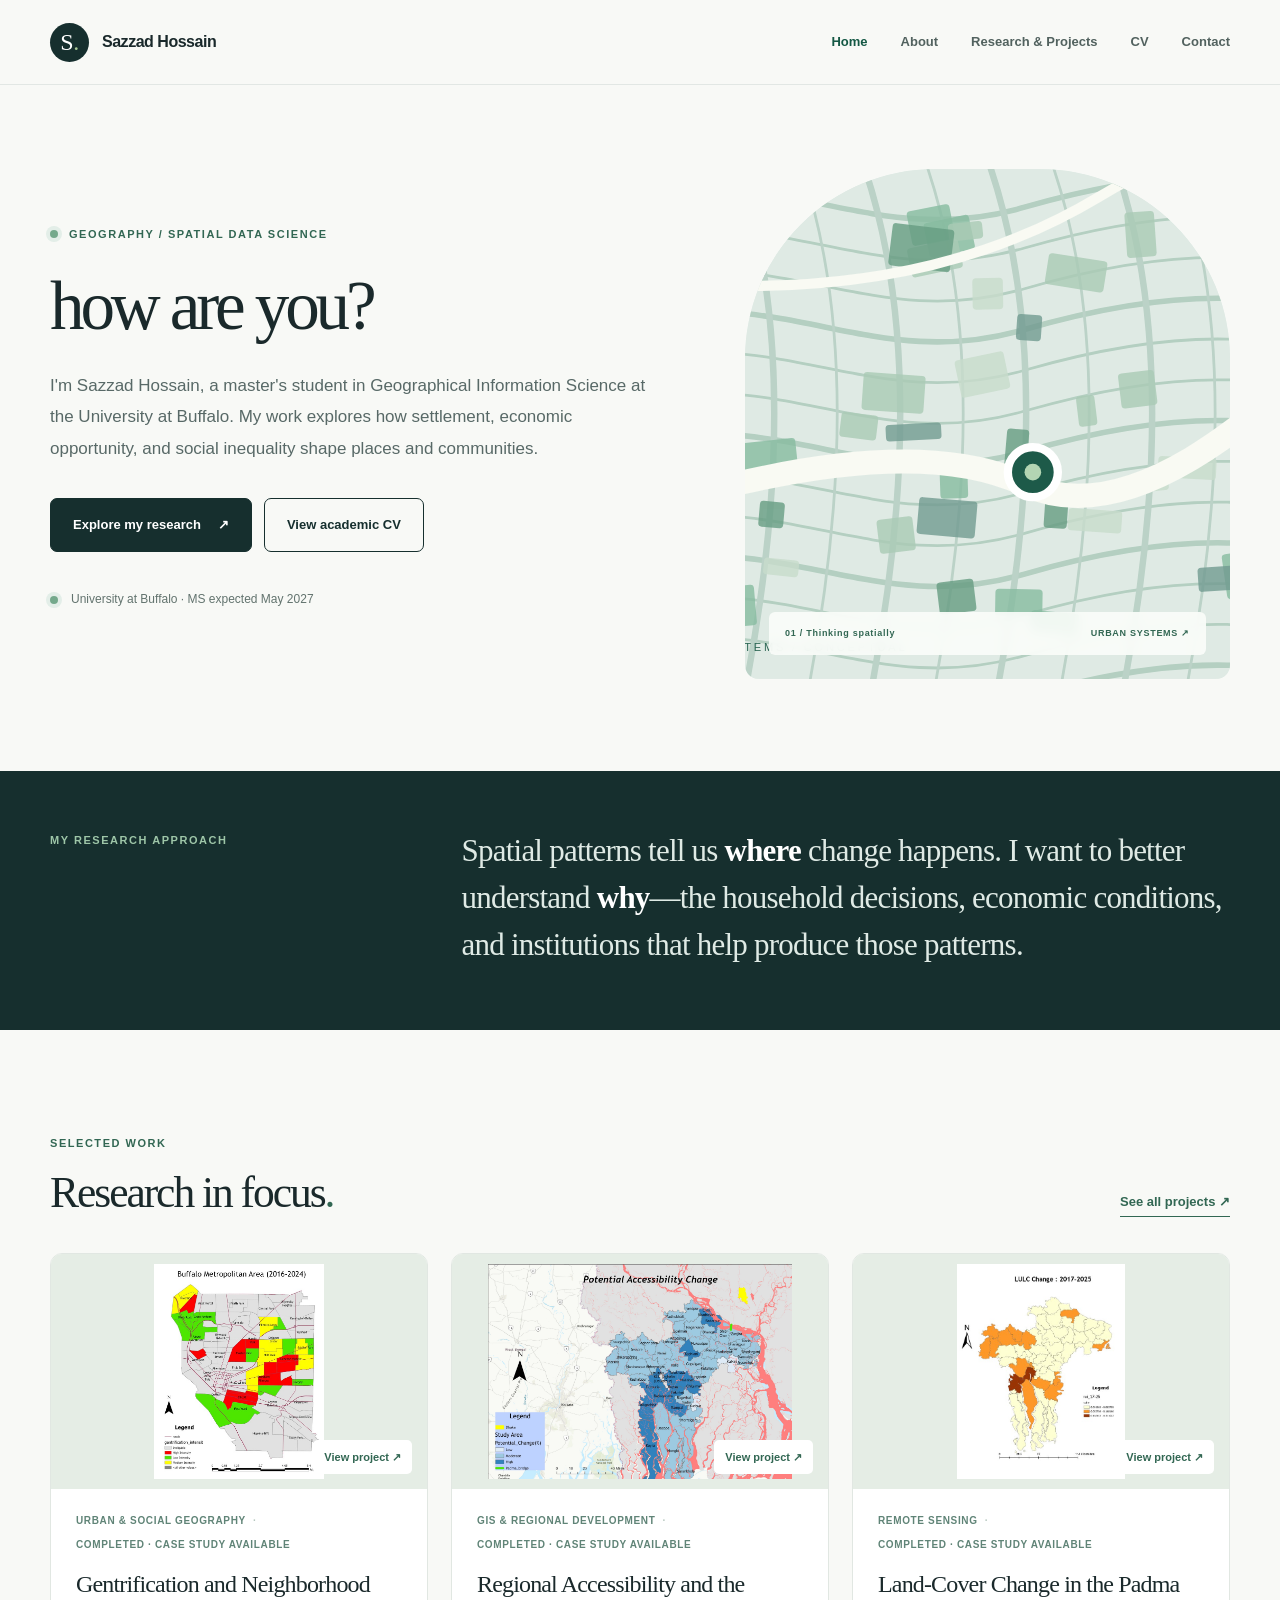
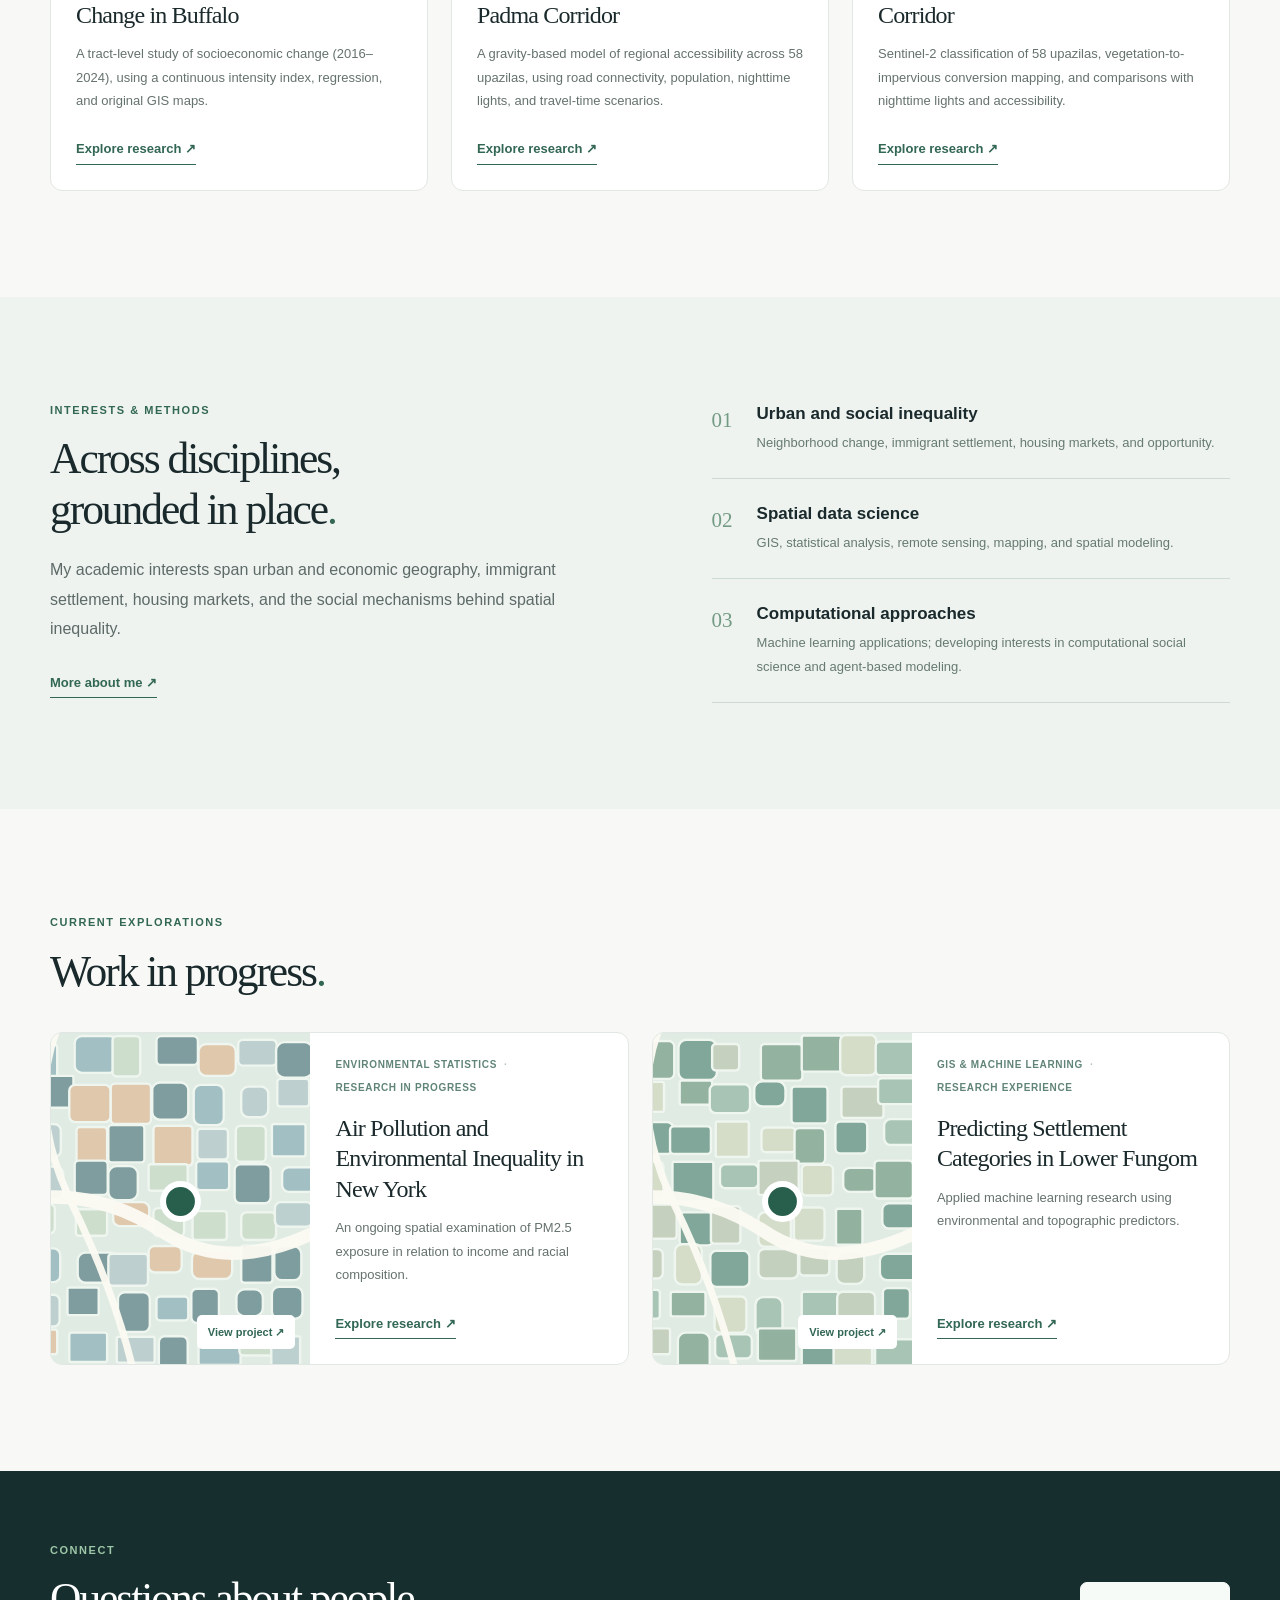
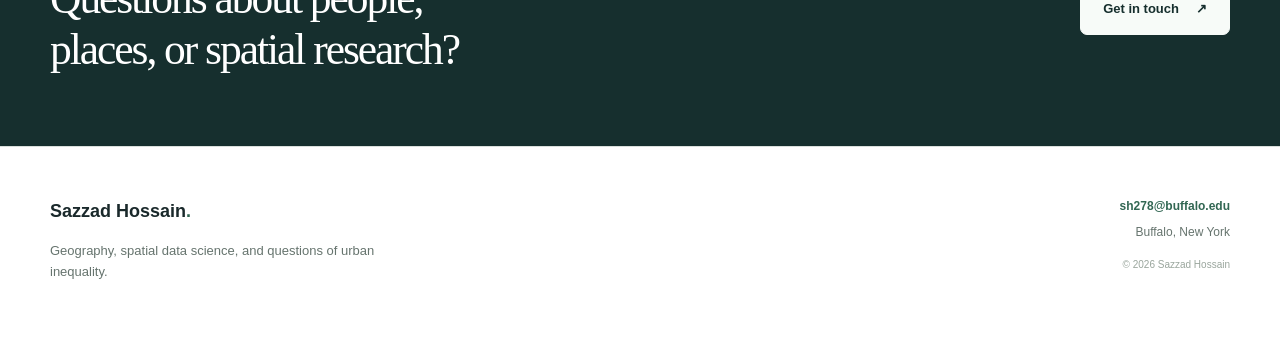
<file: index.html>
<!DOCTYPE html>

<html lang="en"><head><meta charset="utf-8"/><meta content="width=device-width, initial-scale=1" name="viewport"/><meta content="light" name="color-scheme"/><meta content="Academic research portfolio of Sazzad Hossain, University at Buffalo." name="description"/><title>Geography, Research and Spatial Data Science | Sazzad Hossain</title><link href="assets/styles.css" rel="stylesheet"/><link href="assets/favicon.svg" rel="icon" type="image/svg+xml"/></head><body><a class="skip-link" href="#main">Skip to content</a><header class="site-header"><div class="container header-inner"><a aria-label="Sazzad Hossain homepage" class="brand" href="index.html"><span aria-hidden="true" class="brand-symbol">S<span>.</span></span><span class="brand-name">Sazzad Hossain</span></a><button aria-controls="site-nav" aria-expanded="false" aria-label="Toggle navigation" class="mobile-menu"><span></span><span></span><span></span></button><nav aria-label="Main navigation" class="site-nav" id="site-nav"><a aria-current="page" class="nav-link active" href="index.html">Home</a><a class="nav-link" href="about.html">About</a><a class="nav-link" href="research.html">Research &amp; Projects</a><a class="nav-link" href="cv.html">CV</a><a class="nav-link" href="contact.html">Contact</a></nav></div></header><main id="main"><section class="hero"><div class="container hero-grid"><div class="hero-copy"><div class="eyebrow"><span class="eyebrow-dot"></span> GEOGRAPHY / SPATIAL DATA SCIENCE</div><h1>how are you?</h1><p class="hero-lead">I'm Sazzad Hossain, a master's student in Geographical Information Science at the University at Buffalo. My work explores how settlement, economic opportunity, and social inequality shape places and communities.</p><div class="button-row"><a class="button primary" href="research.html">Explore my research <span aria-hidden="true">↗</span></a><a class="button secondary" href="cv.html">View academic CV</a></div><p class="hero-note"><span aria-hidden="true" class="status-spark"></span> University at Buffalo · MS expected May 2027</p></div><div class="hero-visual"><img alt="Abstract original cartographic illustration of city blocks, roads and spatial relationships; not research data" src="assets/hero-map.svg"/><div class="hero-visual-caption"><span>01 / Thinking spatially</span><span>URBAN SYSTEMS ↗</span></div></div></div></section><section class="intro-strip"><div class="container intro-grid"><span class="section-kicker">MY RESEARCH APPROACH</span><p>Spatial patterns tell us <strong>where</strong> change happens. I want to better understand <strong>why</strong>—the household decisions, economic conditions, and institutions that help produce those patterns.</p></div></section><section class="section"><div class="container"><div class="section-heading"><div><span class="section-kicker">SELECTED WORK</span><h2>Research in focus<span class="accent">.</span></h2></div><a class="text-link section-action" href="research.html">See all projects <span aria-hidden="true">↗</span></a></div><div class="project-grid"><article class="project-card" data-category="Urban &amp; Social Geography"><a class="project-cover research-map-cover" href="projects/buffalo-neighborhood-change.html"><img alt="Original research map showing Buffalo gentrification intensity from 2016 to 2024, with red, yellow, green and gray categories." loading="lazy" src="assets/research/buffalo-gentrification/gentrification-intensity.jpg"/><span class="cover-hint">View project <span aria-hidden="true">↗</span></span></a><div class="project-body"><div class="project-meta"><span>Urban &amp; Social Geography</span><span class="meta-dot">·</span><span>Completed · Case study available</span></div><h3><a href="projects/buffalo-neighborhood-change.html">Gentrification and Neighborhood Change in Buffalo</a></h3><p>A tract-level study of socioeconomic change (2016–2024), using a continuous intensity index, regression, and original GIS maps.</p><a class="text-link" href="projects/buffalo-neighborhood-change.html">Explore research <span aria-hidden="true">↗</span></a></div></article><article class="project-card" data-category="GIS &amp; Regional Development"><a class="project-cover research-map-cover" href="projects/padma-accessibility.html"><img alt="Original study map of modeled potential accessibility change across southern Bangladesh, 2015 to 2025" loading="lazy" src="assets/research/padma-accessibility/accessibility-change.jpg"/><span class="cover-hint">View project <span aria-hidden="true">↗</span></span></a><div class="project-body"><div class="project-meta"><span>GIS &amp; Regional Development</span><span class="meta-dot">·</span><span>Completed · Case study available</span></div><h3><a href="projects/padma-accessibility.html">Regional Accessibility and the Padma Corridor</a></h3><p>A gravity-based model of regional accessibility across 58 upazilas, using road connectivity, population, nighttime lights, and travel-time scenarios.</p><a class="text-link" href="projects/padma-accessibility.html">Explore research <span aria-hidden="true">↗</span></a></div></article><article class="project-card" data-category="Remote Sensing"><a class="project-cover research-map-cover" href="projects/padma-land-cover.html"><img alt="Original upazila-level map of vegetation-to-impervious land-cover conversion rates, 2017 to 2025, southwest Bangladesh" loading="lazy" src="assets/research/padma-land-cover/conversion-rate.jpg"/><span class="cover-hint">View project <span aria-hidden="true">↗</span></span></a><div class="project-body"><div class="project-meta"><span>Remote Sensing</span><span class="meta-dot">·</span><span>Completed · Case study available</span></div><h3><a href="projects/padma-land-cover.html">Land-Cover Change in the Padma Corridor</a></h3><p>Sentinel-2 classification of 58 upazilas, vegetation-to-impervious conversion mapping, and comparisons with nighttime lights and accessibility.</p><a class="text-link" href="projects/padma-land-cover.html">Explore research <span aria-hidden="true">↗</span></a></div></article></div></div></section><section class="section muted-section"><div class="container two-col"><div><span class="section-kicker">INTERESTS &amp; METHODS</span><h2>Across disciplines,<br/>grounded in place<span class="accent">.</span></h2><p class="wide-text">My academic interests span urban and economic geography, immigrant settlement, housing markets, and the social mechanisms behind spatial inequality.</p><a class="text-link" href="about.html">More about me <span aria-hidden="true">↗</span></a></div><div class="topic-list"><div><span class="topic-number">01</span><div><h3>Urban and social inequality</h3><p>Neighborhood change, immigrant settlement, housing markets, and opportunity.</p></div></div><div><span class="topic-number">02</span><div><h3>Spatial data science</h3><p>GIS, statistical analysis, remote sensing, mapping, and spatial modeling.</p></div></div><div><span class="topic-number">03</span><div><h3>Computational approaches</h3><p>Machine learning applications; developing interests in computational social science and agent-based modeling.</p></div></div></div></div></section><section class="section"><div class="container"><div class="section-heading"><div><span class="section-kicker">CURRENT EXPLORATIONS</span><h2>Work in progress<span class="accent">.</span></h2></div></div><div class="project-grid two-cards"><article class="project-card" data-category="Environmental Statistics"><a class="project-cover" href="projects/ny-pm25.html"><img alt="Decorative cartographic artwork for Air Pollution and Environmental Inequality in New York" loading="lazy" src="assets/pollution.svg"/><span class="cover-hint">View project <span aria-hidden="true">↗</span></span></a><div class="project-body"><div class="project-meta"><span>Environmental Statistics</span><span class="meta-dot">·</span><span>Research in progress</span></div><h3><a href="projects/ny-pm25.html">Air Pollution and Environmental Inequality in New York</a></h3><p>An ongoing spatial examination of PM2.5 exposure in relation to income and racial composition.</p><a class="text-link" href="projects/ny-pm25.html">Explore research <span aria-hidden="true">↗</span></a></div></article><article class="project-card" data-category="GIS &amp; Machine Learning"><a class="project-cover" href="projects/settlement-modeling.html"><img alt="Decorative cartographic artwork for Predicting Settlement Categories in Lower Fungom" loading="lazy" src="assets/terrain.svg"/><span class="cover-hint">View project <span aria-hidden="true">↗</span></span></a><div class="project-body"><div class="project-meta"><span>GIS &amp; Machine Learning</span><span class="meta-dot">·</span><span>Research experience</span></div><h3><a href="projects/settlement-modeling.html">Predicting Settlement Categories in Lower Fungom</a></h3><p>Applied machine learning research using environmental and topographic predictors.</p><a class="text-link" href="projects/settlement-modeling.html">Explore research <span aria-hidden="true">↗</span></a></div></article></div></div></section><section class="contact-cta"><div class="container cta-inner"><div><span class="section-kicker">CONNECT</span><h2>Questions about people,<br/>places, or spatial research?</h2></div><a class="button light" href="contact.html">Get in touch <span aria-hidden="true">↗</span></a></div></section></main><footer class="site-footer"><div class="container footer-grid"><div><a class="footer-title" href="index.html">Sazzad Hossain<span class="accent">.</span></a><p>Geography, spatial data science, and questions of urban inequality.</p></div><div class="footer-right"><a href="mailto:sh278@buffalo.edu">sh278@buffalo.edu</a><span>Buffalo, New York</span><small>© <span id="copyright-year">2026</span> Sazzad Hossain</small></div></div></footer><script defer="" src="assets/site.js"></script></body></html>
</file>
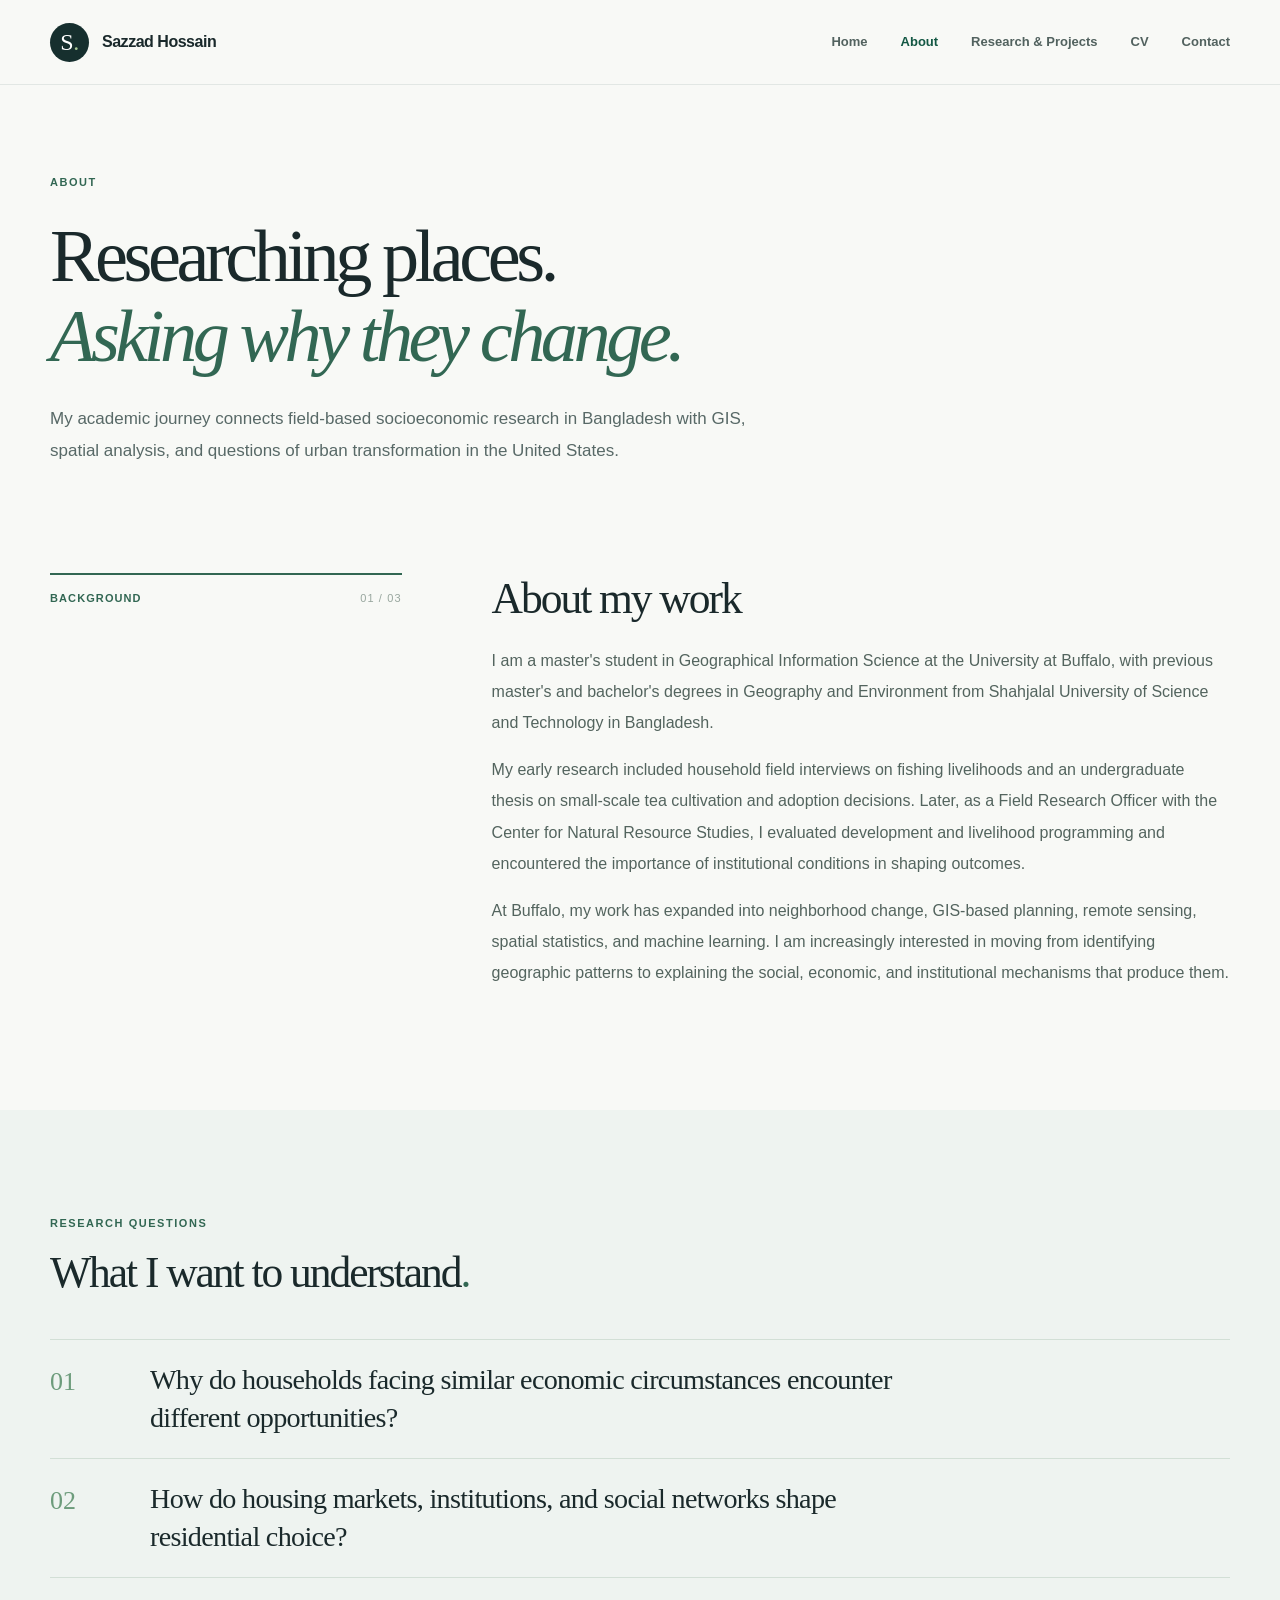
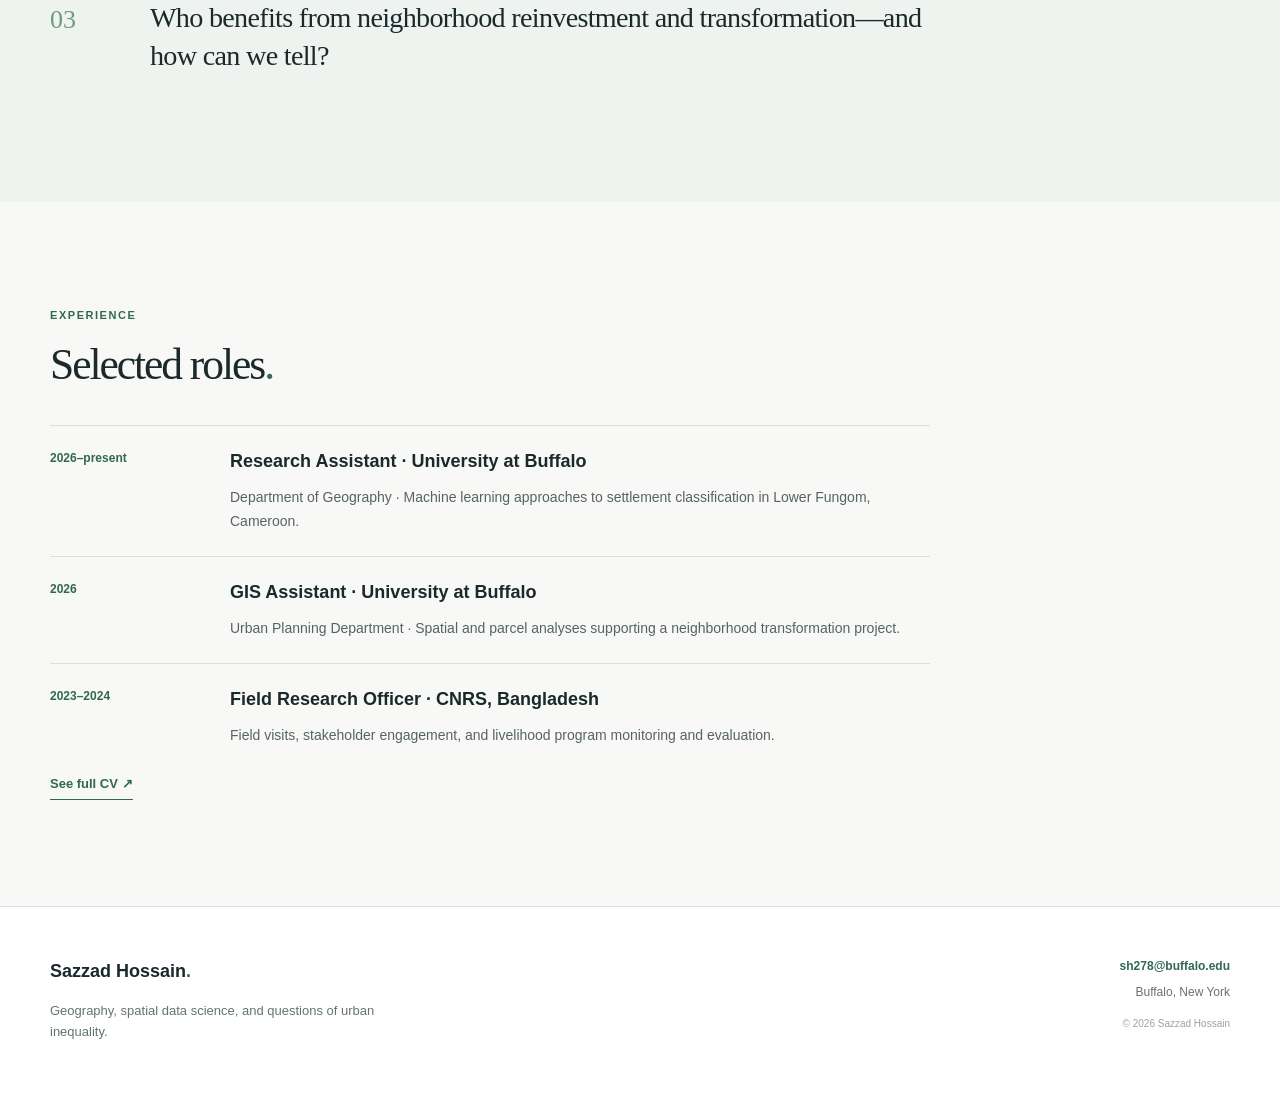
<file: about.html>
<!DOCTYPE html><html lang="en"><head><meta charset="utf-8"><meta name="viewport" content="width=device-width, initial-scale=1"><meta name="color-scheme" content="light"><meta name="description" content="About Sazzad Hossain, geographer and spatial data researcher."><title>About | Sazzad Hossain</title><link rel="stylesheet" href="assets/styles.css"><link rel="icon" href="assets/favicon.svg" type="image/svg+xml"></head><body><a class="skip-link" href="#main">Skip to content</a><header class="site-header"><div class="container header-inner"><a class="brand" href="index.html" aria-label="Sazzad Hossain homepage"><span class="brand-symbol" aria-hidden="true">S<span>.</span></span><span class="brand-name">Sazzad Hossain</span></a><button class="mobile-menu" aria-label="Toggle navigation" aria-expanded="false" aria-controls="site-nav"><span></span><span></span><span></span></button><nav id="site-nav" class="site-nav" aria-label="Main navigation"><a class="nav-link " href="index.html" >Home</a><a class="nav-link active" href="about.html" aria-current="page">About</a><a class="nav-link " href="research.html" >Research & Projects</a><a class="nav-link " href="cv.html" >CV</a><a class="nav-link " href="contact.html" >Contact</a></nav></div></header><main id="main"><section class="page-hero container"><span class="section-kicker">ABOUT</span><h1>Researching places.<br><em>Asking why they change.</em></h1><p class="page-lead">My academic journey connects field-based socioeconomic research in Bangladesh with GIS, spatial analysis, and questions of urban transformation in the United States.</p></section><section class="section tight"><div class="container text-layout"><div class="side-note">BACKGROUND <span>01 / 03</span></div><div class="prose"><h2>About my work</h2><p>I am a master's student in Geographical Information Science at the University at Buffalo, with previous master's and bachelor's degrees in Geography and Environment from Shahjalal University of Science and Technology in Bangladesh.</p><p>My early research included household field interviews on fishing livelihoods and an undergraduate thesis on small-scale tea cultivation and adoption decisions. Later, as a Field Research Officer with the Center for Natural Resource Studies, I evaluated development and livelihood programming and encountered the importance of institutional conditions in shaping outcomes.</p><p>At Buffalo, my work has expanded into neighborhood change, GIS-based planning, remote sensing, spatial statistics, and machine learning. I am increasingly interested in moving from identifying geographic patterns to explaining the social, economic, and institutional mechanisms that produce them.</p></div></div></section><section class="section muted-section"><div class="container"><span class="section-kicker">RESEARCH QUESTIONS</span><h2>What I want to understand<span class="accent">.</span></h2><div class="question-list"><div><span>01</span><h3>Why do households facing similar economic circumstances encounter different opportunities?</h3></div><div><span>02</span><h3>How do housing markets, institutions, and social networks shape residential choice?</h3></div><div><span>03</span><h3>Who benefits from neighborhood reinvestment and transformation—and how can we tell?</h3></div></div></div></section><section class="section"><div class="container"><div class="section-heading"><div><span class="section-kicker">EXPERIENCE</span><h2>Selected roles<span class="accent">.</span></h2></div></div><div class="timeline"><div><span>2026–present</span><h3>Research Assistant · University at Buffalo</h3><p>Department of Geography · Machine learning approaches to settlement classification in Lower Fungom, Cameroon.</p></div><div><span>2026</span><h3>GIS Assistant · University at Buffalo</h3><p>Urban Planning Department · Spatial and parcel analyses supporting a neighborhood transformation project.</p></div><div><span>2023–2024</span><h3>Field Research Officer · CNRS, Bangladesh</h3><p>Field visits, stakeholder engagement, and livelihood program monitoring and evaluation.</p></div></div><a class="text-link" href="cv.html">See full CV <span aria-hidden="true">↗</span></a></div></section></main><footer class="site-footer"><div class="container footer-grid"><div><a href="index.html" class="footer-title">Sazzad Hossain<span class="accent">.</span></a><p>Geography, spatial data science, and questions of urban inequality.</p></div><div class="footer-right"><a href="mailto:sh278@buffalo.edu">sh278@buffalo.edu</a><span>Buffalo, New York</span><small>© <span id="copyright-year">2026</span> Sazzad Hossain</small></div></div></footer><script src="assets/site.js" defer></script></body></html>
</file>
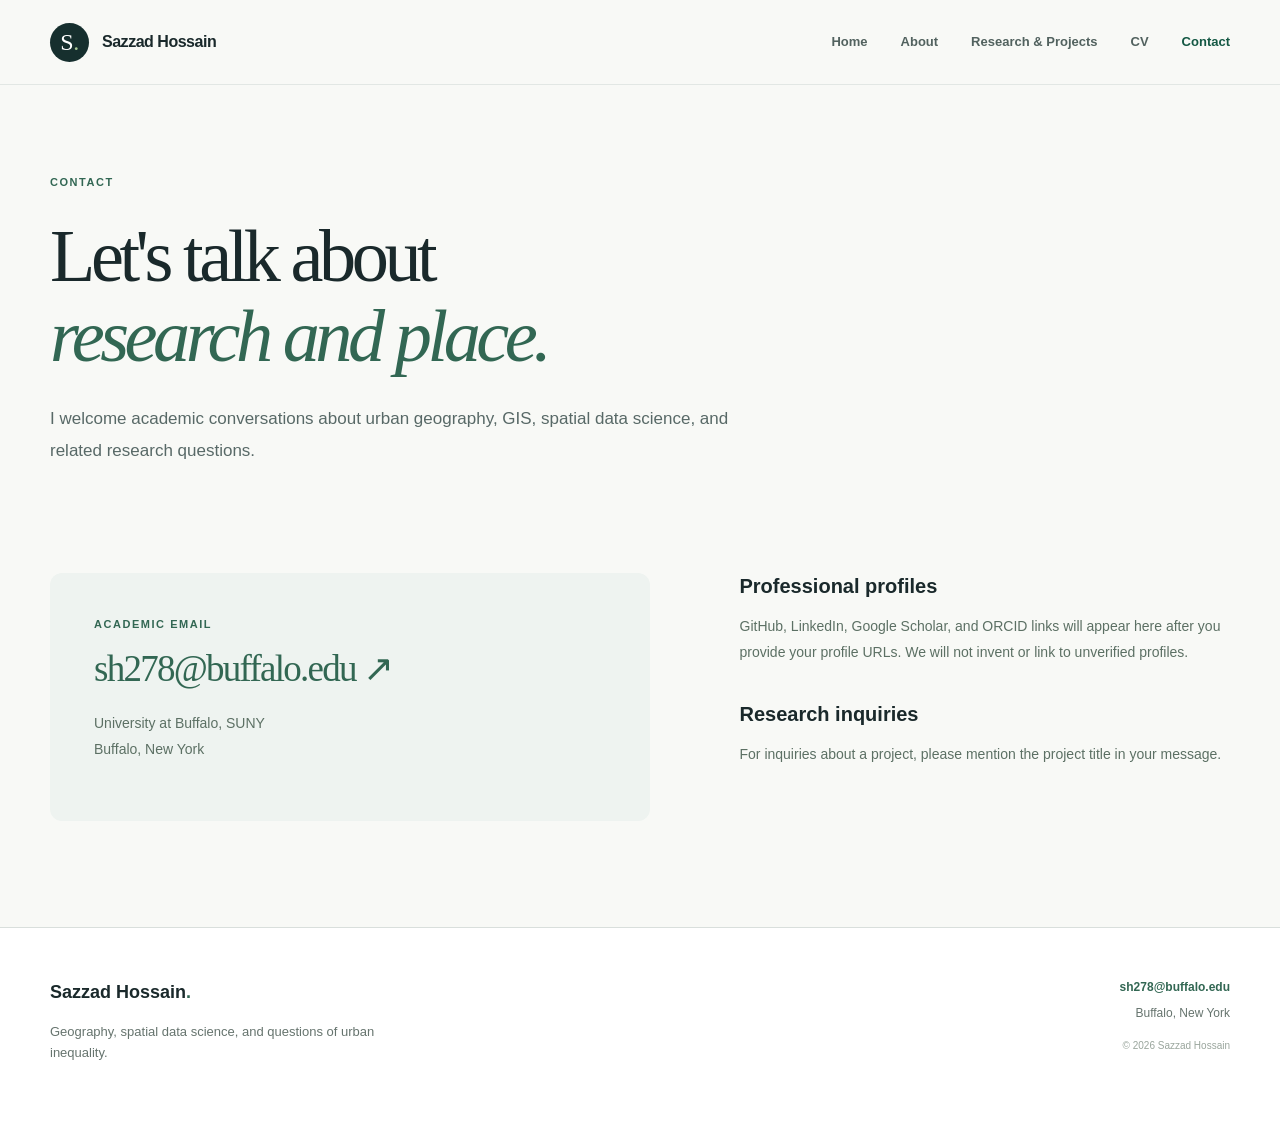
<file: contact.html>
<!DOCTYPE html><html lang="en"><head><meta charset="utf-8"><meta name="viewport" content="width=device-width, initial-scale=1"><meta name="color-scheme" content="light"><meta name="description" content="Contact Sazzad Hossain for academic research inquiries."><title>Contact | Sazzad Hossain</title><link rel="stylesheet" href="assets/styles.css"><link rel="icon" href="assets/favicon.svg" type="image/svg+xml"></head><body><a class="skip-link" href="#main">Skip to content</a><header class="site-header"><div class="container header-inner"><a class="brand" href="index.html" aria-label="Sazzad Hossain homepage"><span class="brand-symbol" aria-hidden="true">S<span>.</span></span><span class="brand-name">Sazzad Hossain</span></a><button class="mobile-menu" aria-label="Toggle navigation" aria-expanded="false" aria-controls="site-nav"><span></span><span></span><span></span></button><nav id="site-nav" class="site-nav" aria-label="Main navigation"><a class="nav-link " href="index.html" >Home</a><a class="nav-link " href="about.html" >About</a><a class="nav-link " href="research.html" >Research & Projects</a><a class="nav-link " href="cv.html" >CV</a><a class="nav-link active" href="contact.html" aria-current="page">Contact</a></nav></div></header><main id="main"><section class="page-hero container"><span class="section-kicker">CONTACT</span><h1>Let's talk about<br><em>research and place.</em></h1><p class="page-lead">I welcome academic conversations about urban geography, GIS, spatial data science, and related research questions.</p></section><section class="section tight"><div class="container contact-layout"><div class="contact-block"><span class="section-kicker">ACADEMIC EMAIL</span><h2><a href="mailto:sh278@buffalo.edu">sh278@buffalo.edu ↗</a></h2><p>University at Buffalo, SUNY<br>Buffalo, New York</p></div><div class="contact-aside"><h3>Professional profiles</h3><p>GitHub, LinkedIn, Google Scholar, and ORCID links will appear here after you provide your profile URLs. We will not invent or link to unverified profiles.</p><h3>Research inquiries</h3><p>For inquiries about a project, please mention the project title in your message.</p></div></div></section></main><footer class="site-footer"><div class="container footer-grid"><div><a href="index.html" class="footer-title">Sazzad Hossain<span class="accent">.</span></a><p>Geography, spatial data science, and questions of urban inequality.</p></div><div class="footer-right"><a href="mailto:sh278@buffalo.edu">sh278@buffalo.edu</a><span>Buffalo, New York</span><small>© <span id="copyright-year">2026</span> Sazzad Hossain</small></div></div></footer><script src="assets/site.js" defer></script></body></html>
</file>
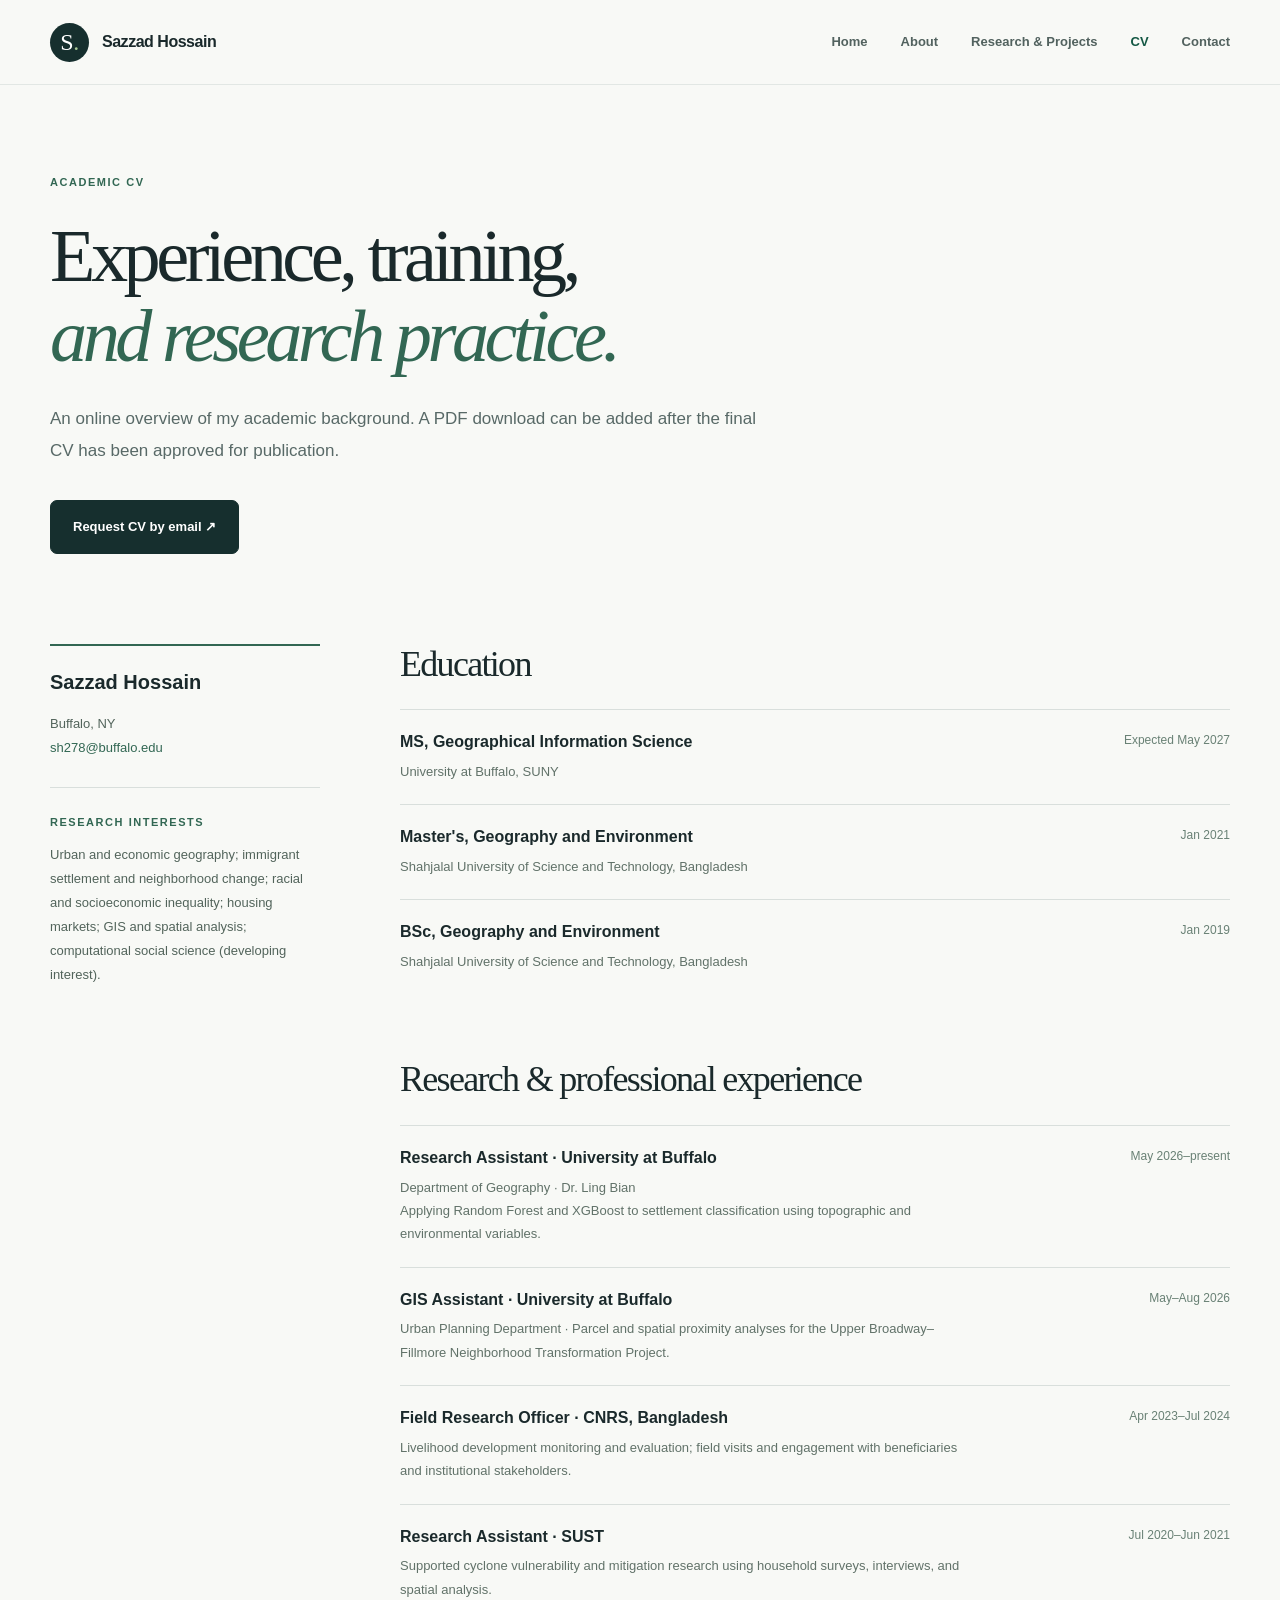
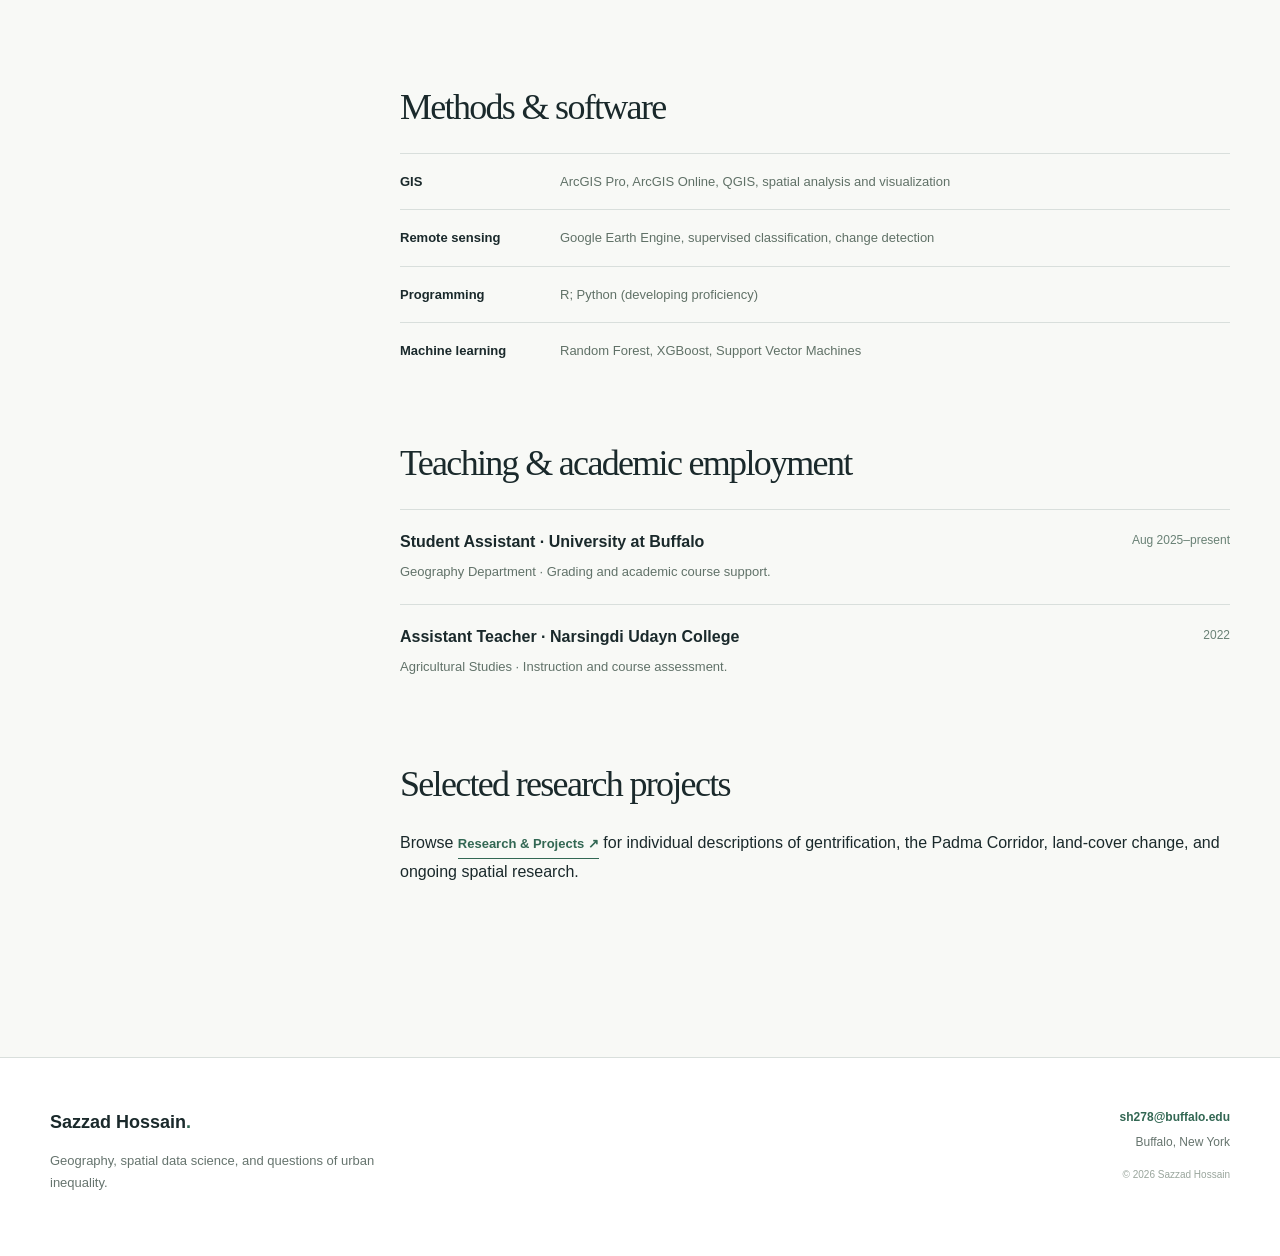
<file: cv.html>
<!DOCTYPE html><html lang="en"><head><meta charset="utf-8"><meta name="viewport" content="width=device-width, initial-scale=1"><meta name="color-scheme" content="light"><meta name="description" content="Academic CV, education, research experience, methods, and roles."><title>Academic CV | Sazzad Hossain</title><link rel="stylesheet" href="assets/styles.css"><link rel="icon" href="assets/favicon.svg" type="image/svg+xml"></head><body><a class="skip-link" href="#main">Skip to content</a><header class="site-header"><div class="container header-inner"><a class="brand" href="index.html" aria-label="Sazzad Hossain homepage"><span class="brand-symbol" aria-hidden="true">S<span>.</span></span><span class="brand-name">Sazzad Hossain</span></a><button class="mobile-menu" aria-label="Toggle navigation" aria-expanded="false" aria-controls="site-nav"><span></span><span></span><span></span></button><nav id="site-nav" class="site-nav" aria-label="Main navigation"><a class="nav-link " href="index.html" >Home</a><a class="nav-link " href="about.html" >About</a><a class="nav-link " href="research.html" >Research & Projects</a><a class="nav-link active" href="cv.html" aria-current="page">CV</a><a class="nav-link " href="contact.html" >Contact</a></nav></div></header><main id="main"><section class="page-hero container"><span class="section-kicker">ACADEMIC CV</span><h1>Experience, training,<br><em>and research practice.</em></h1><p class="page-lead">An online overview of my academic background. A PDF download can be added after the final CV has been approved for publication.</p><div class="button-row"><a class="button primary" href="mailto:sh278@buffalo.edu?subject=Academic%20CV%20request">Request CV by email ↗</a></div></section><section class="section tight"><div class="container cv-layout"><aside class="cv-sidebar"><strong>Sazzad Hossain</strong><p>Buffalo, NY<br><a href="mailto:sh278@buffalo.edu">sh278@buffalo.edu</a></p><hr><span class="section-kicker">RESEARCH INTERESTS</span><p>Urban and economic geography; immigrant settlement and neighborhood change; racial and socioeconomic inequality; housing markets; GIS and spatial analysis; computational social science (developing interest).</p></aside><div class="cv-content"><section><h2>Education</h2><div class="cv-item"><div><h3>MS, Geographical Information Science</h3><p>University at Buffalo, SUNY</p></div><span>Expected May 2027</span></div><div class="cv-item"><div><h3>Master's, Geography and Environment</h3><p>Shahjalal University of Science and Technology, Bangladesh</p></div><span>Jan 2021</span></div><div class="cv-item"><div><h3>BSc, Geography and Environment</h3><p>Shahjalal University of Science and Technology, Bangladesh</p></div><span>Jan 2019</span></div></section><section><h2>Research & professional experience</h2><div class="cv-item"><div><h3>Research Assistant · University at Buffalo</h3><p>Department of Geography · Dr. Ling Bian<br>Applying Random Forest and XGBoost to settlement classification using topographic and environmental variables.</p></div><span>May 2026–present</span></div><div class="cv-item"><div><h3>GIS Assistant · University at Buffalo</h3><p>Urban Planning Department · Parcel and spatial proximity analyses for the Upper Broadway–Fillmore Neighborhood Transformation Project.</p></div><span>May–Aug 2026</span></div><div class="cv-item"><div><h3>Field Research Officer · CNRS, Bangladesh</h3><p>Livelihood development monitoring and evaluation; field visits and engagement with beneficiaries and institutional stakeholders.</p></div><span>Apr 2023–Jul 2024</span></div><div class="cv-item"><div><h3>Research Assistant · SUST</h3><p>Supported cyclone vulnerability and mitigation research using household surveys, interviews, and spatial analysis.</p></div><span>Jul 2020–Jun 2021</span></div></section><section><h2>Methods & software</h2><div class="skills-list"><div><strong>GIS</strong><span>ArcGIS Pro, ArcGIS Online, QGIS, spatial analysis and visualization</span></div><div><strong>Remote sensing</strong><span>Google Earth Engine, supervised classification, change detection</span></div><div><strong>Programming</strong><span>R; Python (developing proficiency)</span></div><div><strong>Machine learning</strong><span>Random Forest, XGBoost, Support Vector Machines</span></div></div></section><section><h2>Teaching & academic employment</h2><div class="cv-item"><div><h3>Student Assistant · University at Buffalo</h3><p>Geography Department · Grading and academic course support.</p></div><span>Aug 2025–present</span></div><div class="cv-item"><div><h3>Assistant Teacher · Narsingdi Udayn College</h3><p>Agricultural Studies · Instruction and course assessment.</p></div><span>2022</span></div></section><section><h2>Selected research projects</h2><p>Browse <a class="text-link" href="research.html">Research & Projects ↗</a> for individual descriptions of gentrification, the Padma Corridor, land-cover change, and ongoing spatial research.</p></section></div></div></section></main><footer class="site-footer"><div class="container footer-grid"><div><a href="index.html" class="footer-title">Sazzad Hossain<span class="accent">.</span></a><p>Geography, spatial data science, and questions of urban inequality.</p></div><div class="footer-right"><a href="mailto:sh278@buffalo.edu">sh278@buffalo.edu</a><span>Buffalo, New York</span><small>© <span id="copyright-year">2026</span> Sazzad Hossain</small></div></div></footer><script src="assets/site.js" defer></script></body></html>
</file>
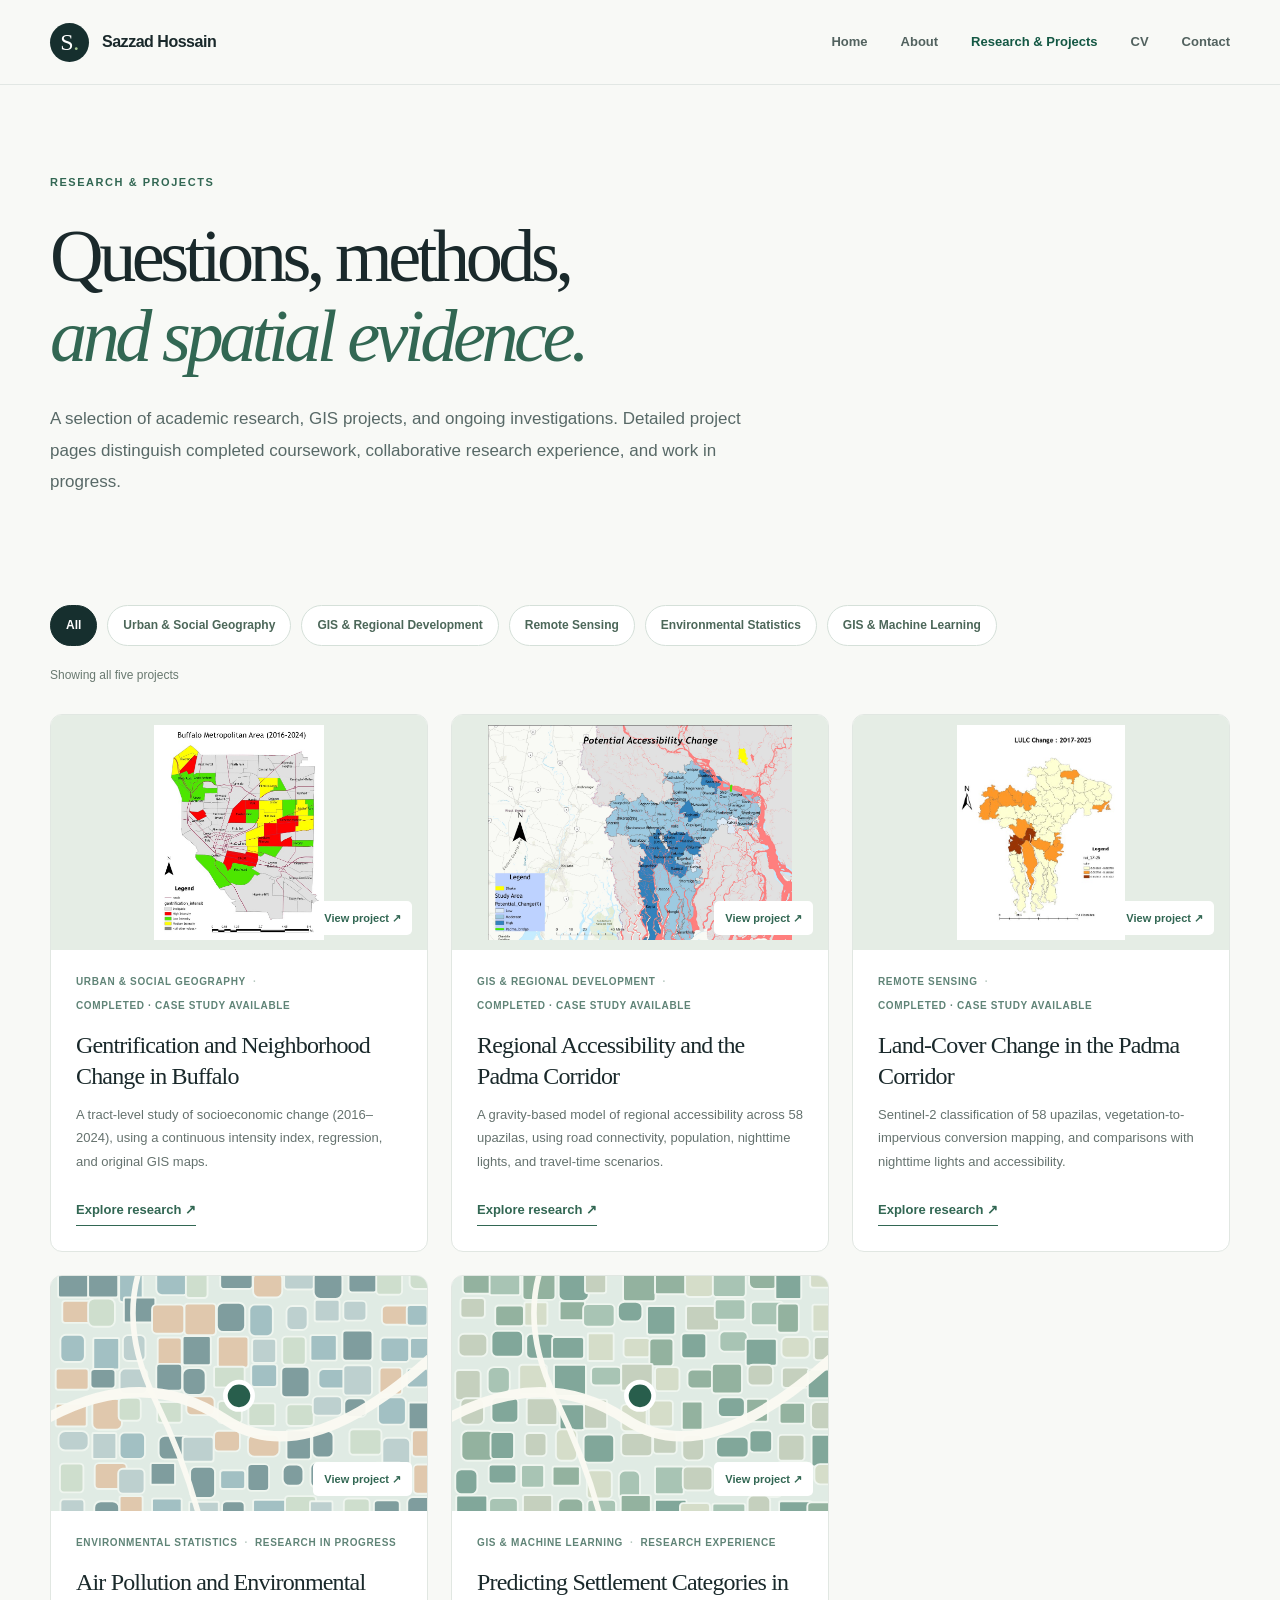
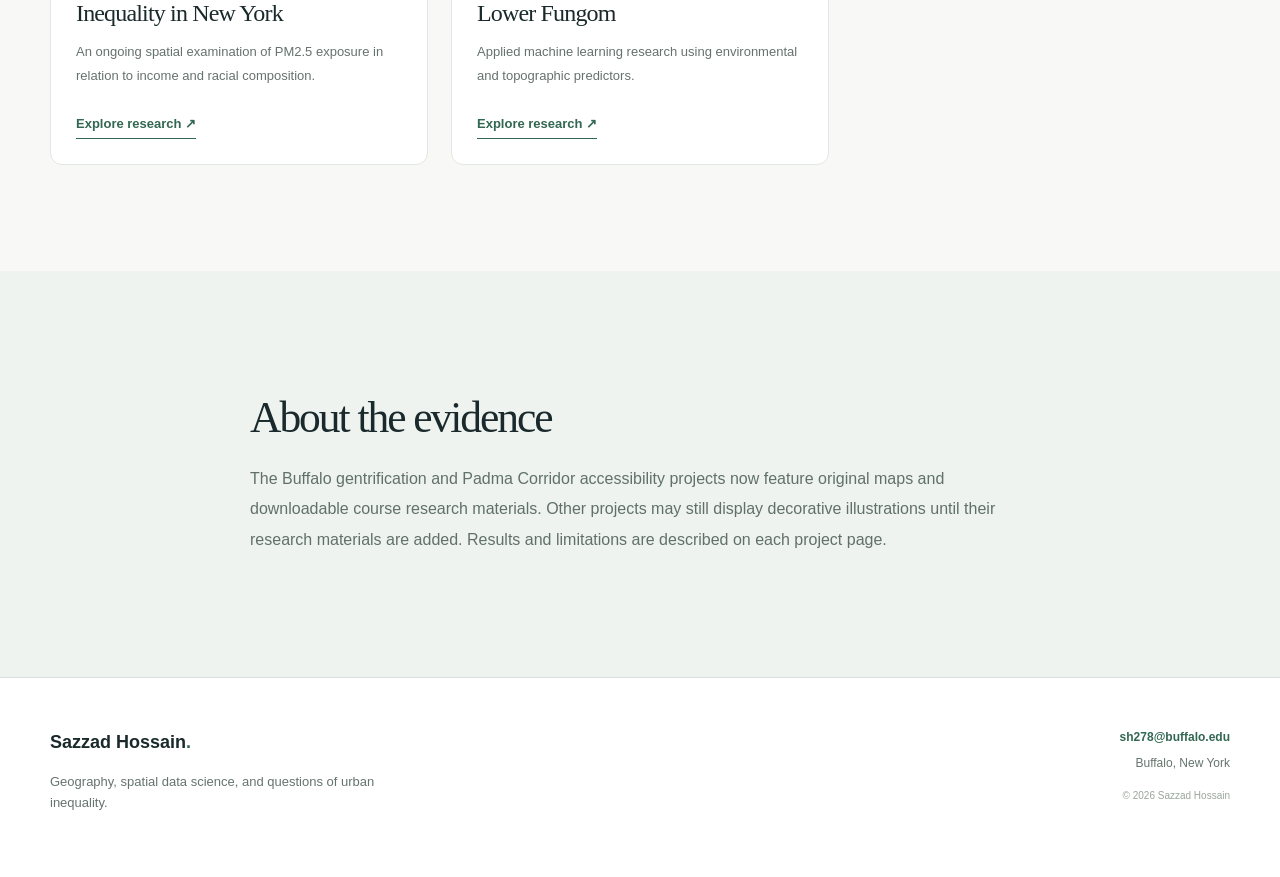
<file: research.html>
<!DOCTYPE html>

<html lang="en"><head><meta charset="utf-8"/><meta content="width=device-width, initial-scale=1" name="viewport"/><meta content="light" name="color-scheme"/><meta content="Urban geography, GIS, remote sensing, environmental statistics, and applied machine learning projects." name="description"/><title>Research and Projects | Sazzad Hossain</title><link href="assets/styles.css" rel="stylesheet"/><link href="assets/favicon.svg" rel="icon" type="image/svg+xml"/></head><body><a class="skip-link" href="#main">Skip to content</a><header class="site-header"><div class="container header-inner"><a aria-label="Sazzad Hossain homepage" class="brand" href="index.html"><span aria-hidden="true" class="brand-symbol">S<span>.</span></span><span class="brand-name">Sazzad Hossain</span></a><button aria-controls="site-nav" aria-expanded="false" aria-label="Toggle navigation" class="mobile-menu"><span></span><span></span><span></span></button><nav aria-label="Main navigation" class="site-nav" id="site-nav"><a class="nav-link" href="index.html">Home</a><a class="nav-link" href="about.html">About</a><a aria-current="page" class="nav-link active" href="research.html">Research &amp; Projects</a><a class="nav-link" href="cv.html">CV</a><a class="nav-link" href="contact.html">Contact</a></nav></div></header><main id="main"><section class="page-hero container"><span class="section-kicker">RESEARCH &amp; PROJECTS</span><h1>Questions, methods,<br/><em>and spatial evidence.</em></h1><p class="page-lead">A selection of academic research, GIS projects, and ongoing investigations. Detailed project pages distinguish completed coursework, collaborative research experience, and work in progress.</p></section><section class="section tight"><div class="container"><div aria-label="Filter projects by topic" class="filters" role="group"><button aria-pressed="true" class="filter-chip selected" data-filter="All" type="button">All</button><button aria-pressed="false" class="filter-chip" data-filter="Urban &amp; Social Geography" type="button">Urban &amp; Social Geography</button><button aria-pressed="false" class="filter-chip" data-filter="GIS &amp; Regional Development" type="button">GIS &amp; Regional Development</button><button aria-pressed="false" class="filter-chip" data-filter="Remote Sensing" type="button">Remote Sensing</button><button aria-pressed="false" class="filter-chip" data-filter="Environmental Statistics" type="button">Environmental Statistics</button><button aria-pressed="false" class="filter-chip" data-filter="GIS &amp; Machine Learning" type="button">GIS &amp; Machine Learning</button></div><p aria-live="polite" class="filter-status">Showing all five projects</p><div class="project-grid" id="all-projects"><article class="project-card" data-category="Urban &amp; Social Geography"><a class="project-cover research-map-cover" href="projects/buffalo-neighborhood-change.html"><img alt="Original research map showing Buffalo gentrification intensity from 2016 to 2024, with red, yellow, green and gray categories." loading="lazy" src="assets/research/buffalo-gentrification/gentrification-intensity.jpg"/><span class="cover-hint">View project <span aria-hidden="true">↗</span></span></a><div class="project-body"><div class="project-meta"><span>Urban &amp; Social Geography</span><span class="meta-dot">·</span><span>Completed · Case study available</span></div><h3><a href="projects/buffalo-neighborhood-change.html">Gentrification and Neighborhood Change in Buffalo</a></h3><p>A tract-level study of socioeconomic change (2016–2024), using a continuous intensity index, regression, and original GIS maps.</p><a class="text-link" href="projects/buffalo-neighborhood-change.html">Explore research <span aria-hidden="true">↗</span></a></div></article><article class="project-card" data-category="GIS &amp; Regional Development"><a class="project-cover research-map-cover" href="projects/padma-accessibility.html"><img alt="Original study map of modeled potential accessibility change across southern Bangladesh, 2015 to 2025" loading="lazy" src="assets/research/padma-accessibility/accessibility-change.jpg"/><span class="cover-hint">View project <span aria-hidden="true">↗</span></span></a><div class="project-body"><div class="project-meta"><span>GIS &amp; Regional Development</span><span class="meta-dot">·</span><span>Completed · Case study available</span></div><h3><a href="projects/padma-accessibility.html">Regional Accessibility and the Padma Corridor</a></h3><p>A gravity-based model of regional accessibility across 58 upazilas, using road connectivity, population, nighttime lights, and travel-time scenarios.</p><a class="text-link" href="projects/padma-accessibility.html">Explore research <span aria-hidden="true">↗</span></a></div></article><article class="project-card" data-category="Remote Sensing"><a class="project-cover research-map-cover" href="projects/padma-land-cover.html"><img alt="Original upazila-level map of vegetation-to-impervious land-cover conversion rates, 2017 to 2025, southwest Bangladesh" loading="lazy" src="assets/research/padma-land-cover/conversion-rate.jpg"/><span class="cover-hint">View project <span aria-hidden="true">↗</span></span></a><div class="project-body"><div class="project-meta"><span>Remote Sensing</span><span class="meta-dot">·</span><span>Completed · Case study available</span></div><h3><a href="projects/padma-land-cover.html">Land-Cover Change in the Padma Corridor</a></h3><p>Sentinel-2 classification of 58 upazilas, vegetation-to-impervious conversion mapping, and comparisons with nighttime lights and accessibility.</p><a class="text-link" href="projects/padma-land-cover.html">Explore research <span aria-hidden="true">↗</span></a></div></article><article class="project-card" data-category="Environmental Statistics"><a class="project-cover" href="projects/ny-pm25.html"><img alt="Decorative cartographic artwork for Air Pollution and Environmental Inequality in New York" loading="lazy" src="assets/pollution.svg"/><span class="cover-hint">View project <span aria-hidden="true">↗</span></span></a><div class="project-body"><div class="project-meta"><span>Environmental Statistics</span><span class="meta-dot">·</span><span>Research in progress</span></div><h3><a href="projects/ny-pm25.html">Air Pollution and Environmental Inequality in New York</a></h3><p>An ongoing spatial examination of PM2.5 exposure in relation to income and racial composition.</p><a class="text-link" href="projects/ny-pm25.html">Explore research <span aria-hidden="true">↗</span></a></div></article><article class="project-card" data-category="GIS &amp; Machine Learning"><a class="project-cover" href="projects/settlement-modeling.html"><img alt="Decorative cartographic artwork for Predicting Settlement Categories in Lower Fungom" loading="lazy" src="assets/terrain.svg"/><span class="cover-hint">View project <span aria-hidden="true">↗</span></span></a><div class="project-body"><div class="project-meta"><span>GIS &amp; Machine Learning</span><span class="meta-dot">·</span><span>Research experience</span></div><h3><a href="projects/settlement-modeling.html">Predicting Settlement Categories in Lower Fungom</a></h3><p>Applied machine learning research using environmental and topographic predictors.</p><a class="text-link" href="projects/settlement-modeling.html">Explore research <span aria-hidden="true">↗</span></a></div></article></div></div></section><section class="section muted-section"><div class="container small-prose"><h2>About the evidence</h2><p>The Buffalo gentrification and Padma Corridor accessibility projects now feature original maps and downloadable course research materials. Other projects may still display decorative illustrations until their research materials are added. Results and limitations are described on each project page.</p></div></section></main><footer class="site-footer"><div class="container footer-grid"><div><a class="footer-title" href="index.html">Sazzad Hossain<span class="accent">.</span></a><p>Geography, spatial data science, and questions of urban inequality.</p></div><div class="footer-right"><a href="mailto:sh278@buffalo.edu">sh278@buffalo.edu</a><span>Buffalo, New York</span><small>© <span id="copyright-year">2026</span> Sazzad Hossain</small></div></div></footer><script defer="" src="assets/site.js"></script></body></html>
</file>
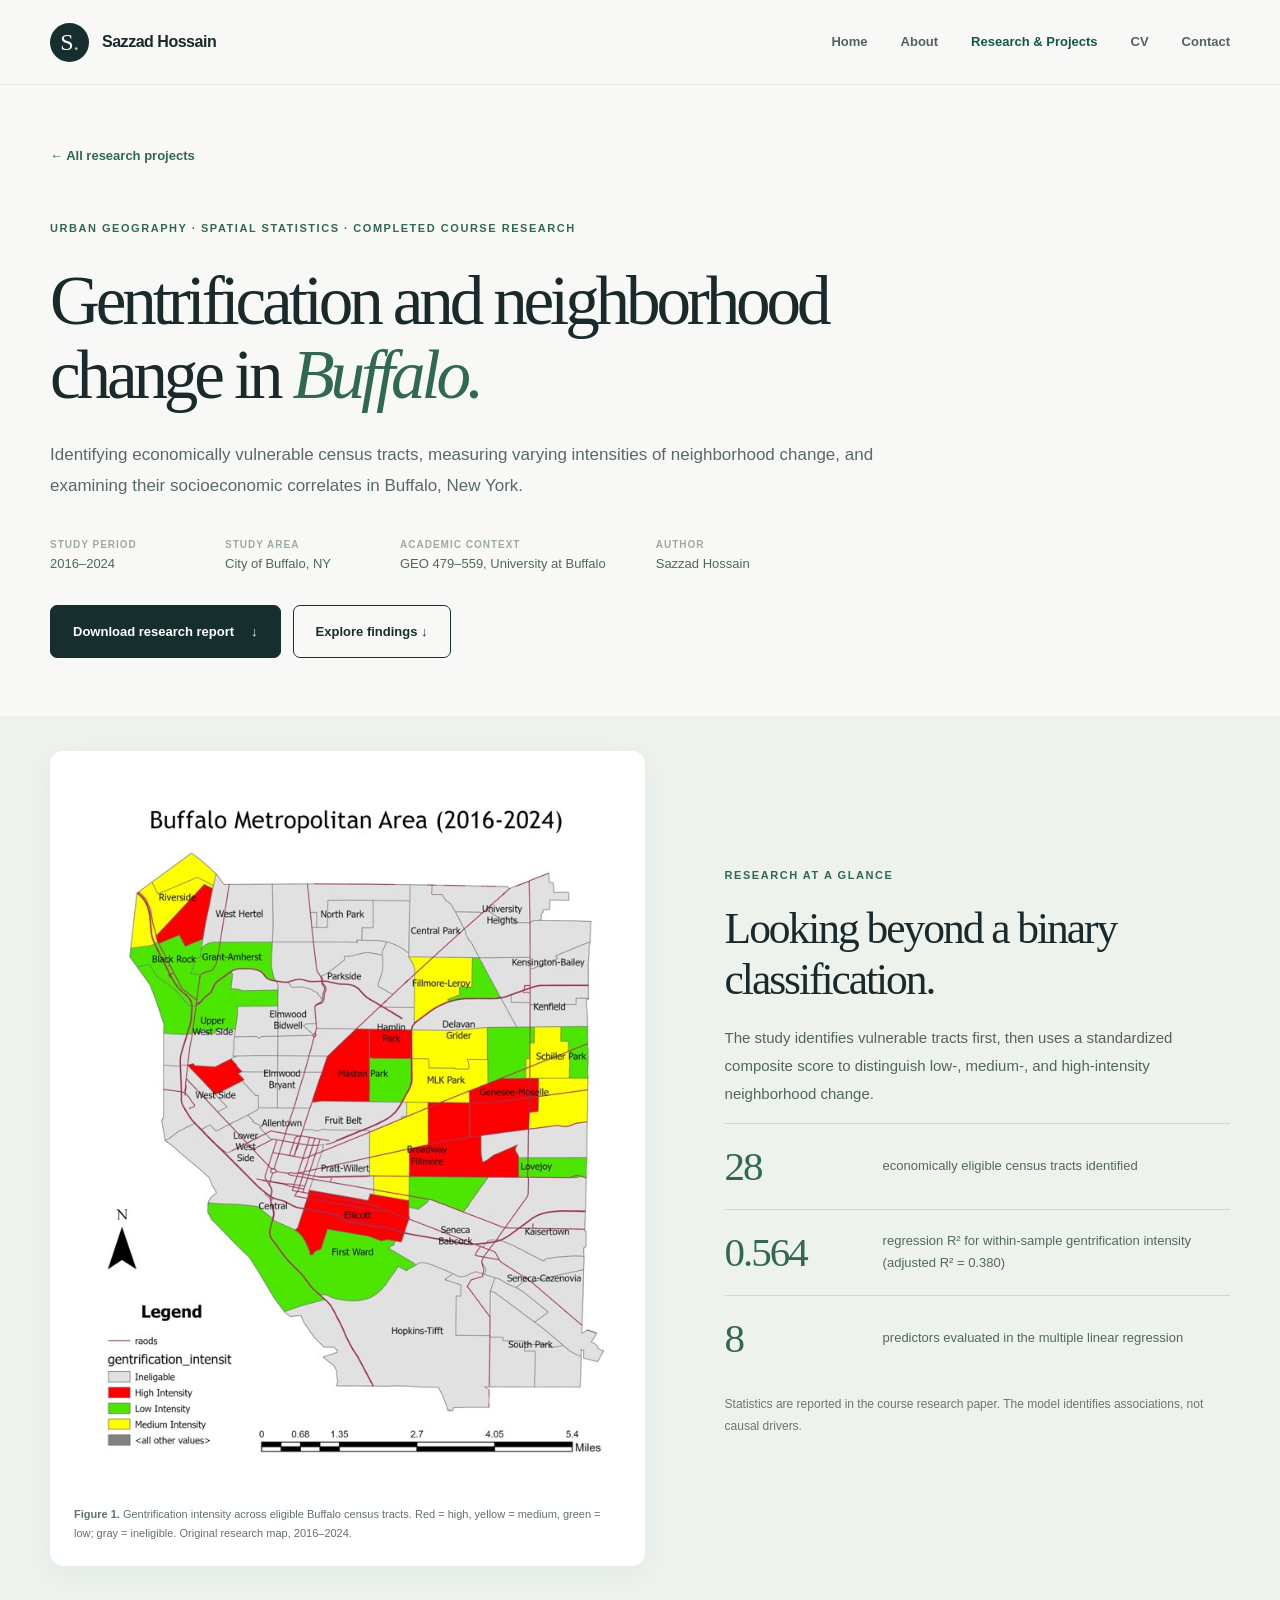
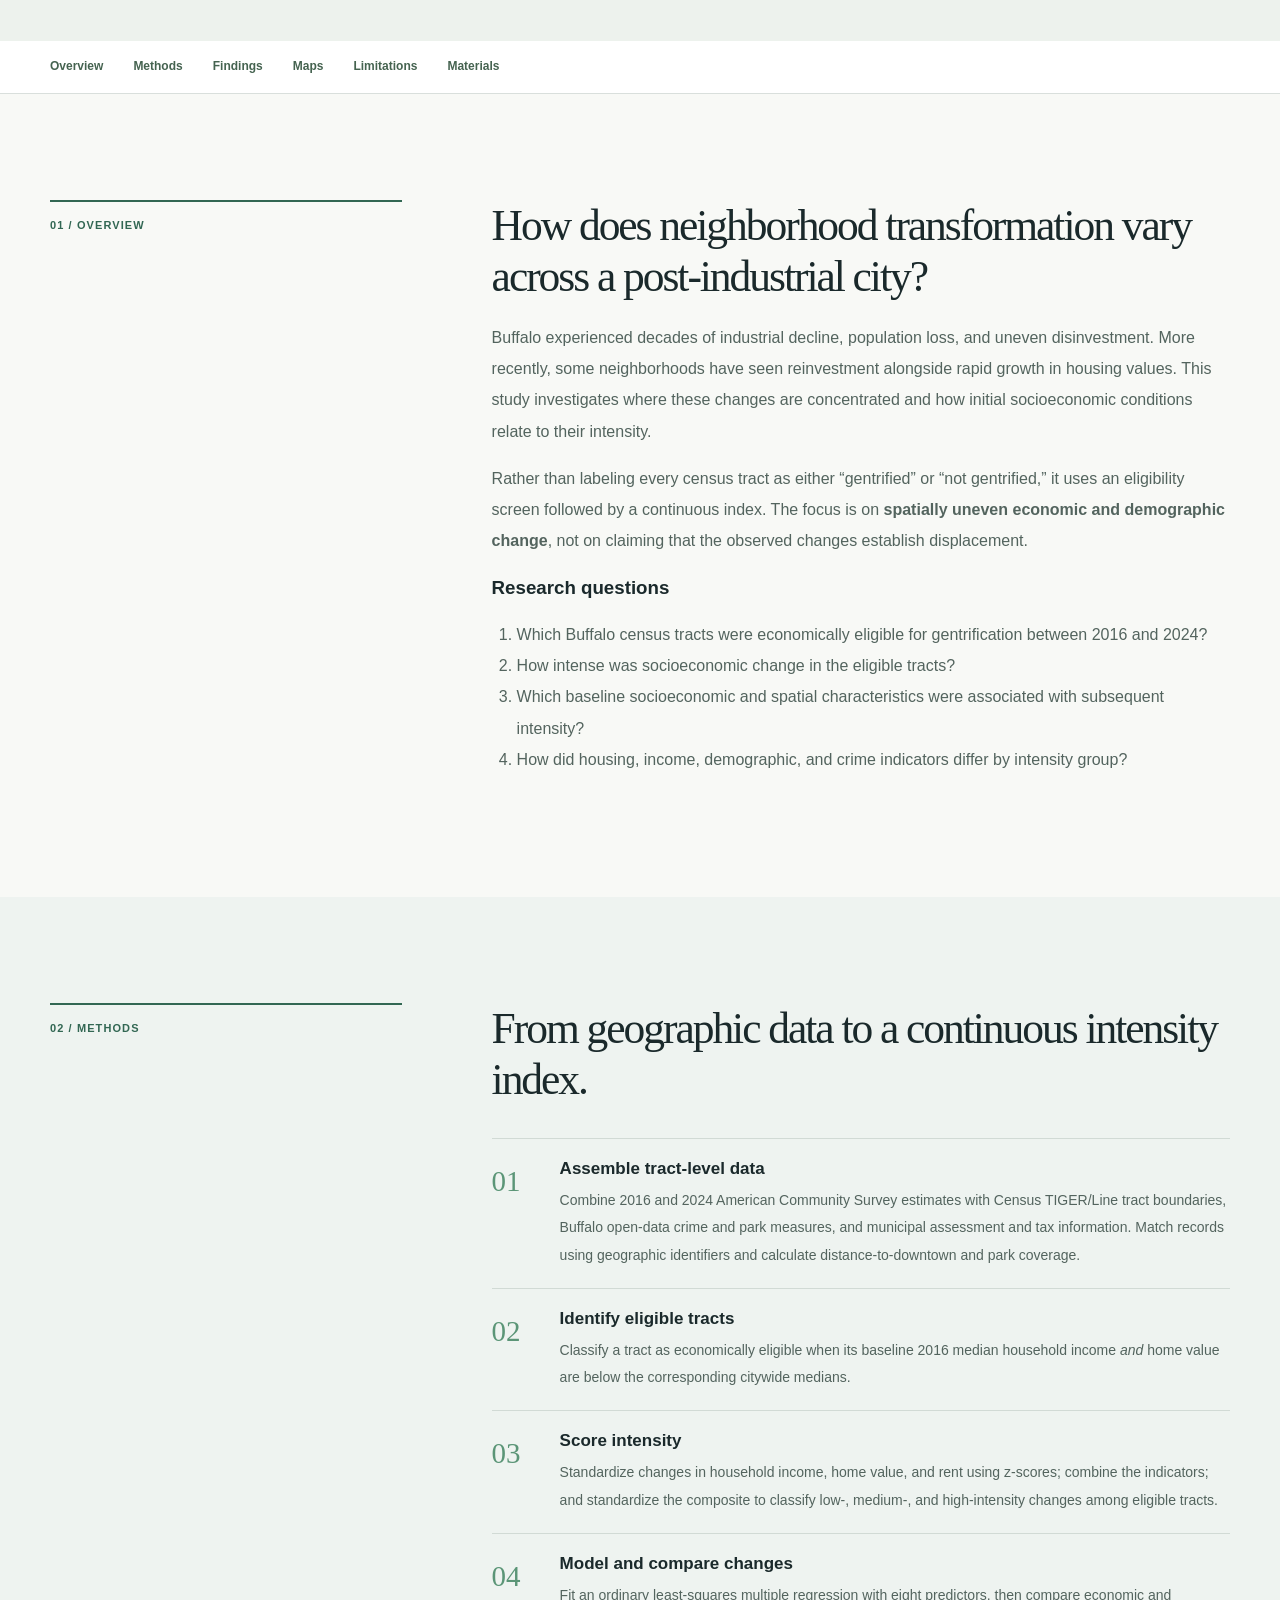
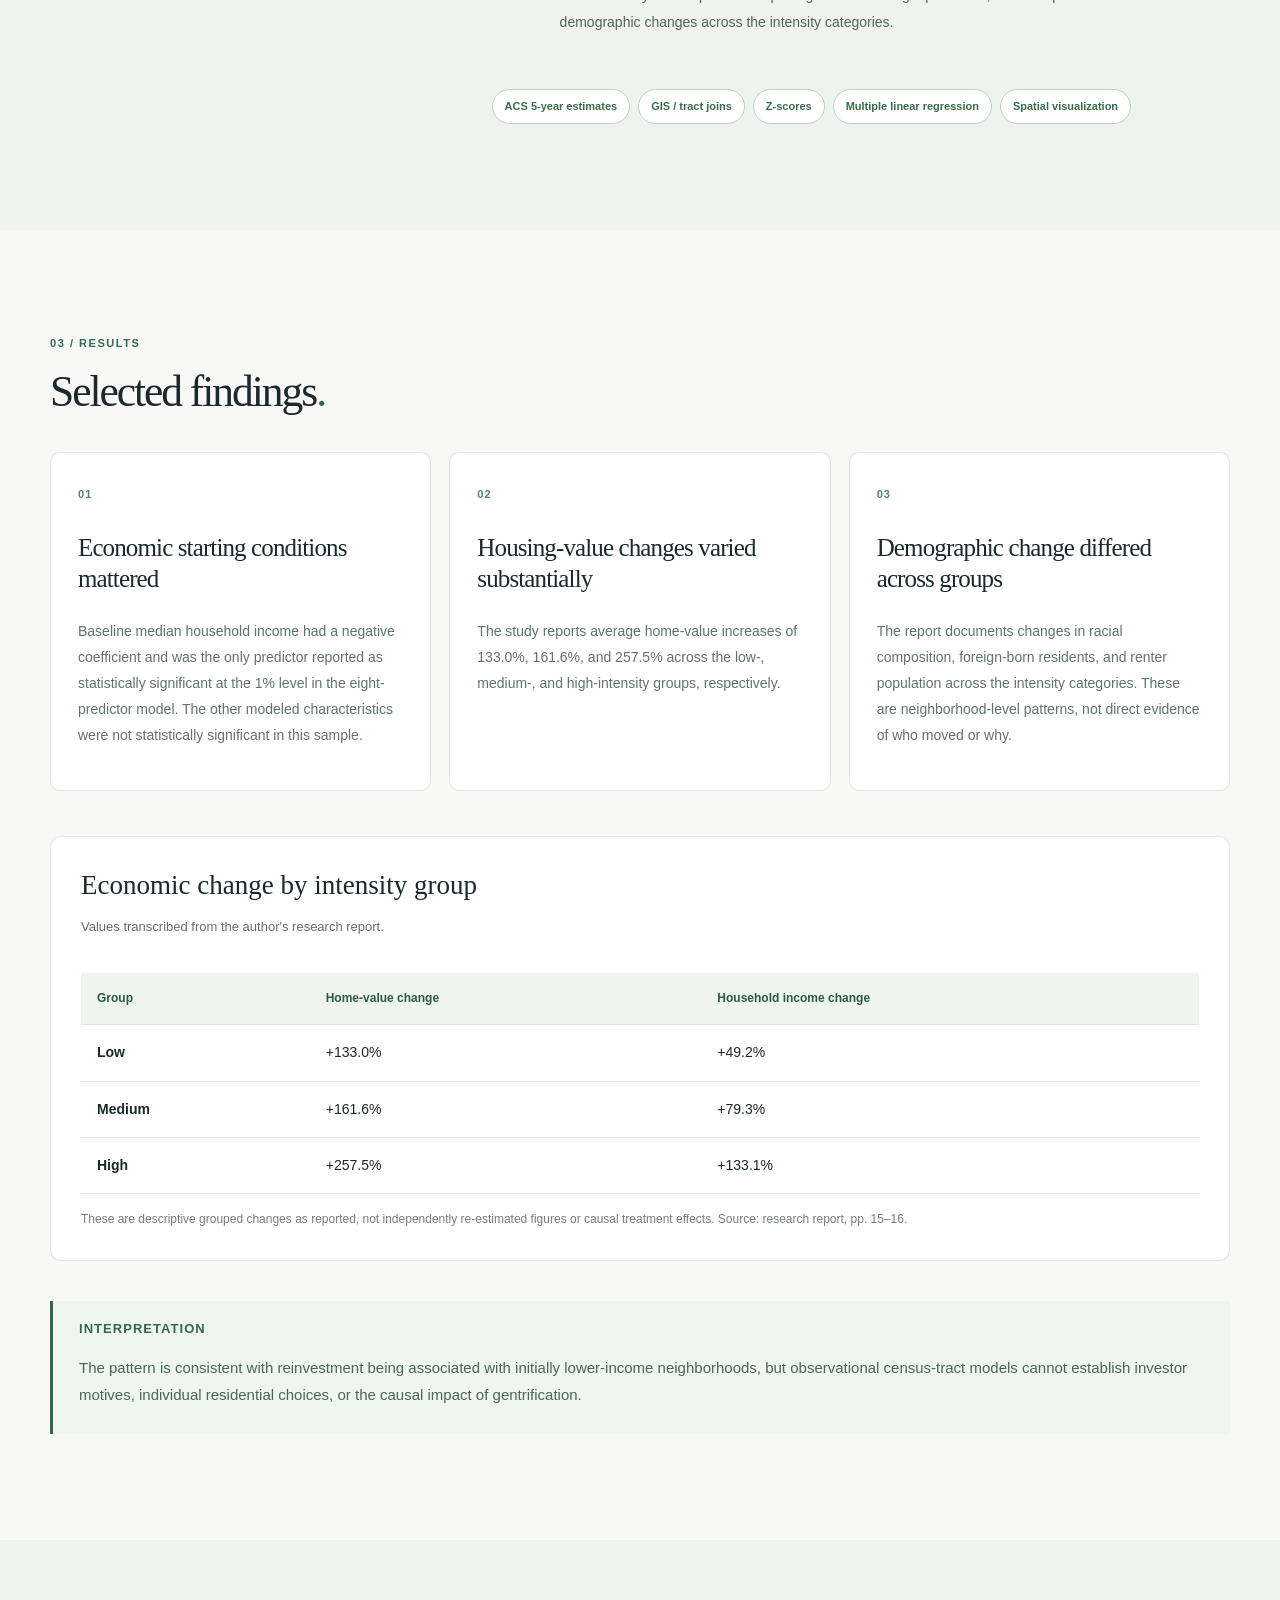
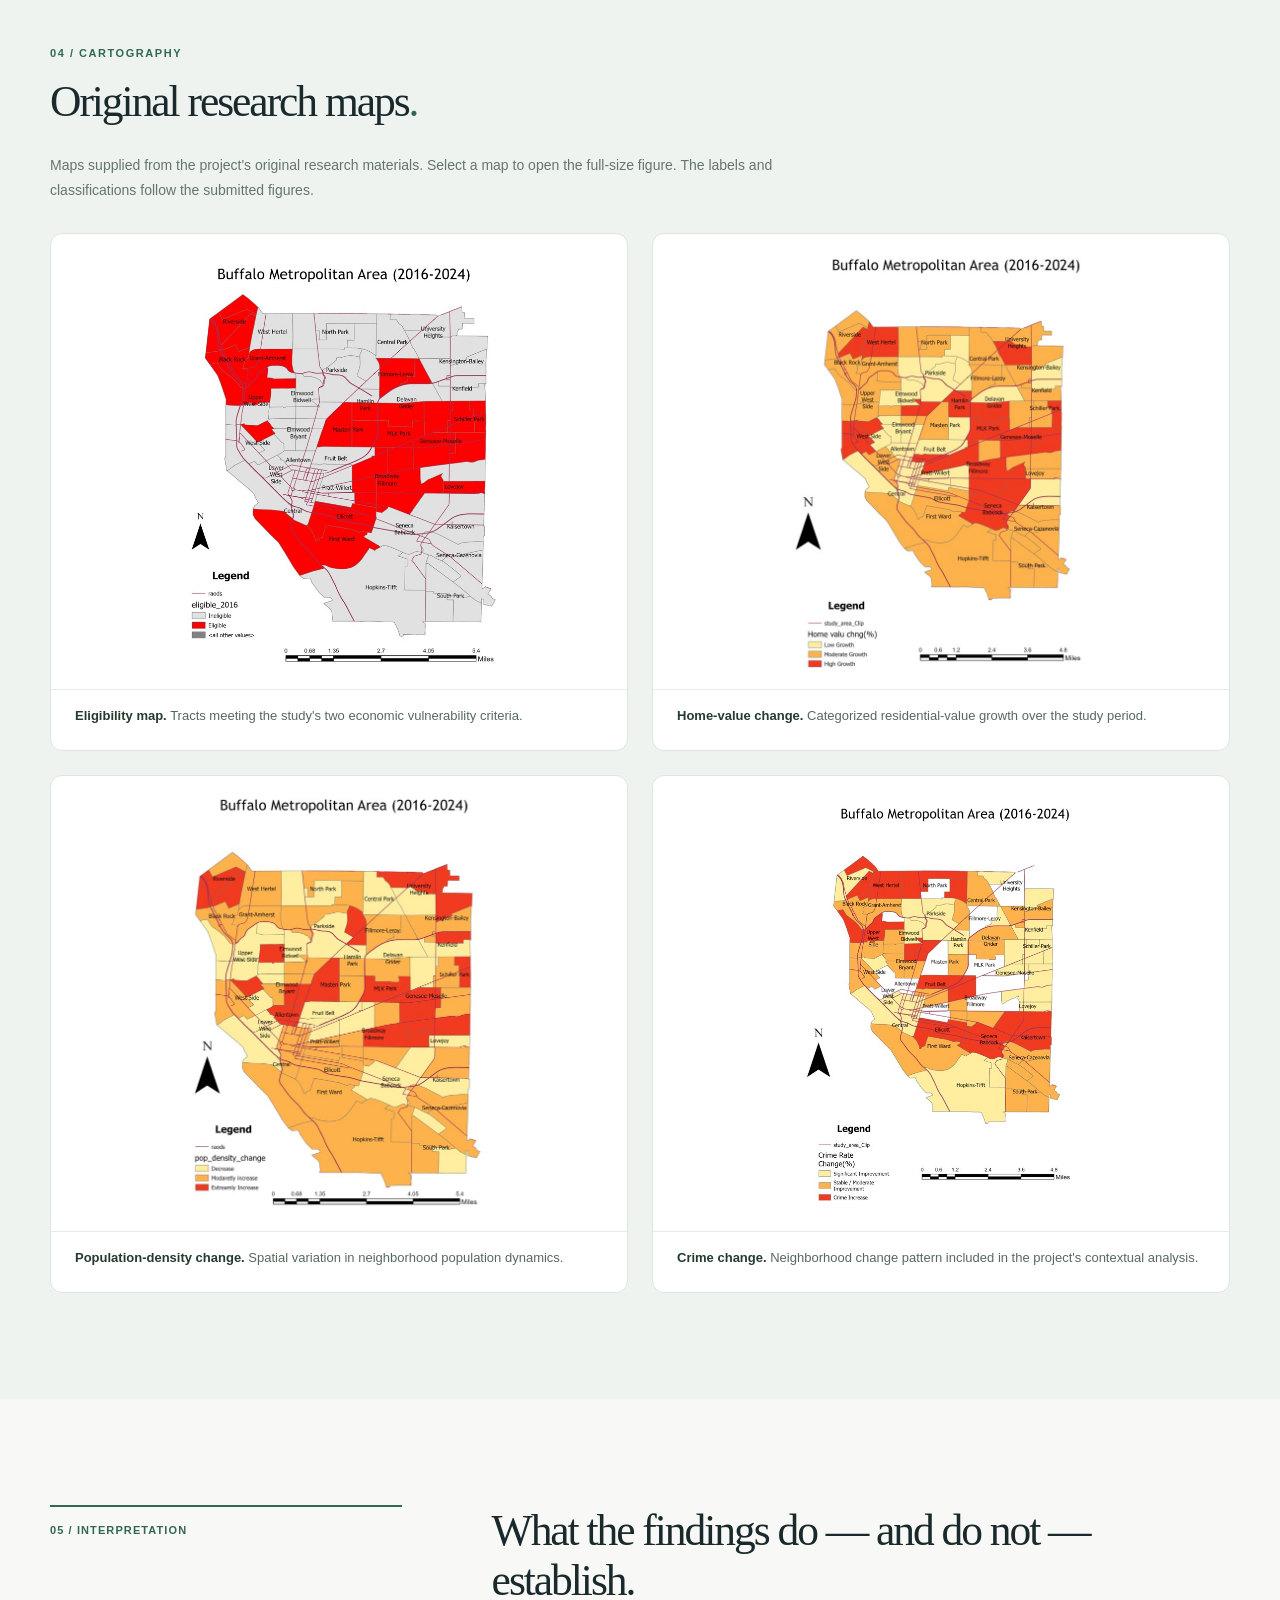
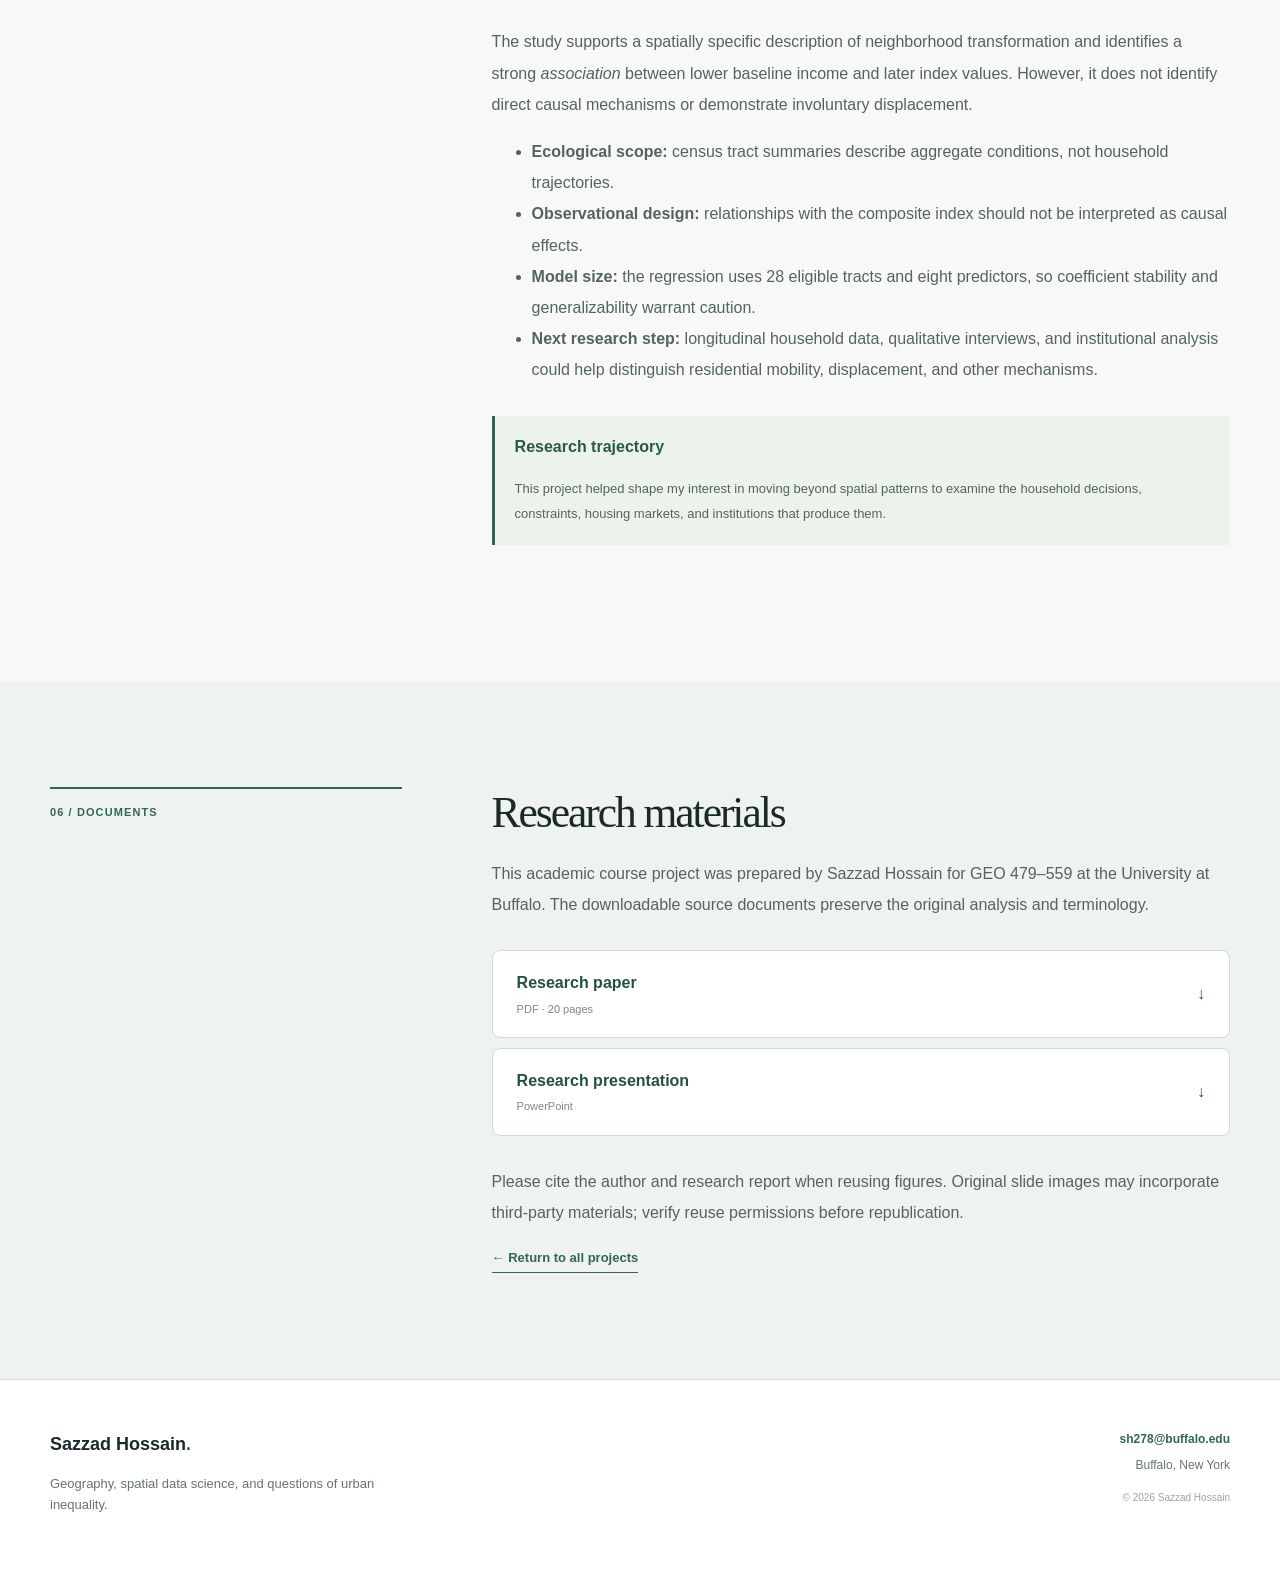
<file: projects/buffalo-neighborhood-change.html>
<!DOCTYPE html><html lang="en"><head><meta charset="utf-8"><meta name="viewport" content="width=device-width, initial-scale=1"><meta name="color-scheme" content="light"><meta name="description" content="Research case study by Sazzad Hossain analyzing the geography, intensity, and correlates of neighborhood change in Buffalo, NY, 2016–2024."><title>Gentrification and Neighborhood Change in Buffalo | Sazzad Hossain</title><link rel="stylesheet" href="../assets/styles.css"><link rel="icon" href="../assets/favicon.svg" type="image/svg+xml"></head><body><a class="skip-link" href="#main">Skip to content</a><header class="site-header"><div class="container header-inner"><a aria-label="Sazzad Hossain homepage" class="brand" href="../index.html"><span aria-hidden="true" class="brand-symbol">S<span>.</span></span><span class="brand-name">Sazzad Hossain</span></a><button aria-controls="site-nav" aria-expanded="false" aria-label="Toggle navigation" class="mobile-menu"><span></span><span></span><span></span></button><nav aria-label="Main navigation" class="site-nav" id="site-nav"><a class="nav-link" href="../index.html">Home</a><a class="nav-link" href="../about.html">About</a><a aria-current="page" class="nav-link active" href="../research.html">Research &amp; Projects</a><a class="nav-link" href="../cv.html">CV</a><a class="nav-link" href="../contact.html">Contact</a></nav></div></header><main id="main">
<section class="project-detail-hero case-hero">
 <div class="container">
  <a href="../research.html" class="breadcrumb">← All research projects</a>
  <span class="section-kicker">URBAN GEOGRAPHY · SPATIAL STATISTICS · COMPLETED COURSE RESEARCH</span>
  <h1>Gentrification and neighborhood change in <em>Buffalo.</em></h1>
  <p class="page-lead">Identifying economically vulnerable census tracts, measuring varying intensities of neighborhood change, and examining their socioeconomic correlates in Buffalo, New York.</p>
  <div class="project-facts"><span><strong>Study period</strong>2016–2024</span><span><strong>Study area</strong>City of Buffalo, NY</span><span><strong>Academic context</strong>GEO 479–559, University at Buffalo</span><span><strong>Author</strong>Sazzad Hossain</span></div>
  <div class="case-action-row"><a class="button primary" href="../downloads/Hossain_Buffalo_Gentrification_Research_Report.pdf" download>Download research report <span aria-hidden="true">↓</span></a><a class="button secondary" href="#findings">Explore findings ↓</a></div>
 </div>
</section>
<section class="case-feature"><div class="container case-feature-grid">
 <figure class="case-major-map"><img src="../assets/research/buffalo-gentrification/gentrification-intensity.jpg" alt="Research map of Buffalo neighborhoods, showing high-intensity tracts in red, medium-intensity tracts in yellow, low-intensity tracts in green and ineligible tracts in gray." width="665" height="839"><figcaption><strong>Figure 1.</strong> Gentrification intensity across eligible Buffalo census tracts. Red = high, yellow = medium, green = low; gray = ineligible. Original research map, 2016–2024.</figcaption></figure>
 <div class="case-feature-side"><span class="section-kicker">RESEARCH AT A GLANCE</span><h2>Looking beyond a binary classification.</h2><p>The study identifies vulnerable tracts first, then uses a standardized composite score to distinguish low-, medium-, and high-intensity neighborhood change.</p>
  <div class="case-stat"><strong>28</strong><span>economically eligible census tracts identified</span></div>
  <div class="case-stat"><strong>0.564</strong><span>regression R² for within-sample gentrification intensity (adjusted R² = 0.380)</span></div>
  <div class="case-stat"><strong>8</strong><span>predictors evaluated in the multiple linear regression</span></div>
  <p class="case-small-note">Statistics are reported in the course research paper. The model identifies associations, not causal drivers.</p>
 </div>
</div></section>
<nav class="case-section-nav" aria-label="On this project page"><div class="container"><a href="#overview">Overview</a><a href="#methods">Methods</a><a href="#findings">Findings</a><a href="#maps">Maps</a><a href="#limitations">Limitations</a><a href="#materials">Materials</a></div></nav>
<section class="section" id="overview"><div class="container text-layout"><aside class="side-note">01 / OVERVIEW</aside><div class="prose"><h2>How does neighborhood transformation vary across a post-industrial city?</h2><p>Buffalo experienced decades of industrial decline, population loss, and uneven disinvestment. More recently, some neighborhoods have seen reinvestment alongside rapid growth in housing values. This study investigates where these changes are concentrated and how initial socioeconomic conditions relate to their intensity.</p><p>Rather than labeling every census tract as either “gentrified” or “not gentrified,” it uses an eligibility screen followed by a continuous index. The focus is on <strong>spatially uneven economic and demographic change</strong>, not on claiming that the observed changes establish displacement.</p><h3>Research questions</h3><ol class="question-ol"><li>Which Buffalo census tracts were economically eligible for gentrification between 2016 and 2024?</li><li>How intense was socioeconomic change in the eligible tracts?</li><li>Which baseline socioeconomic and spatial characteristics were associated with subsequent intensity?</li><li>How did housing, income, demographic, and crime indicators differ by intensity group?</li></ol></div></div></section>
<section class="section muted-section" id="methods"><div class="container text-layout"><aside class="side-note">02 / METHODS</aside><div class="prose"><h2>From geographic data to a continuous intensity index.</h2><div class="method-steps"><div><span>01</span><div><h3>Assemble tract-level data</h3><p>Combine 2016 and 2024 American Community Survey estimates with Census TIGER/Line tract boundaries, Buffalo open-data crime and park measures, and municipal assessment and tax information. Match records using geographic identifiers and calculate distance-to-downtown and park coverage.</p></div></div><div><span>02</span><div><h3>Identify eligible tracts</h3><p>Classify a tract as economically eligible when its baseline 2016 median household income <em>and</em> home value are below the corresponding citywide medians.</p></div></div><div><span>03</span><div><h3>Score intensity</h3><p>Standardize changes in household income, home value, and rent using z-scores; combine the indicators; and standardize the composite to classify low-, medium-, and high-intensity changes among eligible tracts.</p></div></div><div><span>04</span><div><h3>Model and compare changes</h3><p>Fit an ordinary least-squares multiple regression with eight predictors, then compare economic and demographic changes across the intensity categories.</p></div></div></div><div class="method-tags"><span>ACS 5-year estimates</span><span>GIS / tract joins</span><span>Z-scores</span><span>Multiple linear regression</span><span>Spatial visualization</span></div></div></div></section>
<section class="section" id="findings"><div class="container"><div class="section-heading"><div><span class="section-kicker">03 / RESULTS</span><h2>Selected findings<span class="accent">.</span></h2></div></div><div class="findings-grid"><article class="finding-card"><span class="finding-number">01</span><h3>Economic starting conditions mattered</h3><p>Baseline median household income had a negative coefficient and was the only predictor reported as statistically significant at the 1% level in the eight-predictor model. The other modeled characteristics were not statistically significant in this sample.</p></article><article class="finding-card"><span class="finding-number">02</span><h3>Housing-value changes varied substantially</h3><p>The study reports average home-value increases of 133.0%, 161.6%, and 257.5% across the low-, medium-, and high-intensity groups, respectively.</p></article><article class="finding-card"><span class="finding-number">03</span><h3>Demographic change differed across groups</h3><p>The report documents changes in racial composition, foreign-born residents, and renter population across the intensity categories. These are neighborhood-level patterns, not direct evidence of who moved or why.</p></article></div>
 <div class="results-table-wrap"><div class="results-table-title"><div><h3>Economic change by intensity group</h3><p>Values transcribed from the author's research report.</p></div></div><div class="table-scroll"><table class="results-table"><thead><tr><th scope="col">Group</th><th scope="col">Home-value change</th><th scope="col">Household income change</th></tr></thead><tbody><tr><th scope="row">Low</th><td>+133.0%</td><td>+49.2%</td></tr><tr><th scope="row">Medium</th><td>+161.6%</td><td>+79.3%</td></tr><tr><th scope="row">High</th><td>+257.5%</td><td>+133.1%</td></tr></tbody></table></div><p class="table-footnote">These are descriptive grouped changes as reported, not independently re-estimated figures or causal treatment effects. Source: research report, pp. 15–16.</p></div>
 <div class="case-interpretation"><strong>Interpretation</strong><p>The pattern is consistent with reinvestment being associated with initially lower-income neighborhoods, but observational census-tract models cannot establish investor motives, individual residential choices, or the causal impact of gentrification.</p></div>
</div></section>
<section class="section muted-section" id="maps"><div class="container"><div class="section-heading"><div><span class="section-kicker">04 / CARTOGRAPHY</span><h2>Original research maps<span class="accent">.</span></h2></div></div><p class="map-intro">Maps supplied from the project's original research materials. Select a map to open the full-size figure. The labels and classifications follow the submitted figures.</p>
 <div class="research-map-grid">
 <figure class="research-map-item"><a href="../assets/research/buffalo-gentrification/eligible-tracts.jpg" target="_blank" rel="noopener"><img src="../assets/research/buffalo-gentrification/eligible-tracts.jpg" alt="Map showing red eligible tracts and gray ineligible areas in the City of Buffalo, based on baseline income and home-value thresholds." loading="lazy"></a><figcaption><strong>Eligibility map.</strong> Tracts meeting the study's two economic vulnerability criteria.</figcaption></figure>
 <figure class="research-map-item"><a href="../assets/research/buffalo-gentrification/home-value-change.jpg" target="_blank" rel="noopener"><img src="../assets/research/buffalo-gentrification/home-value-change.jpg" alt="Buffalo census tract choropleth map classifying 2016 to 2024 home-value change into low, moderate, and high growth groups." loading="lazy"></a><figcaption><strong>Home-value change.</strong> Categorized residential-value growth over the study period.</figcaption></figure>
 <figure class="research-map-item"><a href="../assets/research/buffalo-gentrification/population-density-change.jpg" target="_blank" rel="noopener"><img src="../assets/research/buffalo-gentrification/population-density-change.jpg" alt="Buffalo map classifying population density change as decrease, moderate increase, or extreme increase." loading="lazy"></a><figcaption><strong>Population-density change.</strong> Spatial variation in neighborhood population dynamics.</figcaption></figure>
 <figure class="research-map-item"><a href="../assets/research/buffalo-gentrification/crime-change.jpg" target="_blank" rel="noopener"><img src="../assets/research/buffalo-gentrification/crime-change.jpg" alt="Buffalo map classifying crime count change by neighborhood with an orange-to-red sequential palette." loading="lazy"></a><figcaption><strong>Crime change.</strong> Neighborhood change pattern included in the project's contextual analysis.</figcaption></figure>
 </div></div></section>
<section class="section" id="limitations"><div class="container text-layout"><aside class="side-note">05 / INTERPRETATION</aside><div class="prose"><h2>What the findings do — and do not — establish.</h2><p>The study supports a spatially specific description of neighborhood transformation and identifies a strong <em>association</em> between lower baseline income and later index values. However, it does not identify direct causal mechanisms or demonstrate involuntary displacement.</p><ul><li><strong>Ecological scope:</strong> census tract summaries describe aggregate conditions, not household trajectories.</li><li><strong>Observational design:</strong> relationships with the composite index should not be interpreted as causal effects.</li><li><strong>Model size:</strong> the regression uses 28 eligible tracts and eight predictors, so coefficient stability and generalizability warrant caution.</li><li><strong>Next research step:</strong> longitudinal household data, qualitative interviews, and institutional analysis could help distinguish residential mobility, displacement, and other mechanisms.</li></ul><div class="note-box"><strong>Research trajectory</strong><p>This project helped shape my interest in moving beyond spatial patterns to examine the household decisions, constraints, housing markets, and institutions that produce them.</p></div></div></div></section>
<section class="section muted-section" id="materials"><div class="container text-layout"><aside class="side-note">06 / DOCUMENTS</aside><div class="prose"><h2>Research materials</h2><p>This academic course project was prepared by Sazzad Hossain for GEO 479–559 at the University at Buffalo. The downloadable source documents preserve the original analysis and terminology.</p><div class="material-links"><a href="../downloads/Hossain_Buffalo_Gentrification_Research_Report.pdf" download><span>Research paper <small>PDF · 20 pages</small></span><span aria-hidden="true">↓</span></a><a href="../downloads/Hossain_Buffalo_Gentrification_Presentation.pptx" download><span>Research presentation <small>PowerPoint</small></span><span aria-hidden="true">↓</span></a></div><p class="table-footnote">Please cite the author and research report when reusing figures. Original slide images may incorporate third-party materials; verify reuse permissions before republication.</p><a class="text-link" href="../research.html">← Return to all projects</a></div></div></section>
</main><footer class="site-footer"><div class="container footer-grid"><div><a class="footer-title" href="../index.html">Sazzad Hossain<span class="accent">.</span></a><p>Geography, spatial data science, and questions of urban inequality.</p></div><div class="footer-right"><a href="mailto:sh278@buffalo.edu">sh278@buffalo.edu</a><span>Buffalo, New York</span><small>© <span id="copyright-year">2026</span> Sazzad Hossain</small></div></div></footer><script src="../assets/site.js" defer></script></body></html>
</file>
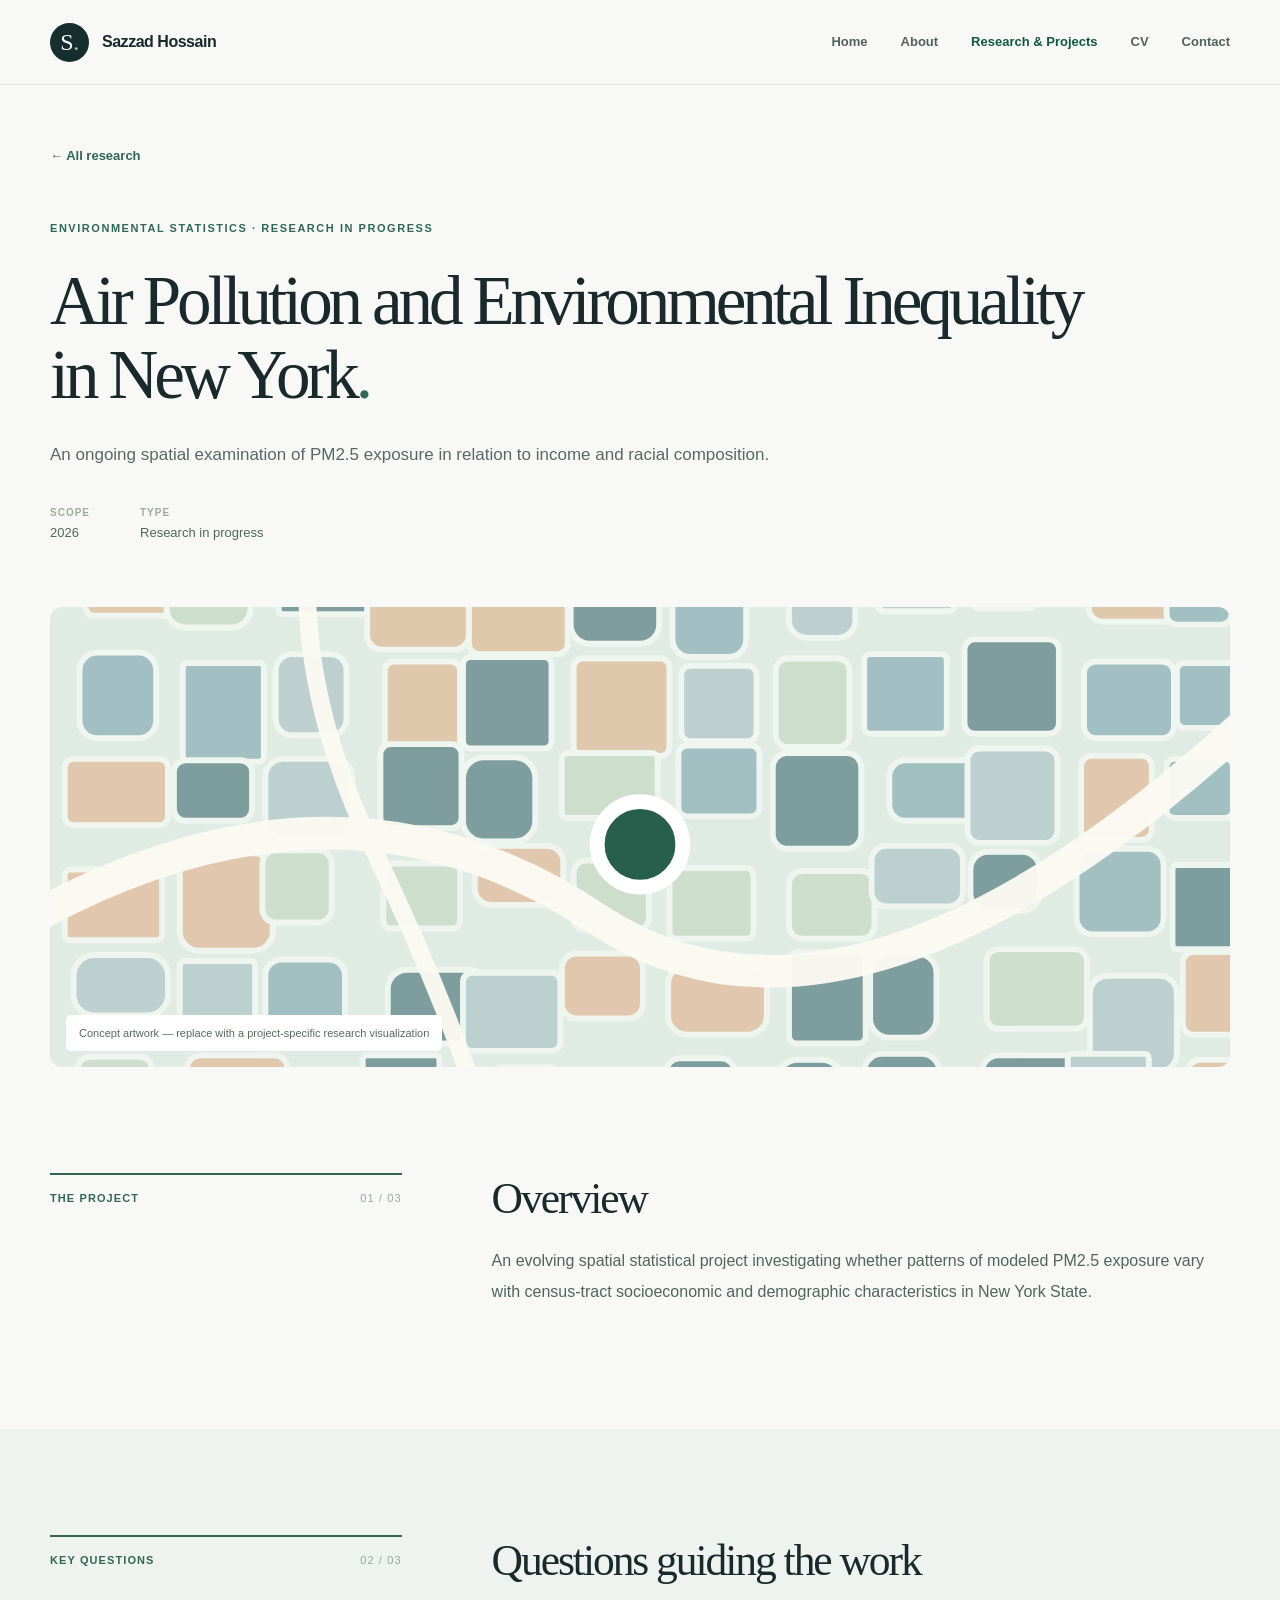
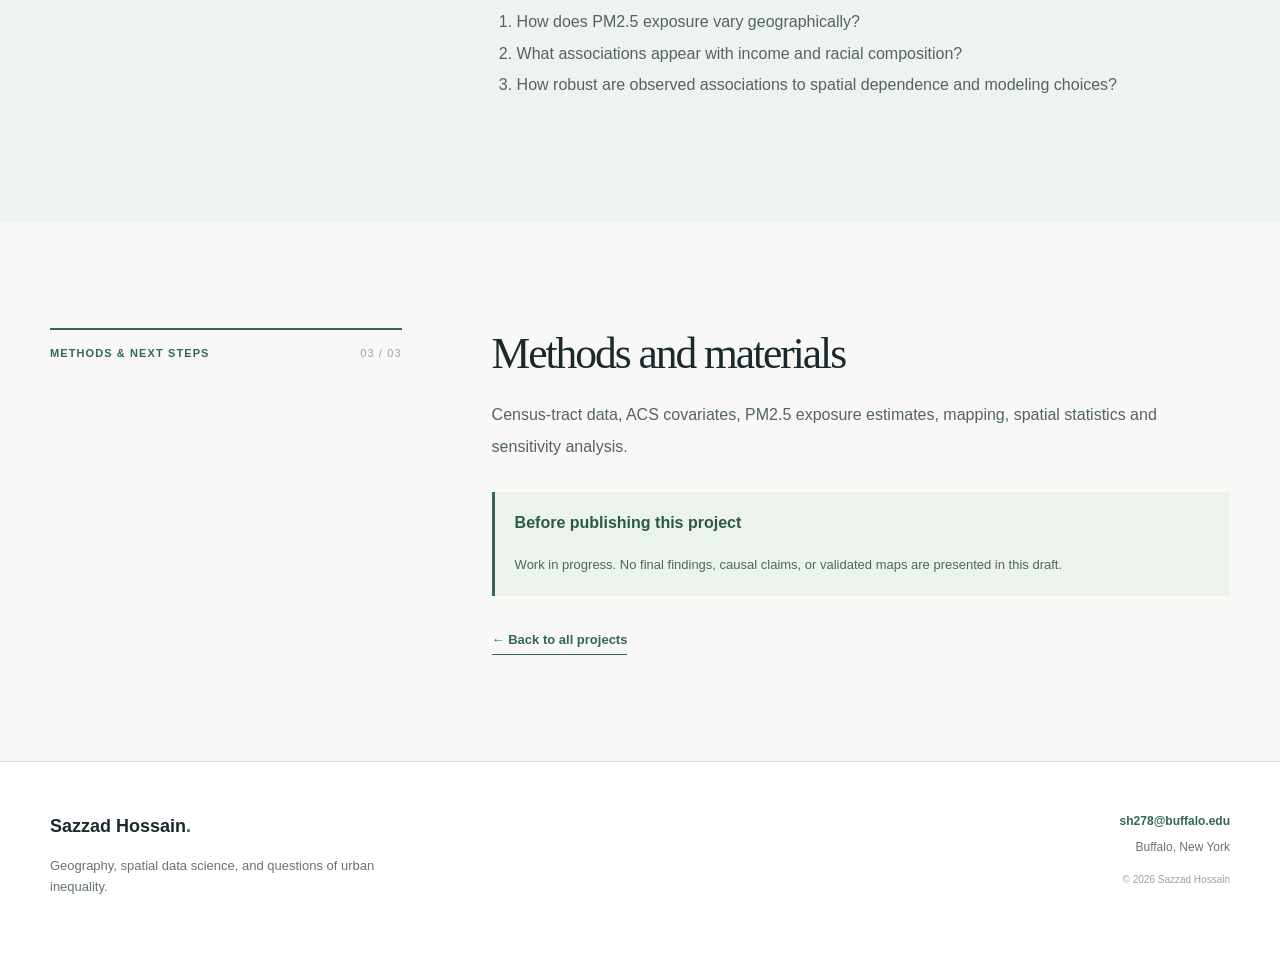
<file: projects/ny-pm25.html>
<!DOCTYPE html><html lang="en"><head><meta charset="utf-8"><meta name="viewport" content="width=device-width, initial-scale=1"><meta name="color-scheme" content="light"><meta name="description" content="An ongoing spatial examination of PM2.5 exposure in relation to income and racial composition."><title>Air Pollution and Environmental Inequality in New York | Sazzad Hossain</title><link rel="stylesheet" href="../assets/styles.css"><link rel="icon" href="../assets/favicon.svg" type="image/svg+xml"></head><body><a class="skip-link" href="#main">Skip to content</a><header class="site-header"><div class="container header-inner"><a class="brand" href="../index.html" aria-label="Sazzad Hossain homepage"><span class="brand-symbol" aria-hidden="true">S<span>.</span></span><span class="brand-name">Sazzad Hossain</span></a><button class="mobile-menu" aria-label="Toggle navigation" aria-expanded="false" aria-controls="site-nav"><span></span><span></span><span></span></button><nav id="site-nav" class="site-nav" aria-label="Main navigation"><a class="nav-link " href="../index.html" >Home</a><a class="nav-link " href="../about.html" >About</a><a class="nav-link active" href="../research.html" aria-current="page">Research & Projects</a><a class="nav-link " href="../cv.html" >CV</a><a class="nav-link " href="../contact.html" >Contact</a></nav></div></header><main id="main"><section class="project-detail-hero"><div class="container"><a href="../research.html" class="breadcrumb">← All research</a><span class="section-kicker">ENVIRONMENTAL STATISTICS · RESEARCH IN PROGRESS</span><h1>Air Pollution and Environmental Inequality in New York<span class="accent">.</span></h1><p class="page-lead">An ongoing spatial examination of PM2.5 exposure in relation to income and racial composition.</p><div class="project-facts"><span><strong>Scope</strong>2026</span><span><strong>Type</strong>Research in progress</span></div></div></section><div class="container"><div class="project-feature-image"><img src="../assets/pollution.svg" alt="Original decorative map-inspired illustration; not a research finding"><span>Concept artwork — replace with a project-specific research visualization</span></div></div><section class="section"><div class="container text-layout"><aside class="side-note">THE PROJECT <span>01 / 03</span></aside><div class="prose"><h2>Overview</h2><p>An evolving spatial statistical project investigating whether patterns of modeled PM2.5 exposure vary with census-tract socioeconomic and demographic characteristics in New York State.</p></div></div></section><section class="section muted-section"><div class="container text-layout"><aside class="side-note">KEY QUESTIONS <span>02 / 03</span></aside><div class="prose"><h2>Questions guiding the work</h2><ol class="question-ol"><li>How does PM2.5 exposure vary geographically?</li><li>What associations appear with income and racial composition?</li><li>How robust are observed associations to spatial dependence and modeling choices?</li></ol></div></div></section><section class="section"><div class="container text-layout"><aside class="side-note">METHODS & NEXT STEPS <span>03 / 03</span></aside><div class="prose"><h2>Methods and materials</h2><p>Census-tract data, ACS covariates, PM2.5 exposure estimates, mapping, spatial statistics and sensitivity analysis.</p><div class="note-box"><strong>Before publishing this project</strong><p>Work in progress. No final findings, causal claims, or validated maps are presented in this draft.</p></div><a class="text-link" href="../research.html">← Back to all projects</a></div></div></section></main><footer class="site-footer"><div class="container footer-grid"><div><a href="../index.html" class="footer-title">Sazzad Hossain<span class="accent">.</span></a><p>Geography, spatial data science, and questions of urban inequality.</p></div><div class="footer-right"><a href="mailto:sh278@buffalo.edu">sh278@buffalo.edu</a><span>Buffalo, New York</span><small>© <span id="copyright-year">2026</span> Sazzad Hossain</small></div></div></footer><script src="../assets/site.js" defer></script></body></html>
</file>
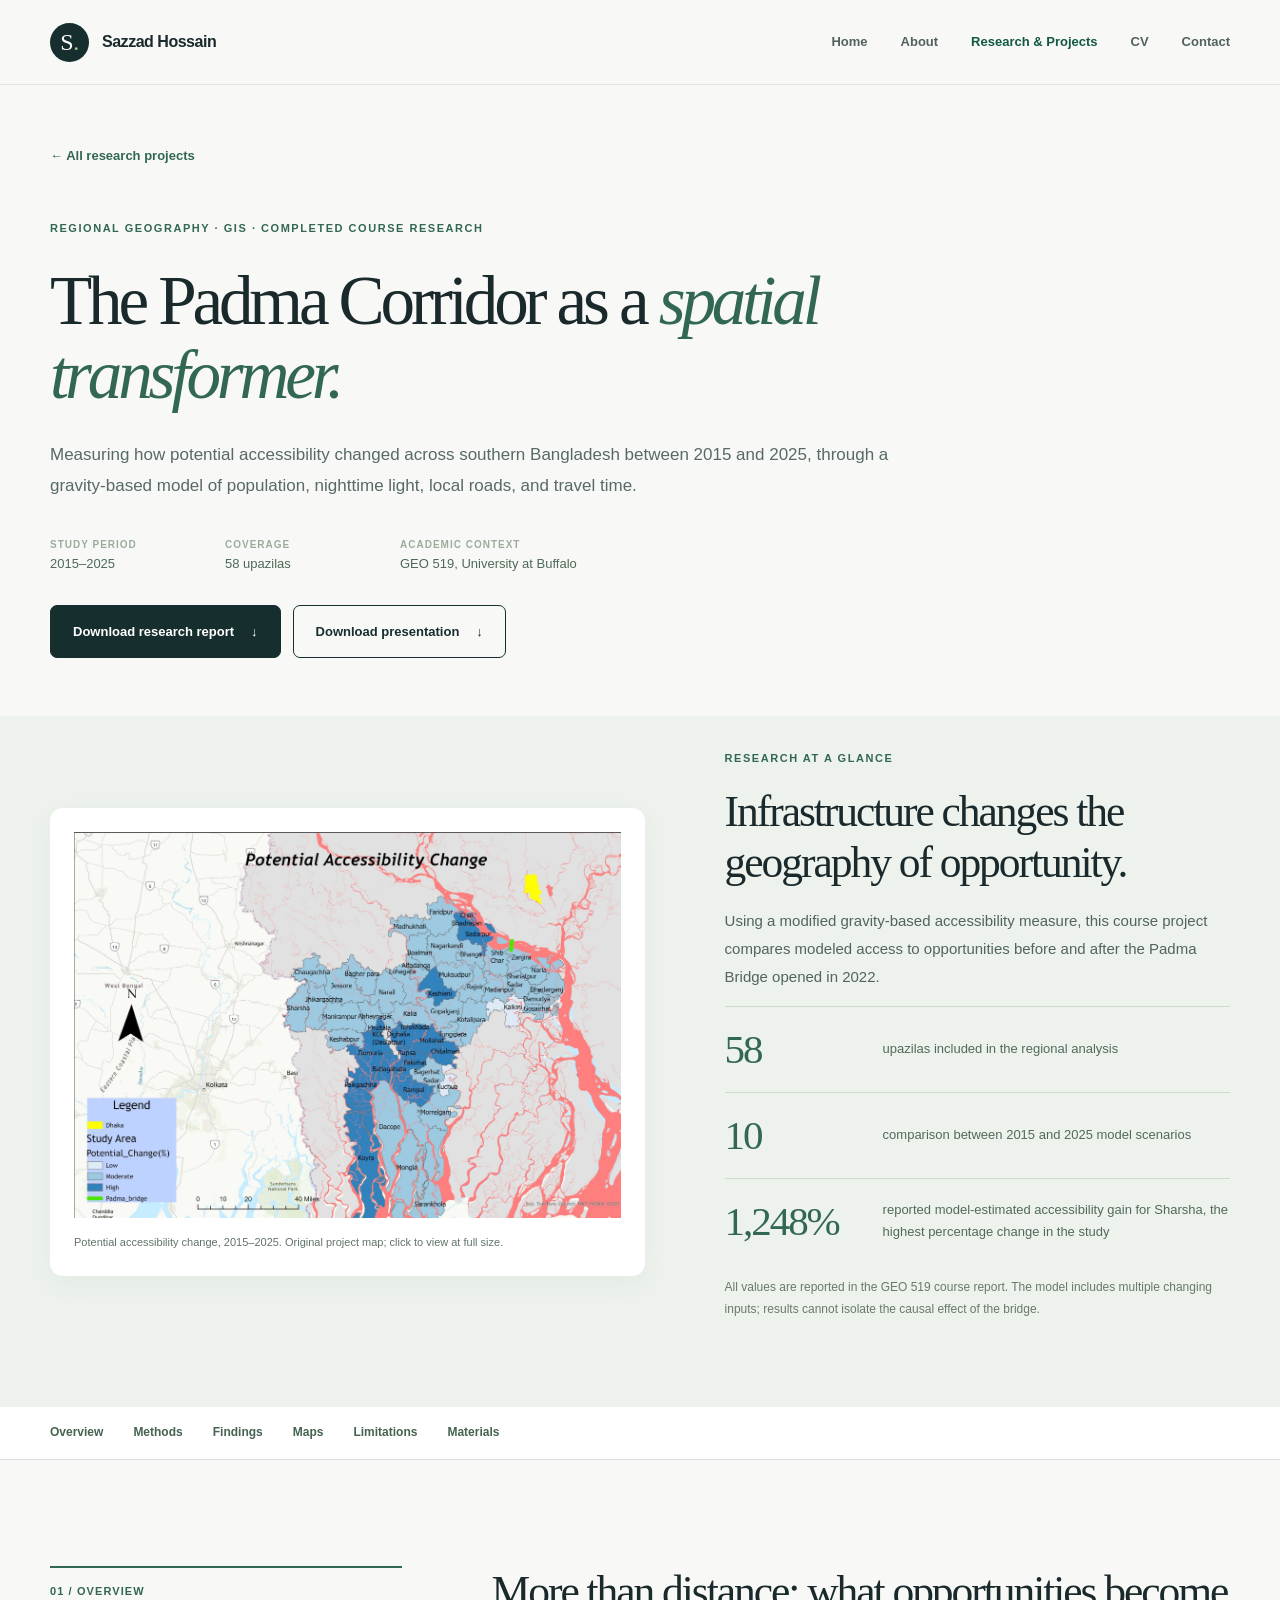
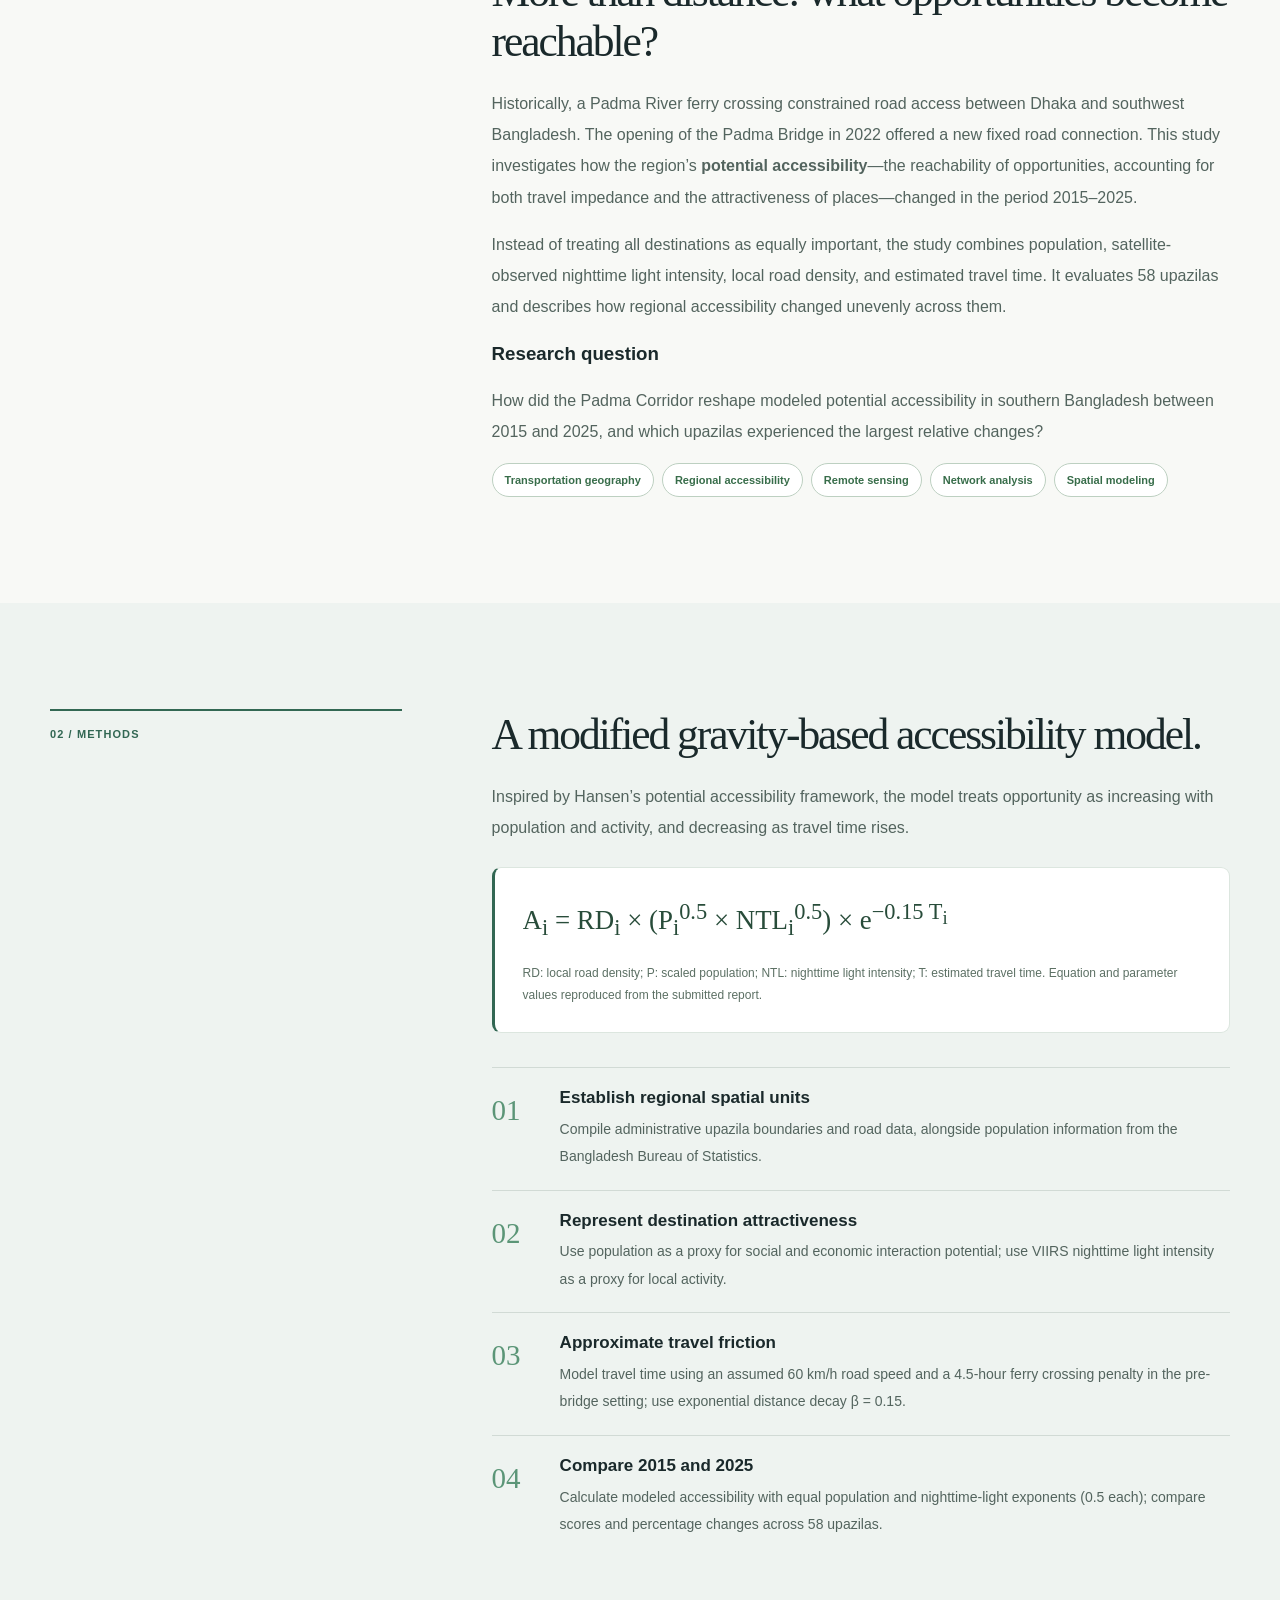
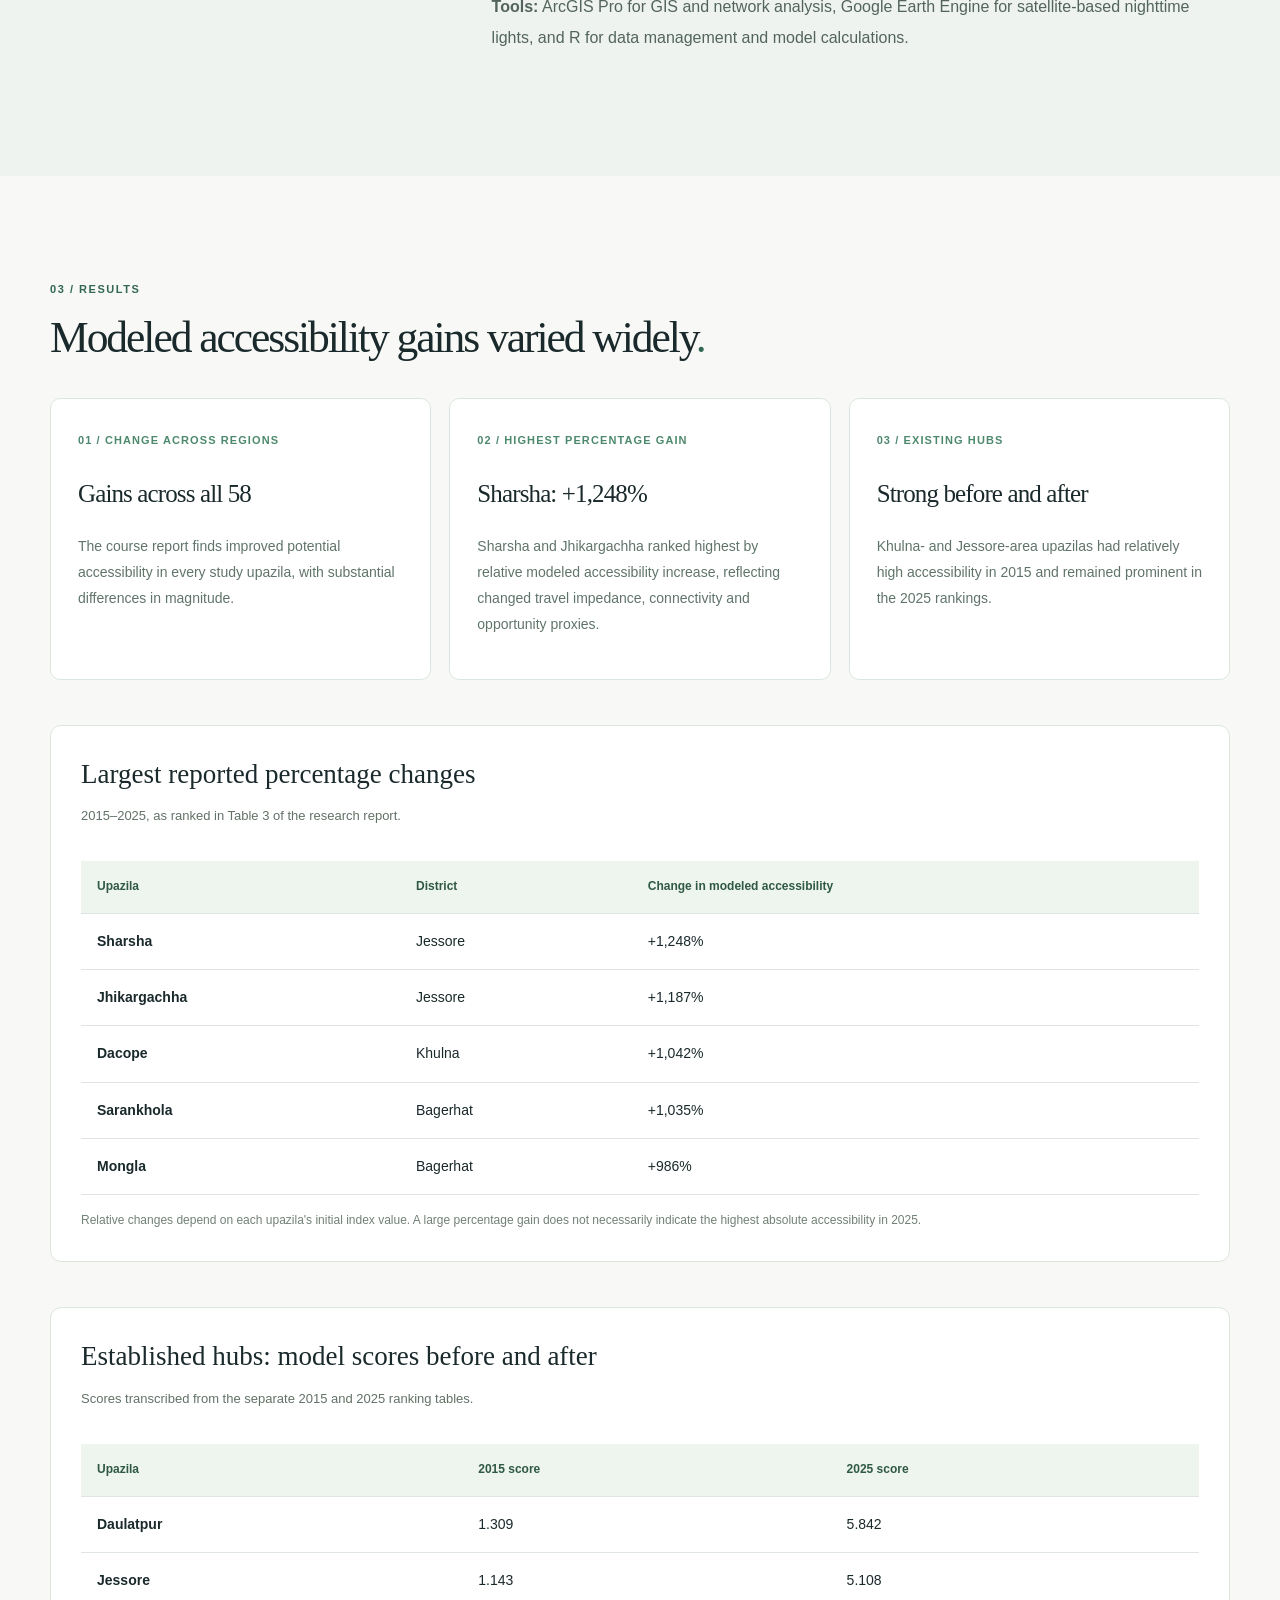
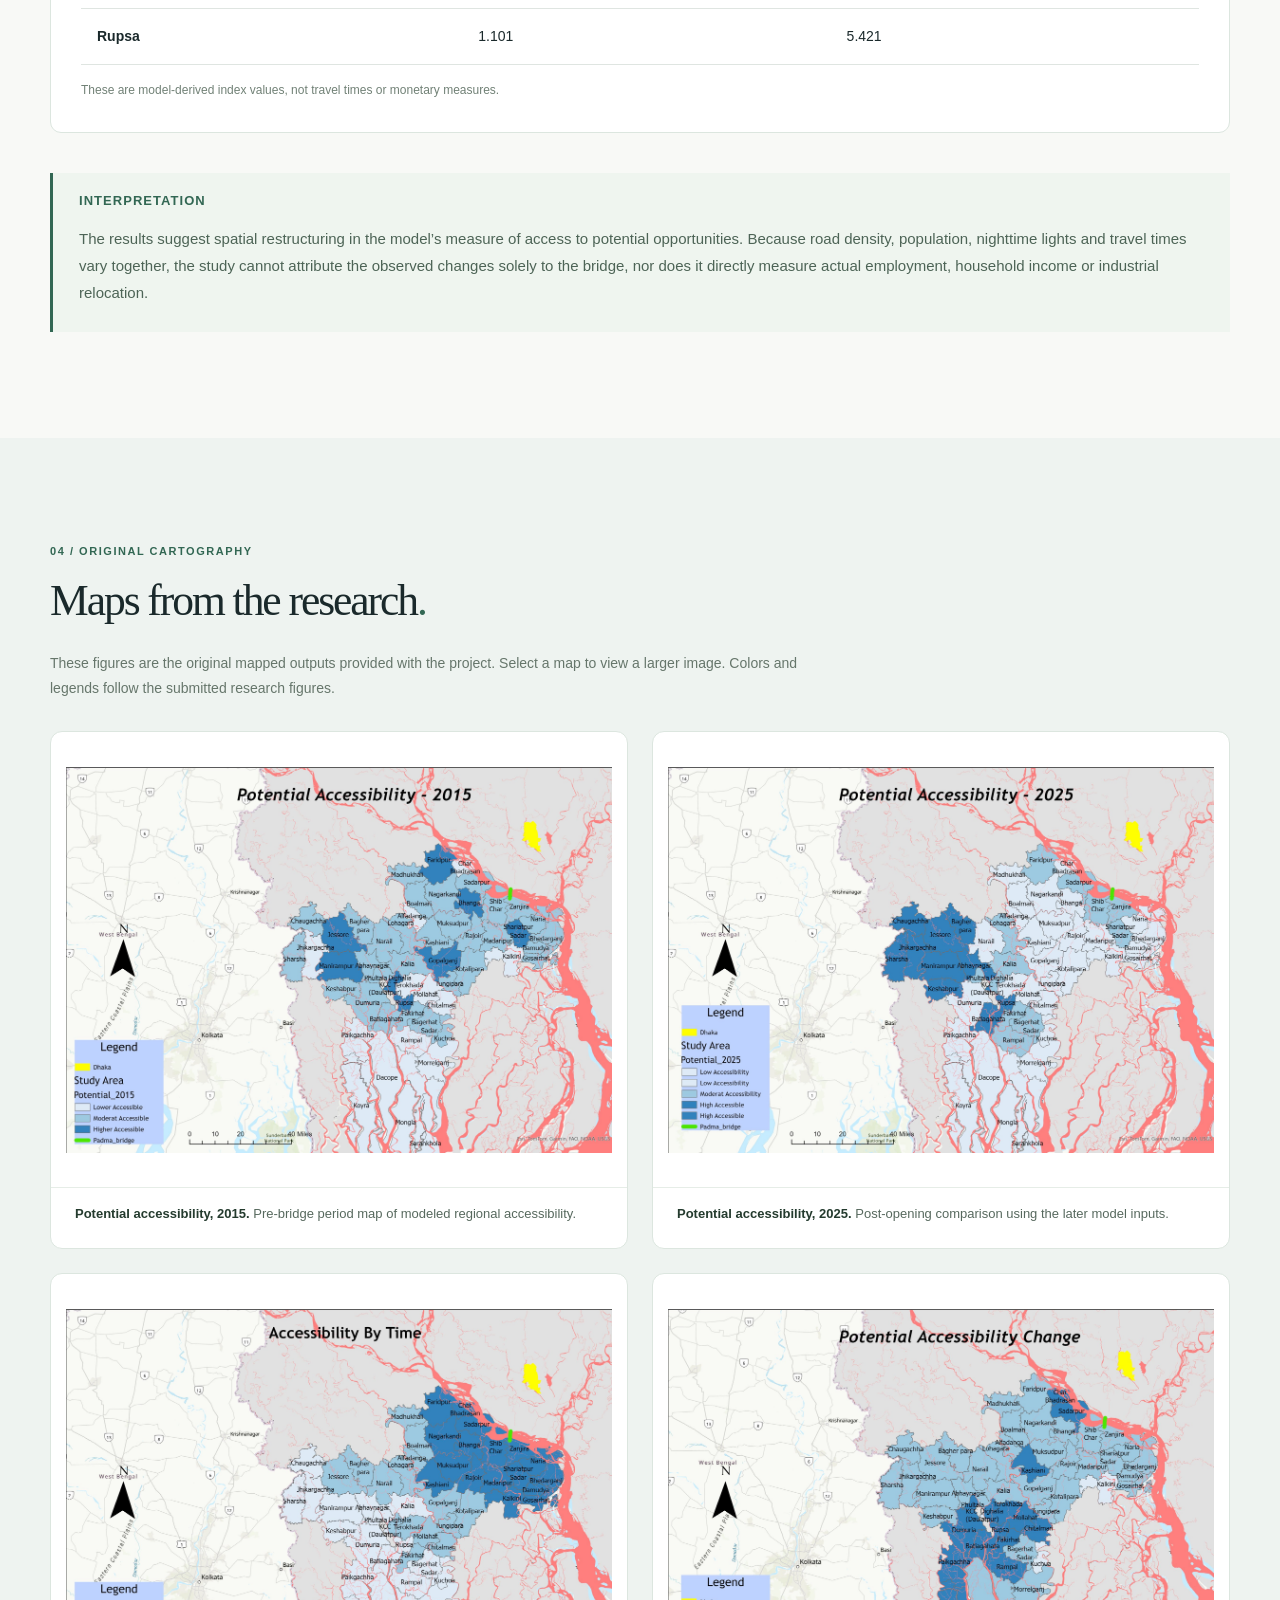
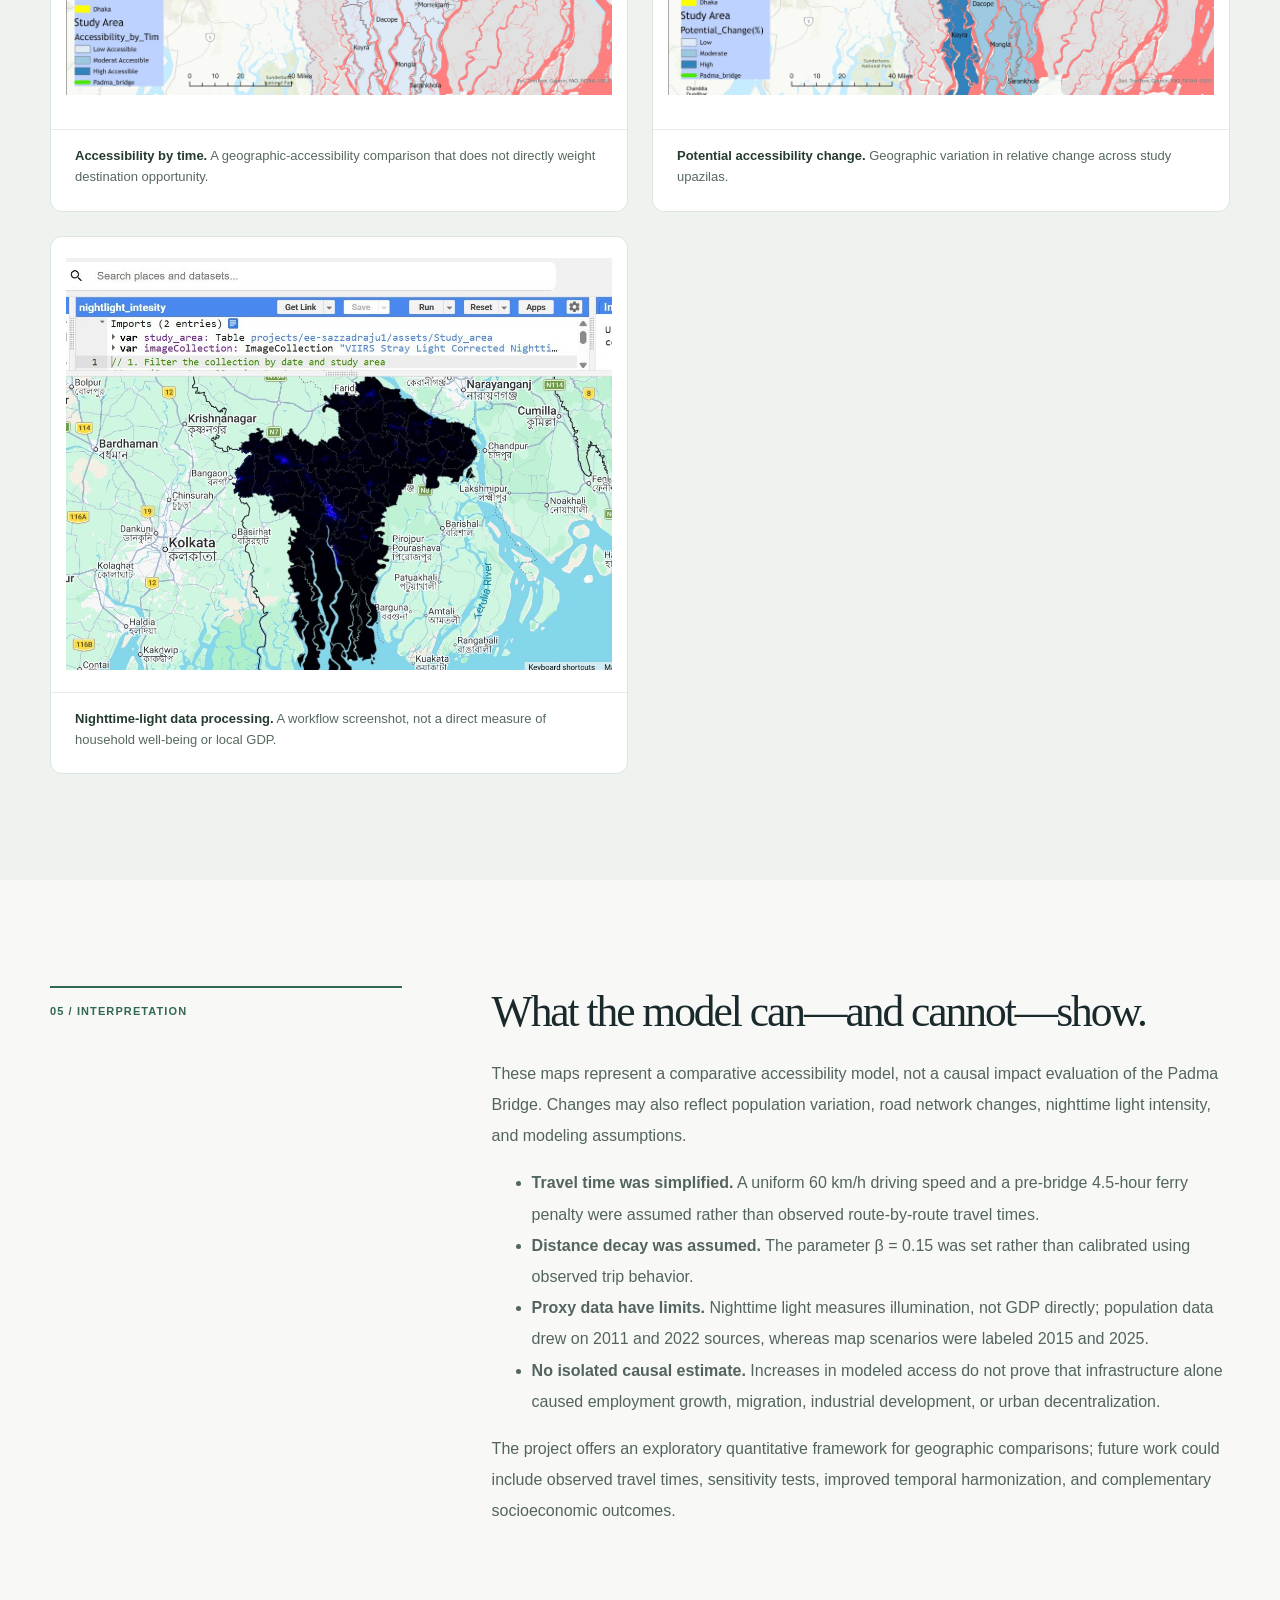
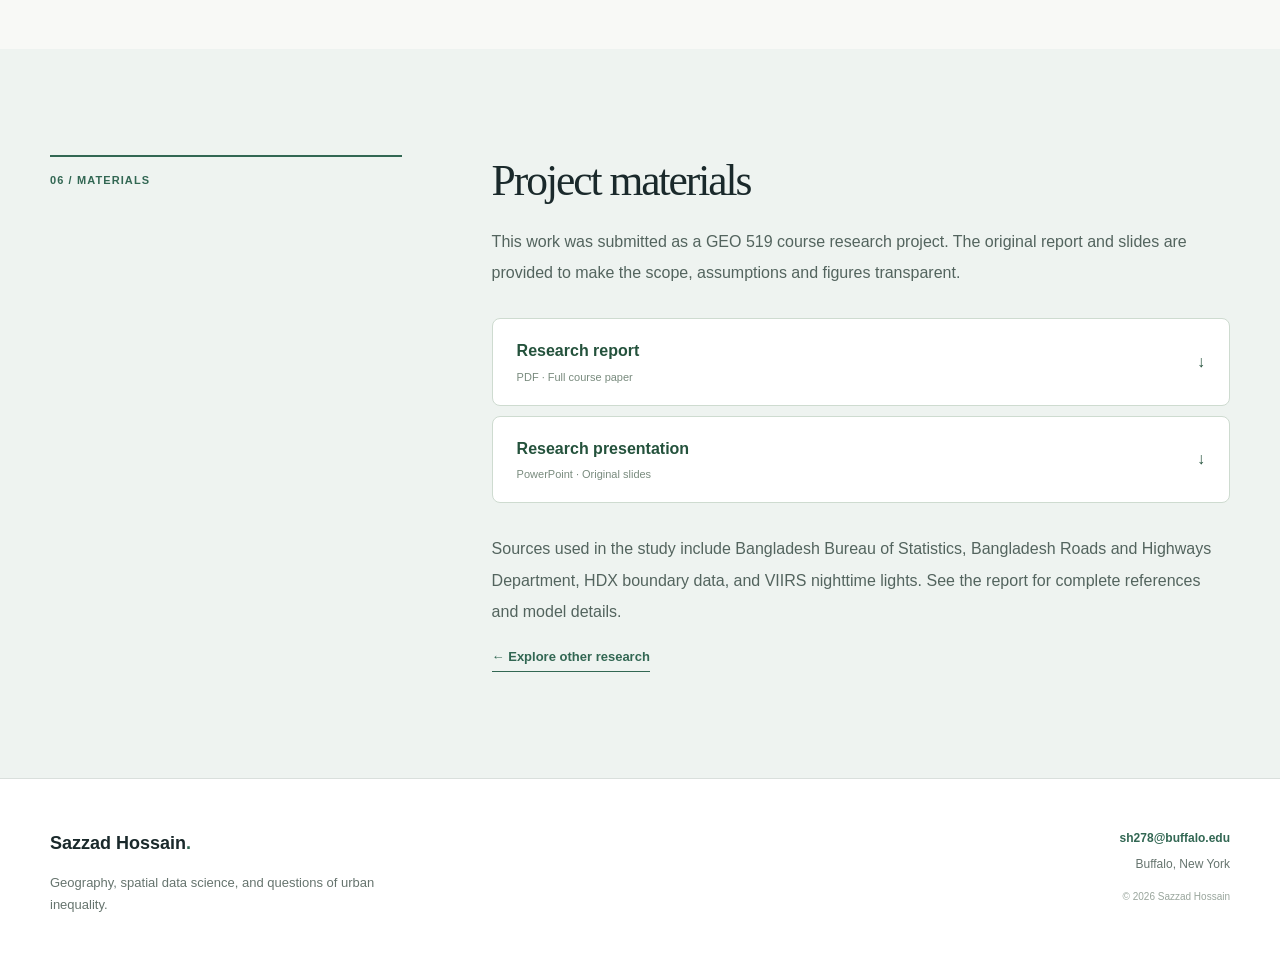
<file: projects/padma-accessibility.html>
<!DOCTYPE html>
<html lang="en"><head><meta charset="utf-8"><meta name="viewport" content="width=device-width, initial-scale=1"><meta name="color-scheme" content="light"><meta name="description" content="A research case study of modeled potential accessibility across 58 upazilas in southern Bangladesh, 2015–2025, using road connectivity, travel time, population, and nighttime lights."><title>Padma Corridor and Regional Accessibility | Sazzad Hossain</title><link rel="stylesheet" href="../assets/styles.css"><link rel="icon" href="../assets/favicon.svg" type="image/svg+xml"></head>
<body><a class="skip-link" href="#main">Skip to content</a><header class="site-header"><div class="container header-inner"><a aria-label="Sazzad Hossain homepage" class="brand" href="../index.html"><span aria-hidden="true" class="brand-symbol">S<span>.</span></span><span class="brand-name">Sazzad Hossain</span></a><button aria-controls="site-nav" aria-expanded="false" aria-label="Toggle navigation" class="mobile-menu"><span></span><span></span><span></span></button><nav aria-label="Main navigation" class="site-nav" id="site-nav"><a class="nav-link" href="../index.html">Home</a><a class="nav-link" href="../about.html">About</a><a aria-current="page" class="nav-link active" href="../research.html">Research &amp; Projects</a><a class="nav-link" href="../cv.html">CV</a><a class="nav-link" href="../contact.html">Contact</a></nav></div></header>
<main id="main">
<section class="project-detail-hero case-hero"><div class="container">
<a href="../research.html" class="breadcrumb">← All research projects</a>
<span class="section-kicker">REGIONAL GEOGRAPHY · GIS · COMPLETED COURSE RESEARCH</span>
<h1>The Padma Corridor as a <em>spatial transformer.</em></h1>
<p class="page-lead">Measuring how potential accessibility changed across southern Bangladesh between 2015 and 2025, through a gravity-based model of population, nighttime light, local roads, and travel time.</p>
<div class="project-facts"><span><strong>Study period</strong>2015–2025</span><span><strong>Coverage</strong>58 upazilas</span><span><strong>Academic context</strong>GEO 519, University at Buffalo</span></div>
<div class="case-action-row"><a class="button primary" download href="../downloads/Hossain_Padma_Corridor_Accessibility_Report.pdf">Download research report <span aria-hidden="true">↓</span></a><a class="button secondary" download href="../downloads/Hossain_Padma_Corridor_Accessibility_Presentation.pptx">Download presentation <span aria-hidden="true">↓</span></a></div>
</div></section>
<section class="case-feature"><div class="container case-feature-grid">
<figure class="case-major-map"><a href="../assets/research/padma-accessibility/accessibility-change.jpg" target="_blank" rel="noopener"><img src="../assets/research/padma-accessibility/accessibility-change.jpg" alt="Original research map showing categories of modeled potential accessibility changes in southern Bangladesh between 2015 and 2025"></a><figcaption>Potential accessibility change, 2015–2025. Original project map; click to view at full size.</figcaption></figure>
<div class="case-feature-side"><span class="section-kicker">RESEARCH AT A GLANCE</span><h2>Infrastructure changes the geography of opportunity.</h2><p>Using a modified gravity-based accessibility measure, this course project compares modeled access to opportunities before and after the Padma Bridge opened in 2022.</p>
<div class="case-stat"><strong>58</strong><span>upazilas included in the regional analysis</span></div>
<div class="case-stat"><strong>10</strong><span>comparison between 2015 and 2025 model scenarios</span></div>
<div class="case-stat"><strong>1,248%</strong><span>reported model-estimated accessibility gain for Sharsha, the highest percentage change in the study</span></div>
<p class="case-small-note">All values are reported in the GEO 519 course report. The model includes multiple changing inputs; results cannot isolate the causal effect of the bridge.</p></div>
</div></section>
<nav class="case-section-nav" aria-label="On this project page"><div class="container"><a href="#overview">Overview</a><a href="#methods">Methods</a><a href="#findings">Findings</a><a href="#maps">Maps</a><a href="#limitations">Limitations</a><a href="#materials">Materials</a></div></nav>
<section class="section" id="overview"><div class="container text-layout"><aside class="side-note">01 / OVERVIEW</aside><div class="prose"><h2>More than distance: what opportunities become reachable?</h2>
<p>Historically, a Padma River ferry crossing constrained road access between Dhaka and southwest Bangladesh. The opening of the Padma Bridge in 2022 offered a new fixed road connection. This study investigates how the region’s <strong>potential accessibility</strong>—the reachability of opportunities, accounting for both travel impedance and the attractiveness of places—changed in the period 2015–2025.</p>
<p>Instead of treating all destinations as equally important, the study combines population, satellite-observed nighttime light intensity, local road density, and estimated travel time. It evaluates 58 upazilas and describes how regional accessibility changed unevenly across them.</p>
<h3>Research question</h3><p>How did the Padma Corridor reshape modeled potential accessibility in southern Bangladesh between 2015 and 2025, and which upazilas experienced the largest relative changes?</p>
<div class="method-tags"><span>Transportation geography</span><span>Regional accessibility</span><span>Remote sensing</span><span>Network analysis</span><span>Spatial modeling</span></div></div></div></section>
<section class="section muted-section" id="methods"><div class="container text-layout"><aside class="side-note">02 / METHODS</aside><div class="prose"><h2>A modified gravity-based accessibility model.</h2>
<p>Inspired by Hansen’s potential accessibility framework, the model treats opportunity as increasing with population and activity, and decreasing as travel time rises.</p>
<div class="equation-card"><div class="equation">A<sub>i</sub> = RD<sub>i</sub> × (P<sub>i</sub><sup>0.5</sup> × NTL<sub>i</sub><sup>0.5</sup>) × e<sup>−0.15 T<sub>i</sub></sup></div><p>RD: local road density; P: scaled population; NTL: nighttime light intensity; T: estimated travel time. Equation and parameter values reproduced from the submitted report.</p></div>
<div class="method-steps"><div><span>01</span><div><h3>Establish regional spatial units</h3><p>Compile administrative upazila boundaries and road data, alongside population information from the Bangladesh Bureau of Statistics.</p></div></div>
<div><span>02</span><div><h3>Represent destination attractiveness</h3><p>Use population as a proxy for social and economic interaction potential; use VIIRS nighttime light intensity as a proxy for local activity.</p></div></div>
<div><span>03</span><div><h3>Approximate travel friction</h3><p>Model travel time using an assumed 60 km/h road speed and a 4.5-hour ferry crossing penalty in the pre-bridge setting; use exponential distance decay β = 0.15.</p></div></div>
<div><span>04</span><div><h3>Compare 2015 and 2025</h3><p>Calculate modeled accessibility with equal population and nighttime-light exponents (0.5 each); compare scores and percentage changes across 58 upazilas.</p></div></div></div>
<p><strong>Tools:</strong> ArcGIS Pro for GIS and network analysis, Google Earth Engine for satellite-based nighttime lights, and R for data management and model calculations.</p>
</div></div></section>
<section class="section" id="findings"><div class="container"><div class="section-heading"><div><span class="section-kicker">03 / RESULTS</span><h2>Modeled accessibility gains varied widely<span class="accent">.</span></h2></div></div>
<div class="findings-grid"><article class="finding-card"><span class="finding-number">01 / CHANGE ACROSS REGIONS</span><h3>Gains across all 58</h3><p>The course report finds improved potential accessibility in every study upazila, with substantial differences in magnitude.</p></article>
<article class="finding-card"><span class="finding-number">02 / HIGHEST PERCENTAGE GAIN</span><h3>Sharsha: +1,248%</h3><p>Sharsha and Jhikargachha ranked highest by relative modeled accessibility increase, reflecting changed travel impedance, connectivity and opportunity proxies.</p></article>
<article class="finding-card"><span class="finding-number">03 / EXISTING HUBS</span><h3>Strong before and after</h3><p>Khulna- and Jessore-area upazilas had relatively high accessibility in 2015 and remained prominent in the 2025 rankings.</p></article></div>
<div class="results-table-wrap"><div class="results-table-title"><h3>Largest reported percentage changes</h3><p>2015–2025, as ranked in Table 3 of the research report.</p></div><div class="table-scroll"><table class="results-table"><thead><tr><th scope="col">Upazila</th><th scope="col">District</th><th scope="col">Change in modeled accessibility</th></tr></thead><tbody>
<tr><th scope="row">Sharsha</th><td>Jessore</td><td>+1,248%</td></tr>
<tr><th scope="row">Jhikargachha</th><td>Jessore</td><td>+1,187%</td></tr>
<tr><th scope="row">Dacope</th><td>Khulna</td><td>+1,042%</td></tr>
<tr><th scope="row">Sarankhola</th><td>Bagerhat</td><td>+1,035%</td></tr>
<tr><th scope="row">Mongla</th><td>Bagerhat</td><td>+986%</td></tr>
</tbody></table></div><p class="table-footnote">Relative changes depend on each upazila's initial index value. A large percentage gain does not necessarily indicate the highest absolute accessibility in 2025.</p></div>
<div class="results-table-wrap"><div class="results-table-title"><h3>Established hubs: model scores before and after</h3><p>Scores transcribed from the separate 2015 and 2025 ranking tables.</p></div><div class="table-scroll"><table class="results-table"><thead><tr><th scope="col">Upazila</th><th scope="col">2015 score</th><th scope="col">2025 score</th></tr></thead><tbody><tr><th scope="row">Daulatpur</th><td>1.309</td><td>5.842</td></tr><tr><th scope="row">Jessore</th><td>1.143</td><td>5.108</td></tr><tr><th scope="row">Rupsa</th><td>1.101</td><td>5.421</td></tr></tbody></table></div><p class="table-footnote">These are model-derived index values, not travel times or monetary measures.</p></div>
<div class="case-interpretation"><strong>Interpretation</strong><p>The results suggest spatial restructuring in the model’s measure of access to potential opportunities. Because road density, population, nighttime lights and travel times vary together, the study cannot attribute the observed changes solely to the bridge, nor does it directly measure actual employment, household income or industrial relocation.</p></div>
</div></section>
<section class="section muted-section" id="maps"><div class="container"><div class="section-heading"><div><span class="section-kicker">04 / ORIGINAL CARTOGRAPHY</span><h2>Maps from the research<span class="accent">.</span></h2></div></div><p class="map-intro">These figures are the original mapped outputs provided with the project. Select a map to view a larger image. Colors and legends follow the submitted research figures.</p>
<div class="research-map-grid">
<figure class="research-map-item"><a href="../assets/research/padma-accessibility/potential-2015.jpg" target="_blank" rel="noopener" aria-label="Open full-size map: Potential accessibility classification for 2015 across the study upazilas."><img loading="lazy" src="../assets/research/padma-accessibility/potential-2015.jpg" alt="Potential accessibility classification for 2015 across the study upazilas."></a><figcaption><strong>Potential accessibility, 2015.</strong> Pre-bridge period map of modeled regional accessibility.</figcaption></figure>
<figure class="research-map-item"><a href="../assets/research/padma-accessibility/potential-2025.jpg" target="_blank" rel="noopener" aria-label="Open full-size map: Potential accessibility classification for 2025 across the study upazilas."><img loading="lazy" src="../assets/research/padma-accessibility/potential-2025.jpg" alt="Potential accessibility classification for 2025 across the study upazilas."></a><figcaption><strong>Potential accessibility, 2025.</strong> Post-opening comparison using the later model inputs.</figcaption></figure>
<figure class="research-map-item"><a href="../assets/research/padma-accessibility/accessibility-by-time.jpg" target="_blank" rel="noopener" aria-label="Open full-size map: Map of regional accessibility classified by estimated travel time."><img loading="lazy" src="../assets/research/padma-accessibility/accessibility-by-time.jpg" alt="Map of regional accessibility classified by estimated travel time."></a><figcaption><strong>Accessibility by time.</strong> A geographic-accessibility comparison that does not directly weight destination opportunity.</figcaption></figure>
<figure class="research-map-item"><a href="../assets/research/padma-accessibility/accessibility-change.jpg" target="_blank" rel="noopener" aria-label="Open full-size map: Map of spatial distribution of potential accessibility change between 2015 and 2025."><img loading="lazy" src="../assets/research/padma-accessibility/accessibility-change.jpg" alt="Map of spatial distribution of potential accessibility change between 2015 and 2025."></a><figcaption><strong>Potential accessibility change.</strong> Geographic variation in relative change across study upazilas.</figcaption></figure>
<figure class="research-map-item"><a href="../assets/research/padma-accessibility/nighttime-light-processing.jpg" target="_blank" rel="noopener" aria-label="Open full-size map: Screenshot of the nighttime light imagery analysis in Google Earth Engine."><img loading="lazy" src="../assets/research/padma-accessibility/nighttime-light-processing.jpg" alt="Screenshot of the nighttime light imagery analysis in Google Earth Engine."></a><figcaption><strong>Nighttime-light data processing.</strong> A workflow screenshot, not a direct measure of household well-being or local GDP.</figcaption></figure>
</div></div></section>
<section class="section" id="limitations"><div class="container text-layout"><aside class="side-note">05 / INTERPRETATION</aside><div class="prose"><h2>What the model can—and cannot—show.</h2><p>These maps represent a comparative accessibility model, not a causal impact evaluation of the Padma Bridge. Changes may also reflect population variation, road network changes, nighttime light intensity, and modeling assumptions.</p>
<ul><li><strong>Travel time was simplified.</strong> A uniform 60 km/h driving speed and a pre-bridge 4.5-hour ferry penalty were assumed rather than observed route-by-route travel times.</li><li><strong>Distance decay was assumed.</strong> The parameter β = 0.15 was set rather than calibrated using observed trip behavior.</li><li><strong>Proxy data have limits.</strong> Nighttime light measures illumination, not GDP directly; population data drew on 2011 and 2022 sources, whereas map scenarios were labeled 2015 and 2025.</li><li><strong>No isolated causal estimate.</strong> Increases in modeled access do not prove that infrastructure alone caused employment growth, migration, industrial development, or urban decentralization.</li></ul>
<p>The project offers an exploratory quantitative framework for geographic comparisons; future work could include observed travel times, sensitivity tests, improved temporal harmonization, and complementary socioeconomic outcomes.</p></div></div></section>
<section class="section muted-section" id="materials"><div class="container text-layout"><aside class="side-note">06 / MATERIALS</aside><div class="prose"><h2>Project materials</h2><p>This work was submitted as a GEO 519 course research project. The original report and slides are provided to make the scope, assumptions and figures transparent.</p>
<div class="material-links"><a href="../downloads/Hossain_Padma_Corridor_Accessibility_Report.pdf" download><span>Research report <small>PDF · Full course paper</small></span><span aria-hidden="true">↓</span></a><a href="../downloads/Hossain_Padma_Corridor_Accessibility_Presentation.pptx" download><span>Research presentation <small>PowerPoint · Original slides</small></span><span aria-hidden="true">↓</span></a></div>
<p>Sources used in the study include Bangladesh Bureau of Statistics, Bangladesh Roads and Highways Department, HDX boundary data, and VIIRS nighttime lights. See the report for complete references and model details.</p><a href="../research.html" class="text-link">← Explore other research</a></div></div></section>
</main><footer class="site-footer"><div class="container footer-grid"><div><a class="footer-title" href="../index.html">Sazzad Hossain<span class="accent">.</span></a><p>Geography, spatial data science, and questions of urban inequality.</p></div><div class="footer-right"><a href="mailto:sh278@buffalo.edu">sh278@buffalo.edu</a><span>Buffalo, New York</span><small>© <span id="copyright-year">2026</span> Sazzad Hossain</small></div></div></footer><script src="../assets/site.js" defer></script></body></html>
</file>
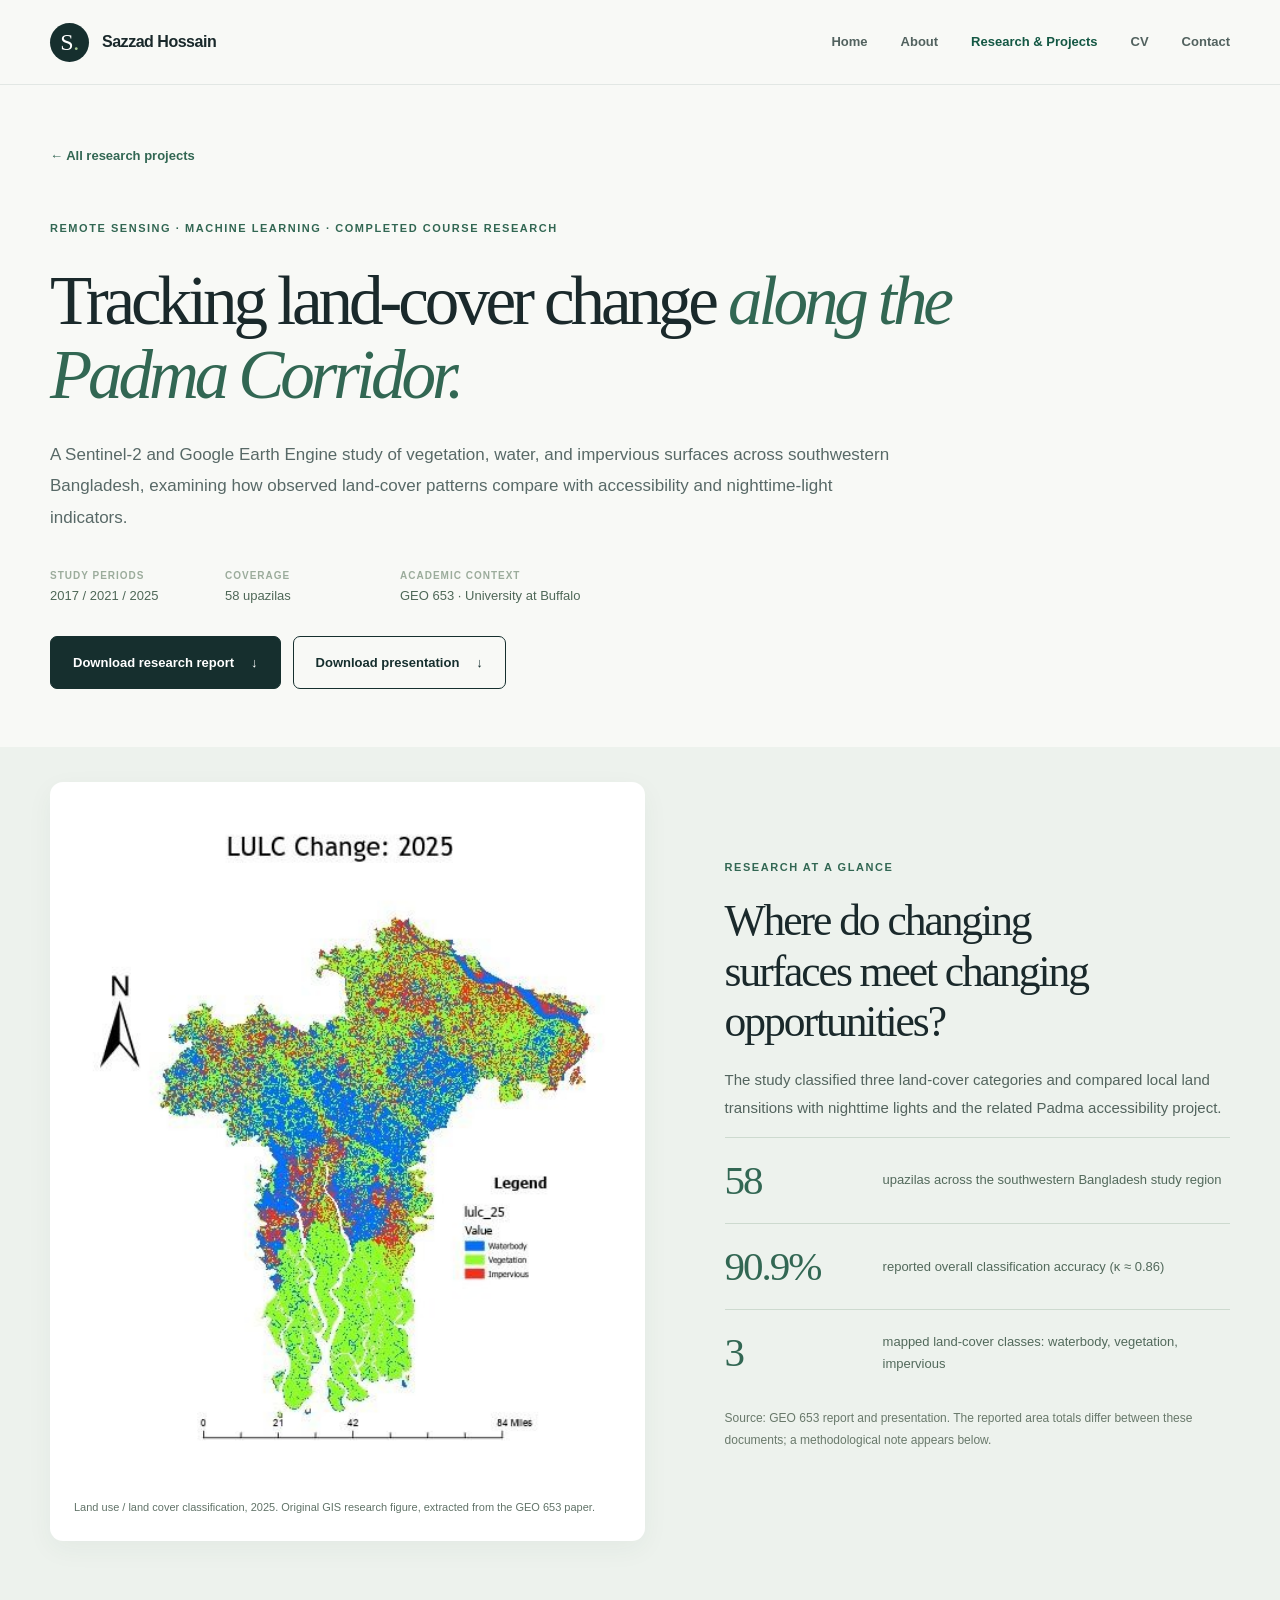
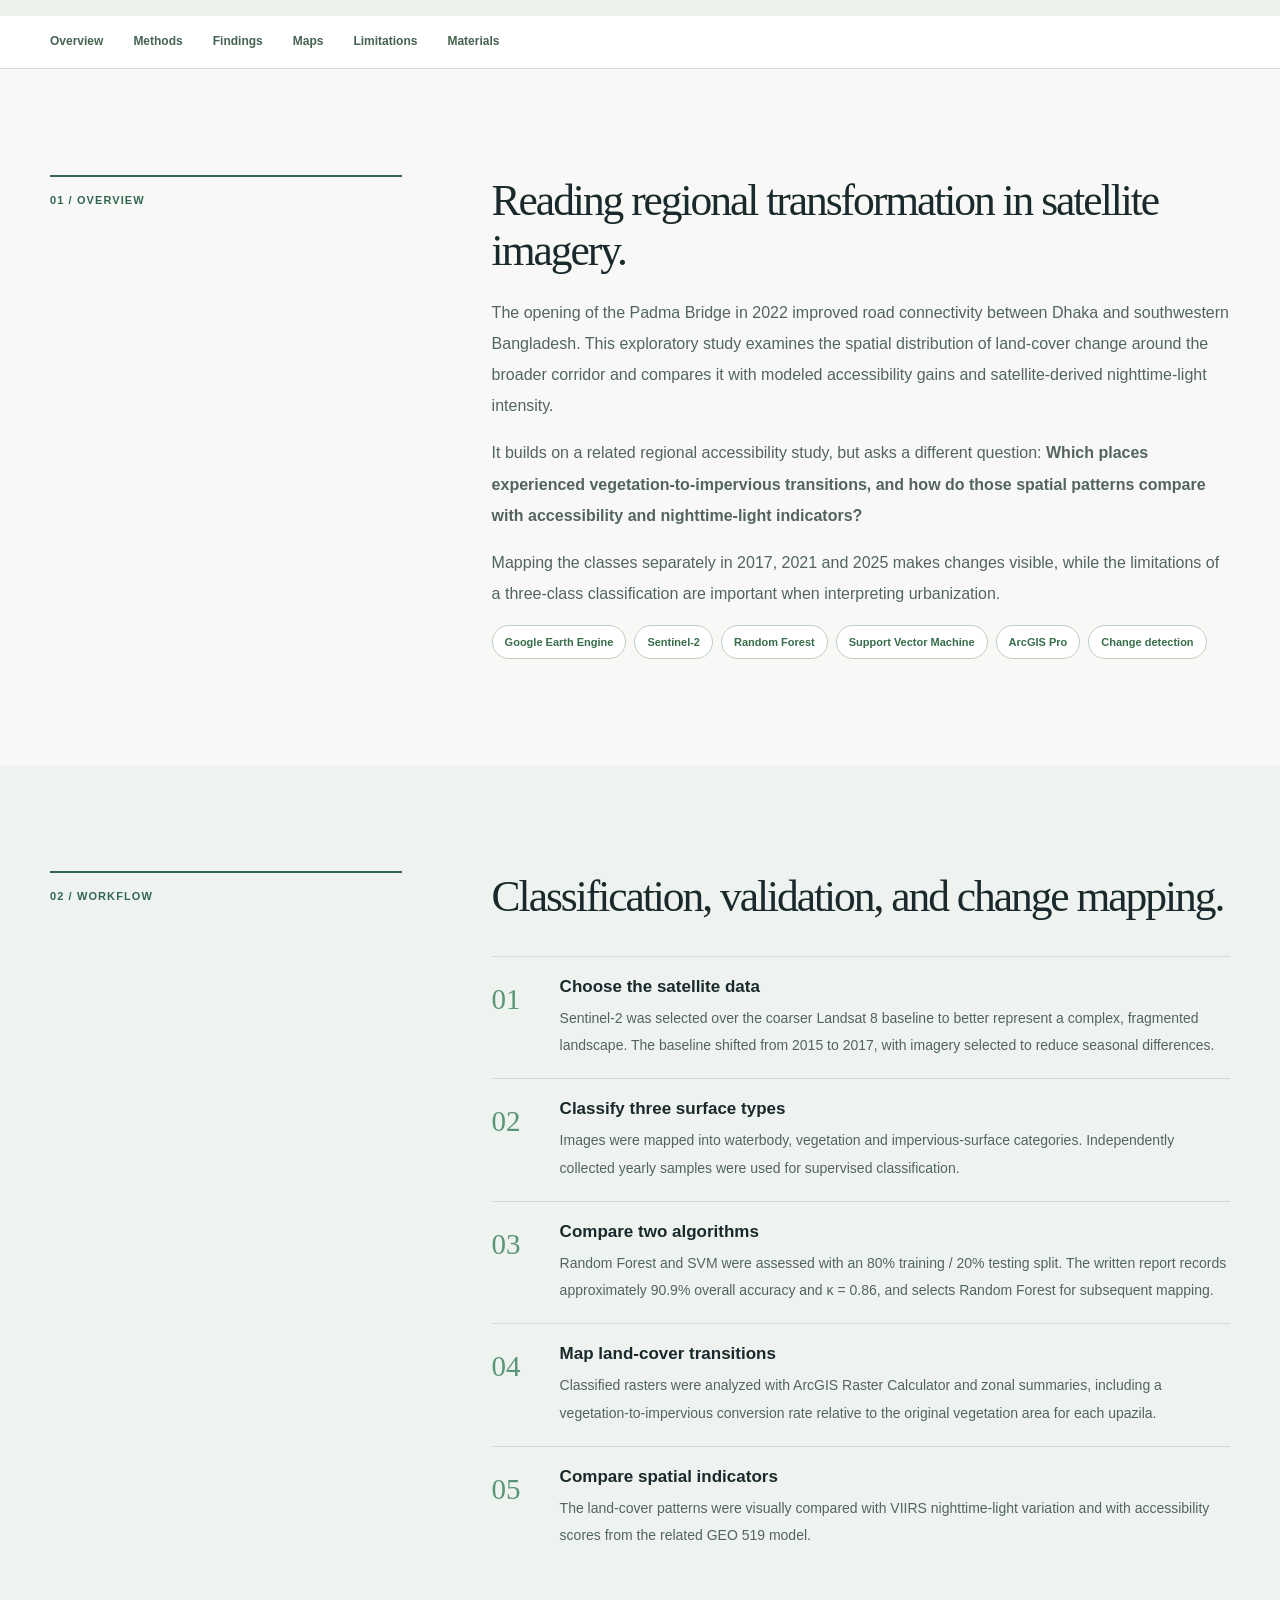
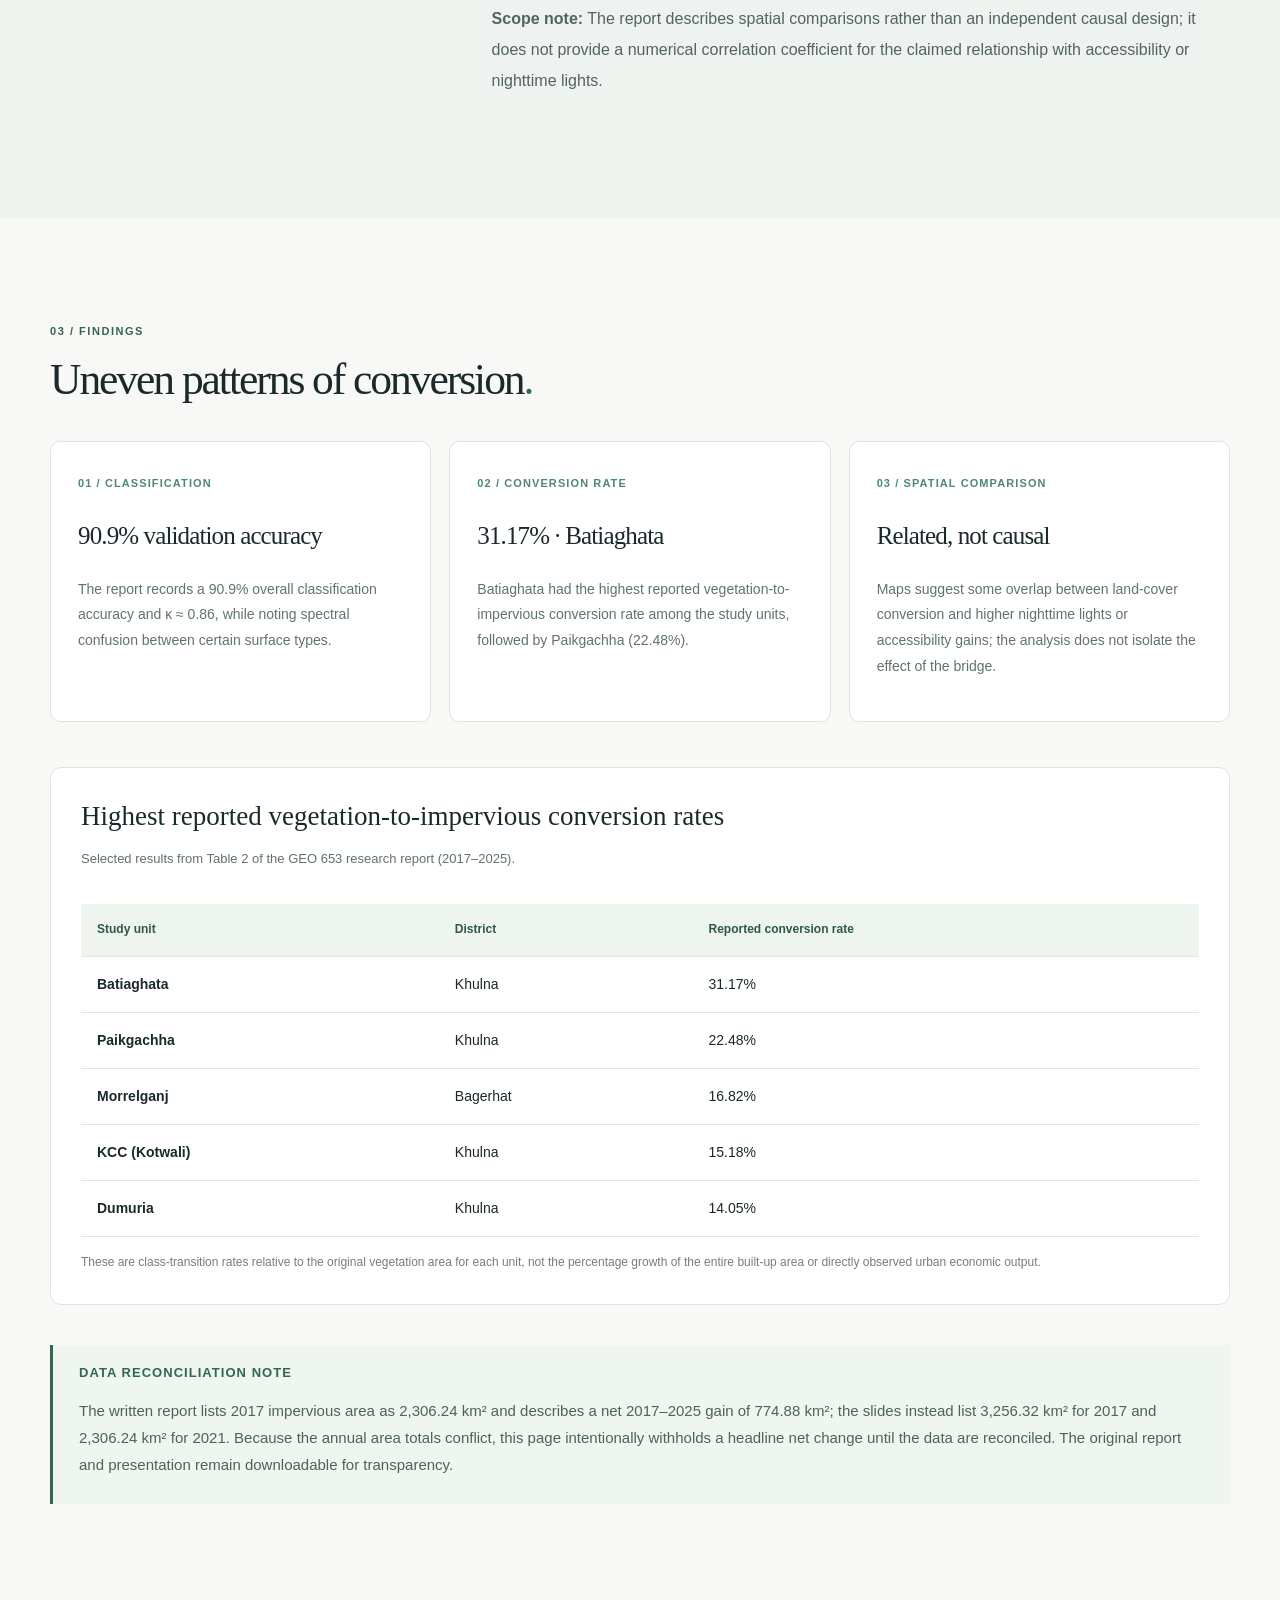
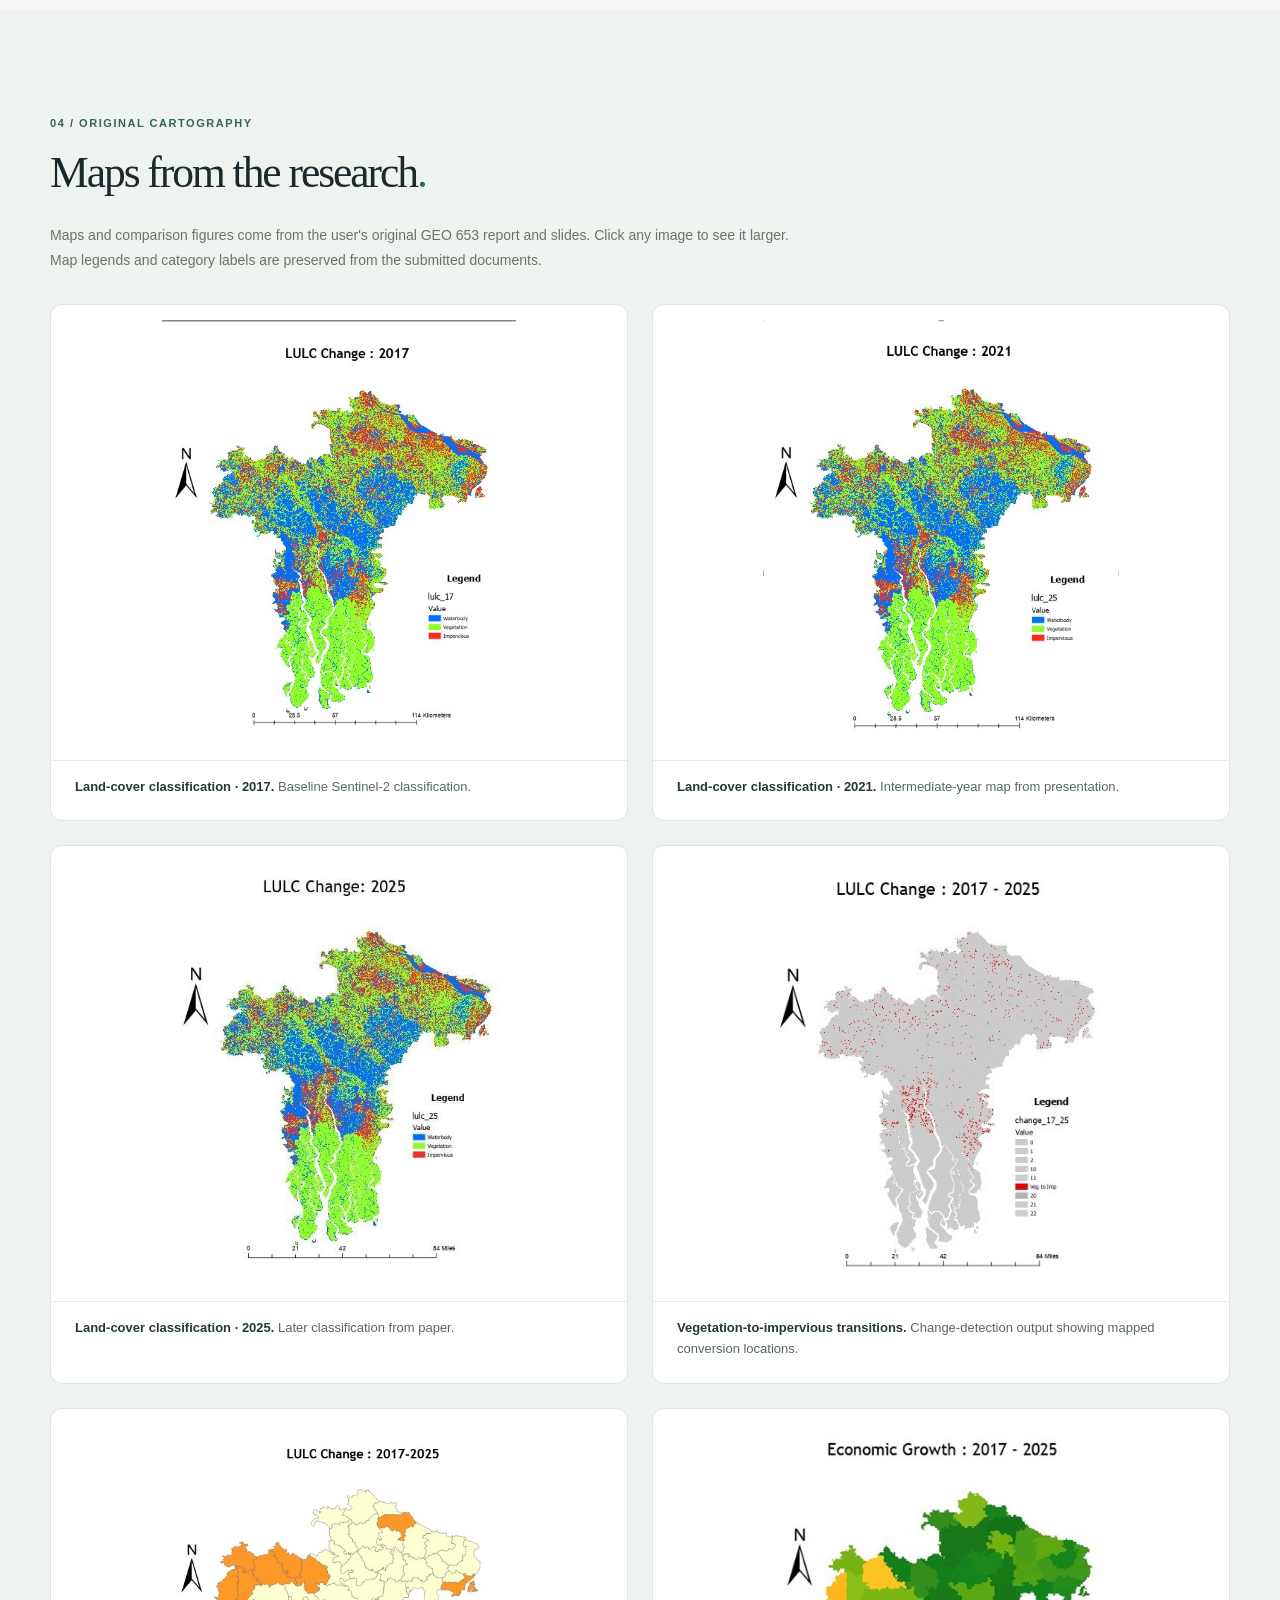
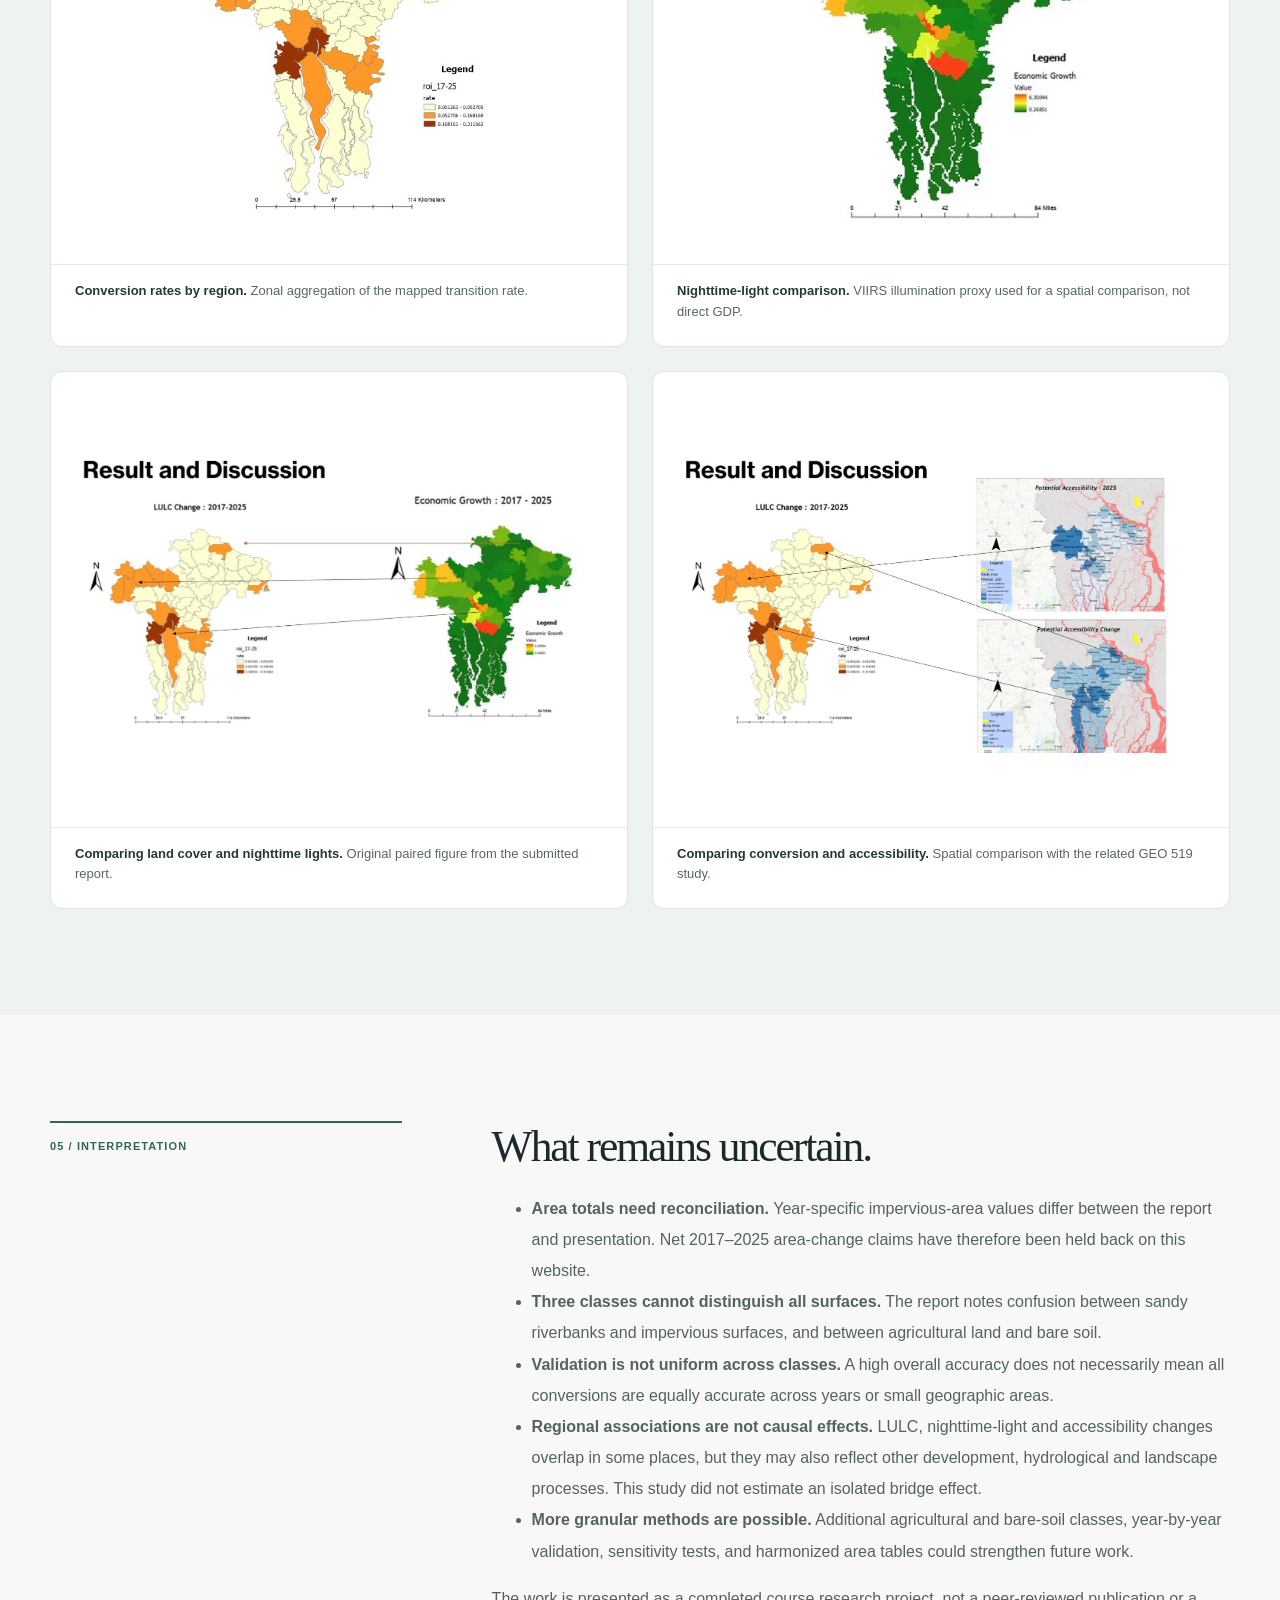
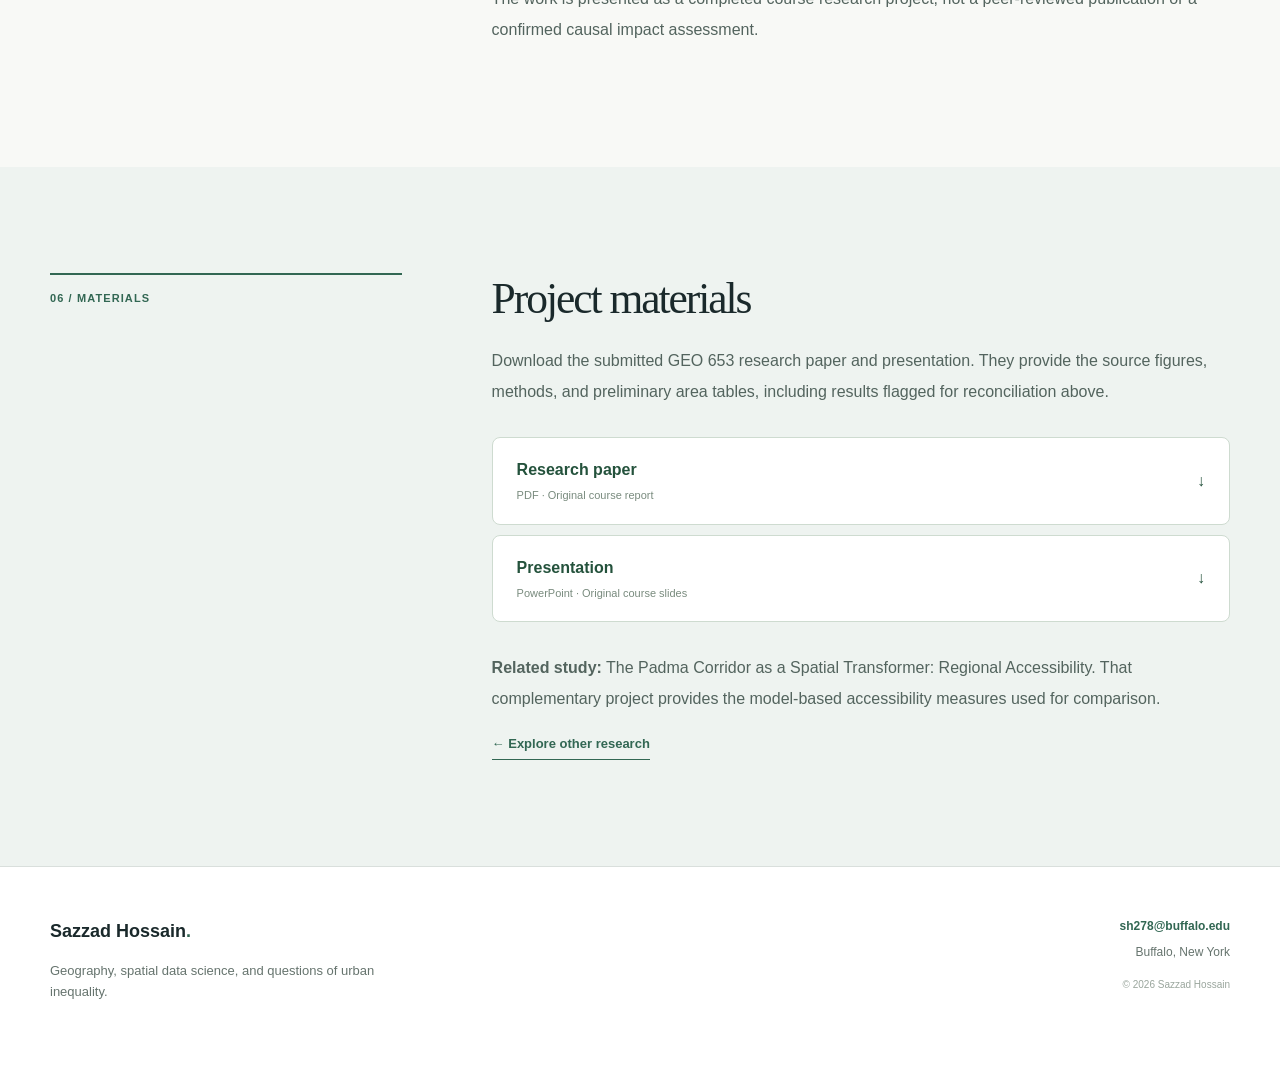
<file: projects/padma-land-cover.html>
<!DOCTYPE html>

<html lang="en"><head><meta charset="utf-8"/><meta content="width=device-width, initial-scale=1" name="viewport"/><meta content="light" name="color-scheme"/><meta content="GEO 653 remote-sensing case study of land use and land cover change in 58 upazilas of southwest Bangladesh (2017–2025), including Sentinel-2, Random Forest, and original GIS maps." name="description"/><title>Padma Corridor Land-Cover Change | Sazzad Hossain</title><link href="../assets/styles.css" rel="stylesheet"/><link href="../assets/favicon.svg" rel="icon" type="image/svg+xml"/></head>
<body><a class="skip-link" href="#main">Skip to content</a><header class="site-header"><div class="container header-inner"><a aria-label="Sazzad Hossain homepage" class="brand" href="../index.html"><span aria-hidden="true" class="brand-symbol">S<span>.</span></span><span class="brand-name">Sazzad Hossain</span></a><button aria-controls="site-nav" aria-expanded="false" aria-label="Toggle navigation" class="mobile-menu"><span></span><span></span><span></span></button><nav aria-label="Main navigation" class="site-nav" id="site-nav"><a class="nav-link" href="../index.html">Home</a><a class="nav-link" href="../about.html">About</a><a aria-current="page" class="nav-link active" href="../research.html">Research &amp; Projects</a><a class="nav-link" href="../cv.html">CV</a><a class="nav-link" href="../contact.html">Contact</a></nav></div></header>

<main id="main">
<section class="project-detail-hero case-hero"><div class="container">
<a class="breadcrumb" href="../research.html">← All research projects</a>
<span class="section-kicker">REMOTE SENSING · MACHINE LEARNING · COMPLETED COURSE RESEARCH</span>
<h1>Tracking land-cover change <em>along the Padma Corridor.</em></h1>
<p class="page-lead">A Sentinel-2 and Google Earth Engine study of vegetation, water, and impervious surfaces across southwestern Bangladesh, examining how observed land-cover patterns compare with accessibility and nighttime-light indicators.</p>
<div class="project-facts"><span><strong>Study periods</strong>2017 / 2021 / 2025</span><span><strong>Coverage</strong>58 upazilas</span><span><strong>Academic context</strong>GEO 653 · University at Buffalo</span></div>
<div class="case-action-row"><a class="button primary" download="" href="../downloads/Hossain_Padma_Land_Cover_Research_Report.pdf">Download research report <span aria-hidden="true">↓</span></a><a class="button secondary" download="" href="../downloads/Hossain_Padma_Land_Cover_Presentation.pptx">Download presentation <span aria-hidden="true">↓</span></a></div>
</div></section>
<section class="case-feature"><div class="container case-feature-grid">
<figure class="case-major-map"><a href="../assets/research/padma-land-cover/lulc-2025.jpg" rel="noopener" target="_blank"><img alt="Original 2025 land-cover classification map of southwest Bangladesh, with water in blue, vegetation in green, and impervious surfaces in red" src="../assets/research/padma-land-cover/lulc-2025.jpg"/></a><figcaption>Land use / land cover classification, 2025. Original GIS research figure, extracted from the GEO 653 paper.</figcaption></figure>
<div class="case-feature-side"><span class="section-kicker">RESEARCH AT A GLANCE</span><h2>Where do changing surfaces meet changing opportunities?</h2><p>The study classified three land-cover categories and compared local land transitions with nighttime lights and the related Padma accessibility project.</p>
<div class="case-stat"><strong>58</strong><span>upazilas across the southwestern Bangladesh study region</span></div>
<div class="case-stat"><strong>90.9%</strong><span>reported overall classification accuracy (κ ≈ 0.86)</span></div>
<div class="case-stat"><strong>3</strong><span>mapped land-cover classes: waterbody, vegetation, impervious</span></div>
<p class="case-small-note">Source: GEO 653 report and presentation. The reported area totals differ between these documents; a methodological note appears below.</p></div>
</div></section>
<nav aria-label="On this project page" class="case-section-nav"><div class="container"><a href="#overview">Overview</a><a href="#methods">Methods</a><a href="#findings">Findings</a><a href="#maps">Maps</a><a href="#limitations">Limitations</a><a href="#materials">Materials</a></div></nav>
<section class="section" id="overview"><div class="container text-layout"><aside class="side-note">01 / OVERVIEW</aside><div class="prose">
<h2>Reading regional transformation in satellite imagery.</h2>
<p>The opening of the Padma Bridge in 2022 improved road connectivity between Dhaka and southwestern Bangladesh. This exploratory study examines the spatial distribution of land-cover change around the broader corridor and compares it with modeled accessibility gains and satellite-derived nighttime-light intensity.</p>
<p>It builds on a related <a href="padma-accessibility.html">regional accessibility study</a>, but asks a different question: <strong>Which places experienced vegetation-to-impervious transitions, and how do those spatial patterns compare with accessibility and nighttime-light indicators?</strong></p>
<p>Mapping the classes separately in 2017, 2021 and 2025 makes changes visible, while the limitations of a three-class classification are important when interpreting urbanization.</p>
<div class="method-tags"><span>Google Earth Engine</span><span>Sentinel-2</span><span>Random Forest</span><span>Support Vector Machine</span><span>ArcGIS Pro</span><span>Change detection</span></div>
</div></div></section>
<section class="section muted-section" id="methods"><div class="container text-layout"><aside class="side-note">02 / WORKFLOW</aside><div class="prose">
<h2>Classification, validation, and change mapping.</h2>
<div class="method-steps">
<div><span>01</span><div><h3>Choose the satellite data</h3><p>Sentinel-2 was selected over the coarser Landsat 8 baseline to better represent a complex, fragmented landscape. The baseline shifted from 2015 to 2017, with imagery selected to reduce seasonal differences.</p></div></div>
<div><span>02</span><div><h3>Classify three surface types</h3><p>Images were mapped into waterbody, vegetation and impervious-surface categories. Independently collected yearly samples were used for supervised classification.</p></div></div>
<div><span>03</span><div><h3>Compare two algorithms</h3><p>Random Forest and SVM were assessed with an 80% training / 20% testing split. The written report records approximately 90.9% overall accuracy and κ = 0.86, and selects Random Forest for subsequent mapping.</p></div></div>
<div><span>04</span><div><h3>Map land-cover transitions</h3><p>Classified rasters were analyzed with ArcGIS Raster Calculator and zonal summaries, including a vegetation-to-impervious conversion rate relative to the original vegetation area for each upazila.</p></div></div>
<div><span>05</span><div><h3>Compare spatial indicators</h3><p>The land-cover patterns were visually compared with VIIRS nighttime-light variation and with accessibility scores from the related GEO 519 model.</p></div></div>
</div><p><strong>Scope note:</strong> The report describes spatial comparisons rather than an independent causal design; it does not provide a numerical correlation coefficient for the claimed relationship with accessibility or nighttime lights.</p>
</div></div></section>
<section class="section" id="findings"><div class="container"><div class="section-heading"><div><span class="section-kicker">03 / FINDINGS</span><h2>Uneven patterns of conversion<span class="accent">.</span></h2></div></div>
<div class="findings-grid">
<article class="finding-card"><span class="finding-number">01 / CLASSIFICATION</span><h3>90.9% validation accuracy</h3><p>The report records a 90.9% overall classification accuracy and κ ≈ 0.86, while noting spectral confusion between certain surface types.</p></article>
<article class="finding-card"><span class="finding-number">02 / CONVERSION RATE</span><h3>31.17% · Batiaghata</h3><p>Batiaghata had the highest reported vegetation-to-impervious conversion rate among the study units, followed by Paikgachha (22.48%).</p></article>
<article class="finding-card"><span class="finding-number">03 / SPATIAL COMPARISON</span><h3>Related, not causal</h3><p>Maps suggest some overlap between land-cover conversion and higher nighttime lights or accessibility gains; the analysis does not isolate the effect of the bridge.</p></article>
</div>
<div class="results-table-wrap"><div class="results-table-title"><h3>Highest reported vegetation-to-impervious conversion rates</h3><p>Selected results from Table 2 of the GEO 653 research report (2017–2025).</p></div><div class="table-scroll"><table class="results-table"><thead><tr><th scope="col">Study unit</th><th scope="col">District</th><th scope="col">Reported conversion rate</th></tr></thead><tbody>
<tr><th scope="row">Batiaghata</th><td>Khulna</td><td>31.17%</td></tr>
<tr><th scope="row">Paikgachha</th><td>Khulna</td><td>22.48%</td></tr>
<tr><th scope="row">Morrelganj</th><td>Bagerhat</td><td>16.82%</td></tr>
<tr><th scope="row">KCC (Kotwali)</th><td>Khulna</td><td>15.18%</td></tr>
<tr><th scope="row">Dumuria</th><td>Khulna</td><td>14.05%</td></tr>
</tbody></table></div><p class="table-footnote">These are class-transition rates relative to the original vegetation area for each unit, not the percentage growth of the entire built-up area or directly observed urban economic output.</p></div>
<div class="case-interpretation"><strong>Data reconciliation note</strong><p>The written report lists 2017 impervious area as 2,306.24 km² and describes a net 2017–2025 gain of 774.88 km²; the slides instead list 3,256.32 km² for 2017 and 2,306.24 km² for 2021. Because the annual area totals conflict, this page intentionally withholds a headline net change until the data are reconciled. The original report and presentation remain downloadable for transparency.</p></div>
</div></section>
<section class="section muted-section" id="maps"><div class="container"><div class="section-heading"><div><span class="section-kicker">04 / ORIGINAL CARTOGRAPHY</span><h2>Maps from the research<span class="accent">.</span></h2></div></div>
<p class="map-intro">Maps and comparison figures come from the user's original GEO 653 report and slides. Click any image to see it larger. Map legends and category labels are preserved from the submitted documents.</p>
<div class="research-map-grid">
<figure class="research-map-item"><a href="../assets/research/padma-land-cover/lulc-2017.jpg" rel="noopener" target="_blank"><img alt="Land-cover classification map of southwestern Bangladesh in 2017, showing water, vegetation and impervious surfaces" loading="lazy" src="../assets/research/padma-land-cover/lulc-2017.jpg"/></a><figcaption><strong>Land-cover classification · 2017.</strong> Baseline Sentinel-2 classification.</figcaption></figure>
<figure class="research-map-item"><a href="../assets/research/padma-land-cover/lulc-2021.jpg" rel="noopener" target="_blank"><img alt="Land-cover classification map of southwestern Bangladesh in 2021 with three land-cover categories" loading="lazy" src="../assets/research/padma-land-cover/lulc-2021.jpg"/></a><figcaption><strong>Land-cover classification · 2021.</strong> Intermediate-year map from presentation.</figcaption></figure>
<figure class="research-map-item"><a href="../assets/research/padma-land-cover/lulc-2025.jpg" rel="noopener" target="_blank"><img alt="Land-cover classification map of southwestern Bangladesh in 2025 with water, vegetation and impervious surfaces" loading="lazy" src="../assets/research/padma-land-cover/lulc-2025.jpg"/></a><figcaption><strong>Land-cover classification · 2025.</strong> Later classification from paper.</figcaption></figure>
<figure class="research-map-item"><a href="../assets/research/padma-land-cover/conversion-areas.jpg" rel="noopener" target="_blank"><img alt="Original land cover conversion map showing locations where vegetation transitioned to impervious surfaces" loading="lazy" src="../assets/research/padma-land-cover/conversion-areas.jpg"/></a><figcaption><strong>Vegetation-to-impervious transitions.</strong> Change-detection output showing mapped conversion locations.</figcaption></figure>
<figure class="research-map-item"><a href="../assets/research/padma-land-cover/conversion-rate.jpg" rel="noopener" target="_blank"><img alt="Map of varying vegetation-to-impervious conversion rates by upazila, shown in shades of orange" loading="lazy" src="../assets/research/padma-land-cover/conversion-rate.jpg"/></a><figcaption><strong>Conversion rates by region.</strong> Zonal aggregation of the mapped transition rate.</figcaption></figure>
<figure class="research-map-item"><a href="../assets/research/padma-land-cover/nighttime-lights.jpg" rel="noopener" target="_blank"><img alt="Map of nighttime light economic activity indicator displayed in green, orange and red" loading="lazy" src="../assets/research/padma-land-cover/nighttime-lights.jpg"/></a><figcaption><strong>Nighttime-light comparison.</strong> VIIRS illumination proxy used for a spatial comparison, not direct GDP.</figcaption></figure>
<figure class="research-map-item"><a href="../assets/research/padma-land-cover/lulc-nightlights-comparison.jpg" rel="noopener" target="_blank"><img alt="Research report figure comparing land-cover conversion rate maps and nighttime light indicators" loading="lazy" src="../assets/research/padma-land-cover/lulc-nightlights-comparison.jpg"/></a><figcaption><strong>Comparing land cover and nighttime lights.</strong> Original paired figure from the submitted report.</figcaption></figure>
<figure class="research-map-item"><a href="../assets/research/padma-land-cover/lulc-accessibility-comparison.jpg" rel="noopener" target="_blank"><img alt="Research report figure comparing land-cover conversion with regional accessibility maps" loading="lazy" src="../assets/research/padma-land-cover/lulc-accessibility-comparison.jpg"/></a><figcaption><strong>Comparing conversion and accessibility.</strong> Spatial comparison with the related GEO 519 study.</figcaption></figure>
</div></div></section>
<section class="section" id="limitations"><div class="container text-layout"><aside class="side-note">05 / INTERPRETATION</aside><div class="prose"><h2>What remains uncertain.</h2>
<ul><li><strong>Area totals need reconciliation.</strong> Year-specific impervious-area values differ between the report and presentation. Net 2017–2025 area-change claims have therefore been held back on this website.</li>
<li><strong>Three classes cannot distinguish all surfaces.</strong> The report notes confusion between sandy riverbanks and impervious surfaces, and between agricultural land and bare soil.</li>
<li><strong>Validation is not uniform across classes.</strong> A high overall accuracy does not necessarily mean all conversions are equally accurate across years or small geographic areas.</li>
<li><strong>Regional associations are not causal effects.</strong> LULC, nighttime-light and accessibility changes overlap in some places, but they may also reflect other development, hydrological and landscape processes. This study did not estimate an isolated bridge effect.</li>
<li><strong>More granular methods are possible.</strong> Additional agricultural and bare-soil classes, year-by-year validation, sensitivity tests, and harmonized area tables could strengthen future work.</li></ul>
<p>The work is presented as a completed course research project, not a peer-reviewed publication or a confirmed causal impact assessment.</p>
</div></div></section>
<section class="section muted-section" id="materials"><div class="container text-layout"><aside class="side-note">06 / MATERIALS</aside><div class="prose"><h2>Project materials</h2><p>Download the submitted GEO 653 research paper and presentation. They provide the source figures, methods, and preliminary area tables, including results flagged for reconciliation above.</p>
<div class="material-links"><a download="" href="../downloads/Hossain_Padma_Land_Cover_Research_Report.pdf"><span>Research paper <small>PDF · Original course report</small></span><span aria-hidden="true">↓</span></a><a download="" href="../downloads/Hossain_Padma_Land_Cover_Presentation.pptx"><span>Presentation <small>PowerPoint · Original course slides</small></span><span aria-hidden="true">↓</span></a></div>
<p><strong>Related study:</strong> <a href="padma-accessibility.html">The Padma Corridor as a Spatial Transformer: Regional Accessibility</a>. That complementary project provides the model-based accessibility measures used for comparison.</p>
<a class="text-link" href="../research.html">← Explore other research</a></div></div></section>
</main>
<footer class="site-footer"><div class="container footer-grid"><div><a class="footer-title" href="../index.html">Sazzad Hossain<span class="accent">.</span></a><p>Geography, spatial data science, and questions of urban inequality.</p></div><div class="footer-right"><a href="mailto:sh278@buffalo.edu">sh278@buffalo.edu</a><span>Buffalo, New York</span><small>© <span id="copyright-year">2026</span> Sazzad Hossain</small></div></div></footer><script defer="" src="../assets/site.js"></script></body></html>
</file>
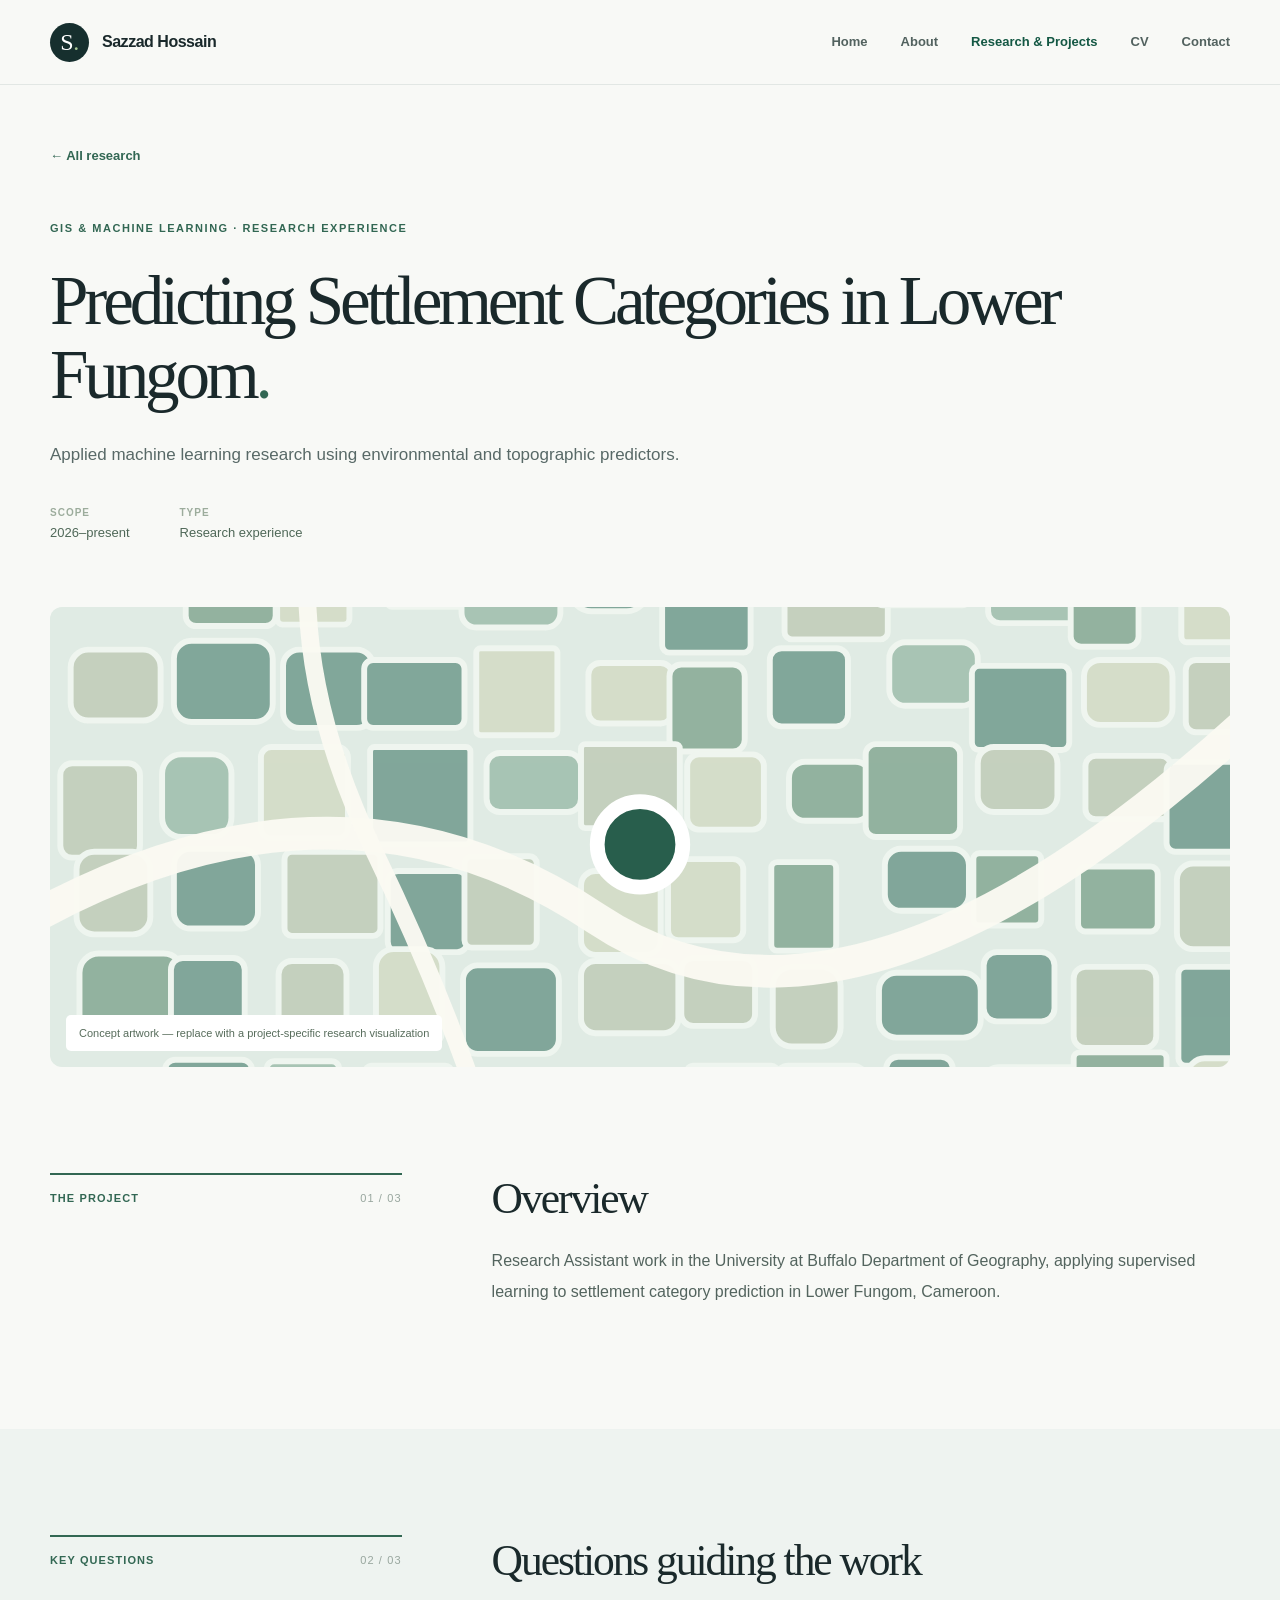
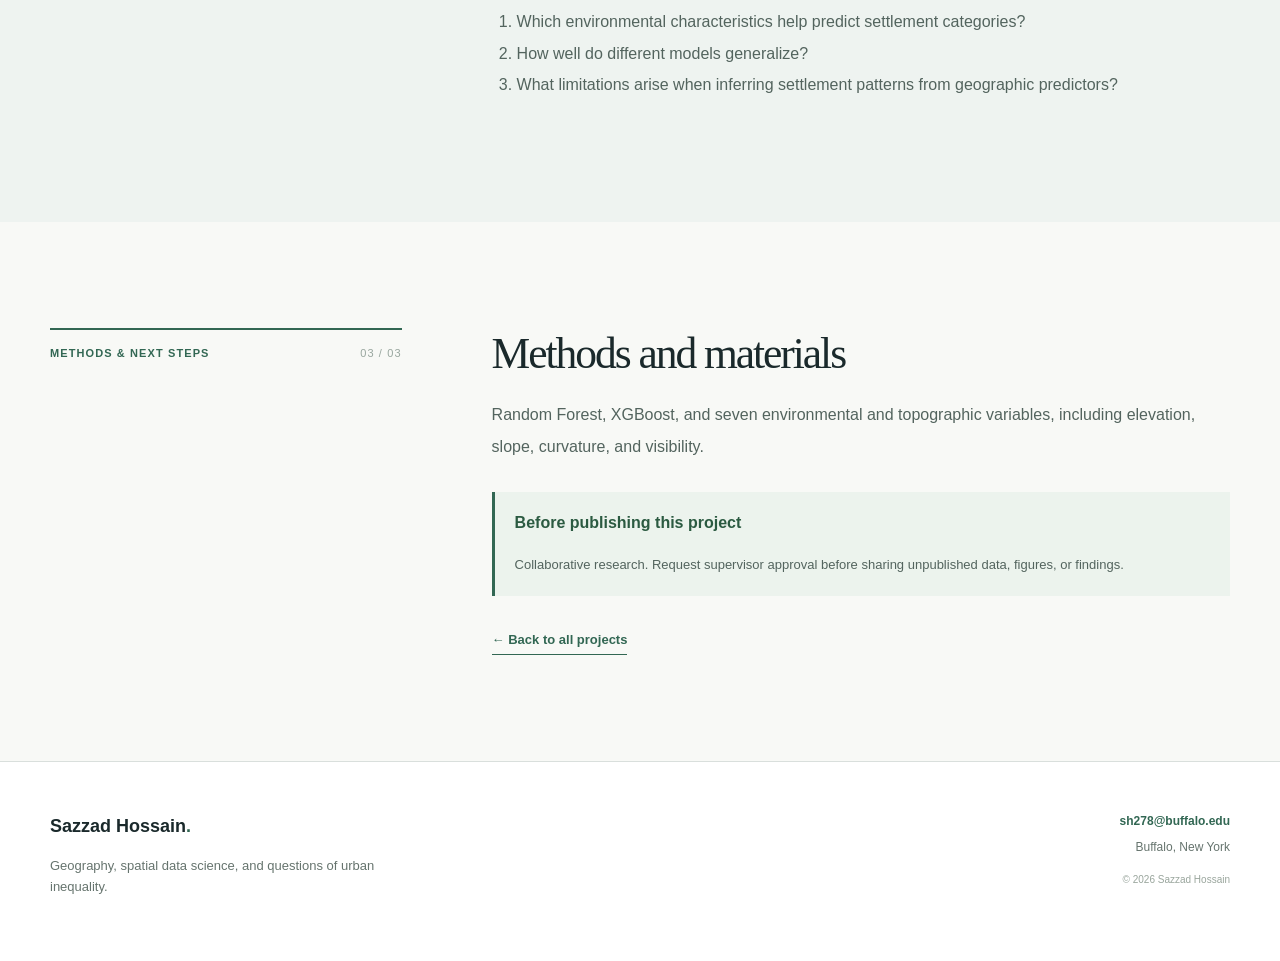
<file: projects/settlement-modeling.html>
<!DOCTYPE html><html lang="en"><head><meta charset="utf-8"><meta name="viewport" content="width=device-width, initial-scale=1"><meta name="color-scheme" content="light"><meta name="description" content="Applied machine learning research using environmental and topographic predictors."><title>Predicting Settlement Categories in Lower Fungom | Sazzad Hossain</title><link rel="stylesheet" href="../assets/styles.css"><link rel="icon" href="../assets/favicon.svg" type="image/svg+xml"></head><body><a class="skip-link" href="#main">Skip to content</a><header class="site-header"><div class="container header-inner"><a class="brand" href="../index.html" aria-label="Sazzad Hossain homepage"><span class="brand-symbol" aria-hidden="true">S<span>.</span></span><span class="brand-name">Sazzad Hossain</span></a><button class="mobile-menu" aria-label="Toggle navigation" aria-expanded="false" aria-controls="site-nav"><span></span><span></span><span></span></button><nav id="site-nav" class="site-nav" aria-label="Main navigation"><a class="nav-link " href="../index.html" >Home</a><a class="nav-link " href="../about.html" >About</a><a class="nav-link active" href="../research.html" aria-current="page">Research & Projects</a><a class="nav-link " href="../cv.html" >CV</a><a class="nav-link " href="../contact.html" >Contact</a></nav></div></header><main id="main"><section class="project-detail-hero"><div class="container"><a href="../research.html" class="breadcrumb">← All research</a><span class="section-kicker">GIS &AMP; MACHINE LEARNING · RESEARCH EXPERIENCE</span><h1>Predicting Settlement Categories in Lower Fungom<span class="accent">.</span></h1><p class="page-lead">Applied machine learning research using environmental and topographic predictors.</p><div class="project-facts"><span><strong>Scope</strong>2026–present</span><span><strong>Type</strong>Research experience</span></div></div></section><div class="container"><div class="project-feature-image"><img src="../assets/terrain.svg" alt="Original decorative map-inspired illustration; not a research finding"><span>Concept artwork — replace with a project-specific research visualization</span></div></div><section class="section"><div class="container text-layout"><aside class="side-note">THE PROJECT <span>01 / 03</span></aside><div class="prose"><h2>Overview</h2><p>Research Assistant work in the University at Buffalo Department of Geography, applying supervised learning to settlement category prediction in Lower Fungom, Cameroon.</p></div></div></section><section class="section muted-section"><div class="container text-layout"><aside class="side-note">KEY QUESTIONS <span>02 / 03</span></aside><div class="prose"><h2>Questions guiding the work</h2><ol class="question-ol"><li>Which environmental characteristics help predict settlement categories?</li><li>How well do different models generalize?</li><li>What limitations arise when inferring settlement patterns from geographic predictors?</li></ol></div></div></section><section class="section"><div class="container text-layout"><aside class="side-note">METHODS & NEXT STEPS <span>03 / 03</span></aside><div class="prose"><h2>Methods and materials</h2><p>Random Forest, XGBoost, and seven environmental and topographic variables, including elevation, slope, curvature, and visibility.</p><div class="note-box"><strong>Before publishing this project</strong><p>Collaborative research. Request supervisor approval before sharing unpublished data, figures, or findings.</p></div><a class="text-link" href="../research.html">← Back to all projects</a></div></div></section></main><footer class="site-footer"><div class="container footer-grid"><div><a href="../index.html" class="footer-title">Sazzad Hossain<span class="accent">.</span></a><p>Geography, spatial data science, and questions of urban inequality.</p></div><div class="footer-right"><a href="mailto:sh278@buffalo.edu">sh278@buffalo.edu</a><span>Buffalo, New York</span><small>© <span id="copyright-year">2026</span> Sazzad Hossain</small></div></div></footer><script src="../assets/site.js" defer></script></body></html>
</file>
<file: assets/styles.css>
/* Sazzad Hossain — original editorial academic portfolio. No build process or tracking scripts. */
:root{--ink:#1a292b;--muted:#566364;--line:#d9dfdc;--white:#fff;--bg:#f8f9f6;--tint:#eef3f0;--green:#326753;--dark:#162f2e;--accent:#a8c795;--light:#e4ede5;--radius:14px;--width:1180px}*{box-sizing:border-box}html{scroll-behavior:smooth}body{margin:0;color:var(--ink);background:var(--bg);font-family:Inter,ui-sans-serif,-apple-system,BlinkMacSystemFont,"Segoe UI",sans-serif;-webkit-font-smoothing:antialiased;line-height:1.65}img{max-width:100%;display:block}a{color:inherit;text-decoration:none}a:focus-visible,button:focus-visible{outline:3px solid #5a9f90;outline-offset:4px}button{font:inherit}.container{width:min(calc(100% - 64px),var(--width));margin-inline:auto}.skip-link{position:absolute;left:1rem;top:-5rem;background:var(--dark);color:white;padding:1rem;z-index:20}.skip-link:focus{top:1rem}.site-header{position:sticky;top:0;z-index:10;background:rgba(248,249,246,.94);backdrop-filter:blur(12px);border-bottom:1px solid #e2e7e4}.header-inner{height:84px;display:flex;justify-content:space-between;align-items:center;gap:24px}.brand{display:flex;align-items:center;gap:13px;font-weight:750;letter-spacing:-.03em}.brand-symbol{display:flex;align-items:center;justify-content:center;width:39px;height:39px;border-radius:50%;background:var(--dark);color:white;font-family:Georgia,serif;font-size:24px;font-weight:400;line-height:1}.brand-symbol span{color:var(--accent)}.brand-name{font-size:16px}.site-nav{display:flex;align-items:center;gap:33px}.nav-link{font-size:13px;color:#52625f;font-weight:550;transition:color .2s}.nav-link:hover,.nav-link.active{color:#145844}.nav-link.active{font-weight:760}.mobile-menu{display:none}.accent{color:var(--green)}.hero{padding:84px 0 92px}.hero-grid{display:grid;grid-template-columns:1.12fr .88fr;gap:78px;align-items:center}.eyebrow,.section-kicker{display:block;letter-spacing:.14em;font-size:11px;line-height:1.4;font-weight:800;color:var(--green)}.eyebrow{display:flex;align-items:center;gap:11px}.eyebrow-dot,.status-spark{display:inline-block;width:8px;height:8px;border-radius:100%;background:#75a98c;box-shadow:0 0 0 4px #e3eee8}.hero h1,.page-hero h1,.project-detail-hero h1{font-family:Georgia,"Times New Roman",serif;font-weight:400;letter-spacing:-.06em;line-height:1.07;font-size:clamp(50px,5.4vw,82px);margin:27px 0}.hero h1 em,.page-hero h1 em{color:var(--green);font-weight:400}.hero-lead,.page-lead{font-size:17px;color:#586967;max-width:600px;line-height:1.85}.button-row{display:flex;flex-wrap:wrap;gap:12px;margin-top:34px}.button{display:inline-flex;align-items:center;justify-content:center;gap:17px;border:1px solid var(--dark);border-radius:7px;padding:15px 22px;min-height:52px;font-weight:680;font-size:13px;transition:transform .2s,background-color .2s}.button:hover{transform:translateY(-2px)}.button.primary{color:white;background:var(--dark)}.button.primary:hover{background:#31574f}.button.secondary{background:transparent;color:var(--dark)}.button.light{background:#f7fbf8;border-color:#f7fbf8;color:var(--dark)}.hero-note{display:flex;align-items:center;gap:13px;color:#62736e;font-size:12px;margin-top:38px}.hero-visual{position:relative;background:#e5efea;border-radius:190px 190px 14px 14px;min-height:510px;overflow:hidden}.hero-visual>img{width:100%;height:510px;object-fit:cover}.hero-visual-caption{position:absolute;left:24px;right:24px;bottom:24px;padding:14px 16px;background:rgba(251,253,250,.9);backdrop-filter:blur(6px);border-radius:6px;display:flex;justify-content:space-between;gap:10px;color:var(--green);font-size:9px;letter-spacing:.08em;font-weight:800}.intro-strip{background:var(--dark);color:#f0f7f2;padding:62px 0}.intro-grid{display:grid;grid-template-columns:1fr 2.25fr;align-items:start;gap:70px}.intro-grid .section-kicker,.contact-cta .section-kicker{color:#9ec6a8}.intro-grid p{max-width:770px;margin:-6px 0 0;font-family:Georgia,serif;font-size:clamp(22px,2.45vw,31px);line-height:1.52;color:#dfeae5;letter-spacing:-.025em}.intro-grid strong{color:#fff;font-weight:700}.section{padding:106px 0}.section.tight{padding-top:24px}.section-heading{display:flex;justify-content:space-between;align-items:end;gap:24px;margin-bottom:36px}h2{font-family:Georgia,"Times New Roman",serif;font-weight:400;letter-spacing:-.047em;font-size:clamp(35px,3.4vw,52px);line-height:1.16;margin:15px 0 21px}h3{line-height:1.35}.section-heading h2{margin-bottom:0}.text-link{font-size:13px;font-weight:750;color:var(--green);display:inline-block;border-bottom:1px solid currentColor;padding-bottom:4px}.text-link:hover{color:#183d34}.section-action{white-space:nowrap}.project-grid{display:grid;grid-template-columns:repeat(3,minmax(0,1fr));gap:23px}.project-card{background:white;border:1px solid #e1e7e2;border-radius:12px;overflow:hidden;display:flex;flex-direction:column;transition:transform .23s,box-shadow .23s}.project-card:hover{transform:translateY(-5px);box-shadow:0 13px 35px rgba(32,63,54,.08)}.project-cover{height:235px;overflow:hidden;display:block;background:#e2ece8;position:relative}.project-cover img{width:100%;height:100%;object-fit:cover;transition:transform .4s}.project-card:hover .project-cover img{transform:scale(1.04)}.cover-hint{position:absolute;bottom:15px;right:15px;background:white;padding:8px 11px;border-radius:5px;color:var(--green);font-size:11px;font-weight:750}.project-body{padding:24px 25px 25px;display:flex;flex-direction:column;flex:1;gap:0}.project-meta{font-size:10px;letter-spacing:.065em;text-transform:uppercase;font-weight:740;color:#608477;display:flex;gap:7px;flex-wrap:wrap}.meta-dot{color:#b7c8c0}.project-body h3{font-family:Georgia,serif;font-weight:500;letter-spacing:-.035em;font-size:24px;line-height:1.27;margin:16px 0 12px}.project-body p{font-size:13px;color:#65726e;margin:0 0 26px;line-height:1.8}.project-body .text-link{margin-top:auto;align-self:start}.muted-section{background:var(--tint)}.two-col{display:grid;grid-template-columns:1.04fr .96fr;gap:100px;align-items:start}.two-col h2{max-width:500px}.wide-text{font-size:16px;color:#5d6a67;line-height:1.85;max-width:530px;margin-bottom:25px}.topic-list>div{display:flex;gap:24px;padding:24px 0;border-bottom:1px solid #cedbd2}.topic-list>div:first-child{padding-top:0}.topic-number{font-family:Georgia,serif;color:#739a83;font-size:21px}.topic-list h3{font-size:17px;font-weight:750;margin:0 0 5px}.topic-list p{font-size:13px;line-height:1.8;margin:0;color:#667a70}.project-grid.two-cards{grid-template-columns:repeat(2,minmax(0,1fr))}.two-cards .project-card{display:grid;grid-template-columns:.9fr 1.1fr}.two-cards .project-cover{height:100%;min-height:280px}.contact-cta{background:var(--dark);color:white;padding:72px 0}.cta-inner{display:flex;justify-content:space-between;align-items:center;gap:32px}.contact-cta h2{margin-bottom:0}.site-footer{background:#fff;padding:50px 0;color:#66746e;border-top:1px solid var(--line)}.footer-grid{display:flex;justify-content:space-between;gap:30px}.footer-title{color:var(--ink);font-size:18px;font-weight:780}.footer-grid p{font-size:13px;max-width:370px}.footer-right{display:flex;flex-direction:column;align-items:end;font-size:12px;gap:6px}.footer-right a{color:var(--green);font-weight:700}.footer-right small{color:#99a59c;margin-top:8px}.page-hero{padding-top:90px;padding-bottom:66px}.page-hero h1{font-size:clamp(54px,5.8vw,78px);max-width:1000px}.page-lead{max-width:730px}.text-layout{display:grid;grid-template-columns:1fr 2.1fr;gap:90px}.side-note{border-top:2px solid var(--green);padding-top:14px;font-weight:800;letter-spacing:.1em;font-size:11px;color:var(--green);display:flex;justify-content:space-between;height:max-content}.side-note span{font-weight:400;color:#98a69e}.prose h2{margin-top:0}.prose p,.prose li{font-size:16px;color:#53645e;line-height:1.95}.prose p{margin:16px 0}.question-list{margin-top:42px}.question-list>div{display:grid;grid-template-columns:80px 1fr;gap:20px;border-top:1px solid #d2dfd6;padding:21px 0}.question-list span{font-family:Georgia,serif;font-size:26px;color:#6d9c7c}.question-list h3{font-family:Georgia,serif;font-weight:400;letter-spacing:-.025em;font-size:clamp(21px,2.2vw,30px);max-width:780px;margin:0}.timeline{max-width:880px;margin-top:36px}.timeline>div{display:grid;grid-template-columns:160px 1fr;gap:20px;border-top:1px solid var(--line);padding:23px 0}.timeline span{font-size:12px;color:var(--green);font-weight:800}.timeline h3{margin:0;font-size:18px}.timeline p{grid-column:2;margin:-7px 0 0;color:var(--muted);font-size:14px}.filters{display:flex;gap:10px;flex-wrap:wrap}.filter-chip{background:white;border:1px solid #d5e0d9;color:#4c6759;padding:10px 15px;border-radius:100px;font-size:12px;font-weight:680;cursor:pointer}.filter-chip.selected,.filter-chip:hover{background:var(--dark);color:#fff;border-color:var(--dark)}.filter-status{margin:20px 0 28px;font-size:12px;color:#697970}.project-card[hidden]{display:none}.small-prose{max-width:780px}.small-prose p{color:#617168;line-height:1.9}.cv-layout{display:grid;grid-template-columns:270px 1fr;gap:80px}.cv-sidebar{align-self:start;position:sticky;top:118px;border-top:2px solid var(--green);padding-top:20px;color:#52645b}.cv-sidebar strong{font-size:20px;color:var(--ink)}.cv-sidebar p{font-size:13px;line-height:1.85}.cv-sidebar a{color:var(--green)}.cv-sidebar hr{border:0;border-top:1px solid var(--line);margin:27px 0}.cv-content>section{margin-bottom:65px}.cv-content h2{font-size:36px;margin:0 0 24px}.cv-item{border-top:1px solid var(--line);display:flex;justify-content:space-between;gap:20px;padding:21px 0}.cv-item h3{font-size:16px;margin:0 0 7px}.cv-item p{font-size:13px;color:#617269;line-height:1.8;margin:0;max-width:560px}.cv-item>span{color:#698175;font-size:12px;white-space:nowrap}.skills-list>div{border-top:1px solid var(--line);display:grid;grid-template-columns:140px 1fr;gap:20px;padding:17px 0;font-size:13px}.skills-list span{color:#607167}.contact-layout{display:grid;grid-template-columns:1.1fr .9fr;gap:90px}.contact-block{background:var(--tint);padding:44px;border-radius:12px}.contact-block h2{font-size:37px;overflow-wrap:anywhere}.contact-block h2 a{color:var(--green)}.contact-block p,.contact-aside p{color:#5c7064;font-size:14px;line-height:1.85}.contact-aside h3{font-size:20px;margin:0 0 8px}.contact-aside p+h3{margin-top:35px}.project-detail-hero{padding:60px 0 64px}.breadcrumb{font-size:13px;font-weight:700;color:var(--green);display:block;margin-bottom:55px}.project-detail-hero h1{font-size:clamp(48px,5.4vw,76px);max-width:1040px}.project-facts{display:flex;gap:50px;margin-top:35px}.project-facts>span{font-size:13px;color:#4f6858}.project-facts strong{display:block;text-transform:uppercase;font-size:10px;letter-spacing:.1em;color:#9cac9c}.project-feature-image{height:min(460px,48vw);overflow:hidden;position:relative;border-radius:12px}.project-feature-image img{width:100%;height:100%;object-fit:cover}.project-feature-image>span{position:absolute;bottom:16px;left:16px;background:white;color:#576c5b;padding:9px 13px;font-size:11px;border-radius:5px}.question-ol{padding-left:25px}.note-box{background:#ecf3ed;border-left:3px solid var(--green);padding:18px 20px;margin:30px 0}.note-box strong{color:#2b5a41}.note-box p{font-size:13px;margin-bottom:0}@media(max-width:1000px){.hero-grid{gap:36px}.hero-visual,.hero-visual>img{height:450px;min-height:450px}.project-grid{grid-template-columns:repeat(2,minmax(0,1fr))}.two-col{gap:45px}.site-nav{gap:20px}.two-cards .project-card{display:flex}.two-cards .project-cover{height:235px;min-height:0}}@media(max-width:700px){.container{width:min(calc(100% - 34px),var(--width))}.header-inner{height:68px}.brand-name{font-size:14px}.mobile-menu{display:flex;background:transparent;border:0;width:42px;height:40px;flex-direction:column;align-items:center;justify-content:center;gap:5px;cursor:pointer}.mobile-menu span{height:2px;width:21px;background:var(--ink);display:block}.site-nav{display:none;position:absolute;top:67px;left:0;right:0;background:#f8f9f6;padding:15px 17px 25px;box-shadow:0 15px 20px rgba(0,0,0,.05);flex-direction:column;align-items:stretch;gap:0}.site-nav.open{display:flex}.nav-link{padding:11px 5px;border-bottom:1px solid var(--line)}.hero{padding:52px 0 60px}.hero-grid,.intro-grid,.two-col,.text-layout,.cv-layout,.contact-layout{grid-template-columns:1fr;gap:34px}.hero h1{font-size:clamp(51px,10vw,70px)}.hero-visual,.hero-visual>img{height:360px;min-height:360px}.intro-grid p{font-size:24px}.section{padding:65px 0}.section.tight{padding-top:5px}.section-heading{align-items:start;flex-direction:column}.project-grid,.project-grid.two-cards{grid-template-columns:1fr}.two-cards .project-card{display:flex}.project-cover{height:230px}.cta-inner,.footer-grid{flex-direction:column;align-items:start}.footer-right{align-items:start}.page-hero{padding:56px 0 40px}.page-hero h1{font-size:clamp(47px,10vw,67px)}.side-note{max-width:100%}.question-list>div{grid-template-columns:45px 1fr}.timeline>div{grid-template-columns:1fr;gap:8px}.timeline p{grid-column:1;margin:0}.cv-sidebar{position:static}.cv-item{flex-direction:column;gap:7px}.contact-block{padding:26px}.contact-block h2{font-size:26px}.project-detail-hero{padding:40px 0}.breadcrumb{margin-bottom:35px}.project-feature-image{height:280px}.project-facts{gap:25px;flex-wrap:wrap}.skills-list>div{grid-template-columns:1fr;gap:5px}}@media(prefers-reduced-motion:reduce){html{scroll-behavior:auto}*,*:before,*:after{transition:none!important;animation:none!important}}

/* Buffalo gentrification case study — original research figure layouts */
.case-hero{padding-bottom:58px}.case-hero h1 em{color:var(--green);font-weight:400}.case-hero h1{max-width:940px}.case-hero .page-lead{max-width:850px}.case-action-row{display:flex;gap:12px;flex-wrap:wrap;margin-top:30px}.case-feature{padding:35px 0 75px;background:#edf2ed}.case-feature-grid{display:grid;grid-template-columns:1fr 0.85fr;gap:80px;align-items:center}.case-major-map{margin:0;background:#fff;border-radius:13px;padding:24px;box-shadow:0 8px 27px rgba(35,69,51,.05);min-width:0}.case-major-map img{width:100%;max-height:715px;object-fit:contain}.case-major-map figcaption{font-size:11px;line-height:1.7;color:#617368;margin-top:15px}.case-feature-side h2{margin:20px 0;max-width:440px}.case-feature-side>p{font-size:15px;line-height:1.85;color:#53645e}.case-stat{display:grid;grid-template-columns:115px 1fr;gap:13px;align-items:center;border-top:1px solid #cddacf;padding:20px 0}.case-stat strong{font-family:Georgia,serif;font-size:41px;font-weight:400;letter-spacing:-.05em;color:var(--green);line-height:1.1}.case-stat span{font-size:13px;line-height:1.7;color:#52695b}.case-feature-side .case-small-note{font-size:12px;color:#69796b}.case-section-nav{border-bottom:1px solid var(--line);background:#fff}.case-section-nav .container{display:flex;gap:30px;align-items:center;overflow-x:auto;white-space:nowrap}.case-section-nav a{padding:16px 0;font-size:12px;font-weight:700;color:#456350}.case-section-nav a:hover{text-decoration:underline}.case-hero .project-facts{row-gap:16px}.method-steps{margin:34px 0}.method-steps>div{display:grid;grid-template-columns:50px 1fr;gap:18px;border-top:1px solid #d1dad5;padding:19px 0}.method-steps>div>span{font-family:Georgia,serif;color:#5b9577;font-size:29px}.method-steps h3{margin:0 0 6px;font-size:17px}.method-steps p{margin:0;font-size:14px}.method-tags{display:flex;flex-wrap:wrap;gap:8px}.method-tags span{border:1px solid #bdd0c1;background:#fff;border-radius:30px;padding:7px 12px;font-size:11px;color:#386d4a;font-weight:650}.findings-grid{display:grid;grid-template-columns:repeat(3,minmax(0,1fr));gap:18px}.finding-card{background:#fff;border:1px solid #dce6df;border-radius:10px;padding:27px}.finding-number{color:#4d896e;font-size:11px;font-weight:800;letter-spacing:.1em}.finding-card h3{font-family:Georgia,serif;font-weight:500;font-size:25px;line-height:1.25;letter-spacing:-.035em}.finding-card p{color:#60746a;font-size:14px;line-height:1.85}.results-table-wrap{margin-top:45px;background:#fff;border:1px solid #dce6df;border-radius:11px;padding:30px}.results-table-title h3{font-family:Georgia,serif;font-size:27px;font-weight:500;margin:0}.results-table-title p{font-size:13px;color:#627267}.table-scroll{overflow-x:auto}.results-table{border-collapse:collapse;width:100%;margin-top:22px}.results-table th,.results-table td{padding:16px;text-align:left;border-bottom:1px solid #dfe5e1;font-size:14px}.results-table thead th{background:#eef4ee;font-size:12px;color:#2f5945}.results-table tbody th{font-weight:750}.table-footnote{color:#718176;font-size:12px;line-height:1.8;margin:15px 0 0}.case-interpretation{border-left:3px solid var(--green);padding:14px 26px;margin-top:40px;background:#eff5ef}.case-interpretation strong{font-size:13px;text-transform:uppercase;letter-spacing:.08em;color:var(--green)}.case-interpretation p{font-size:15px;line-height:1.8;margin:12px 0;color:#4d6456}.map-intro{max-width:750px;font-size:14px;line-height:1.8;color:#66766b;margin:-10px 0 30px}.research-map-grid{display:grid;grid-template-columns:repeat(2,minmax(0,1fr));gap:24px}.research-map-item{background:white;border:1px solid #dce6df;border-radius:12px;overflow:hidden;margin:0}.research-map-item a{display:flex;min-height:400px;height:455px;padding:15px;align-items:center;justify-content:center}.research-map-item img{width:100%;height:100%;object-fit:contain;transition:transform .3s}.research-map-item a:hover img{transform:scale(1.018)}.research-map-item figcaption{padding:16px 24px 23px;font-size:13px;line-height:1.6;color:#57695e;border-top:1px solid #e6ede7}.research-map-item figcaption strong{color:#243b2e}.material-links{margin:30px 0}.material-links a{display:flex;justify-content:space-between;align-items:center;background:white;border:1px solid #cedbd0;border-radius:8px;padding:19px 24px;margin:10px 0;color:#24523c;font-weight:750}.material-links a:hover{background:#e8f2e8}.material-links small{display:block;font-size:11px;color:#798b7e;font-weight:500;margin-top:3px}.research-map-cover{background:#e5ede5}.research-map-cover img{object-fit:contain!important;padding:10px}.case-hero .project-facts>span{min-width:125px}#overview,#methods,#findings,#maps,#limitations,#materials{scroll-margin-top:90px}
@media(max-width:900px){.case-feature-grid{gap:30px}.case-major-map{padding:14px}.findings-grid{grid-template-columns:1fr 1fr}.research-map-item a{height:410px}}
@media(max-width:700px){.case-feature-grid{grid-template-columns:1fr}.case-feature-side h2{font-size:37px}.case-feature{padding:25px 0 56px}.case-section-nav .container{gap:23px}.findings-grid,.research-map-grid{grid-template-columns:1fr}.research-map-item a{height:390px}.case-stat{grid-template-columns:92px 1fr}.case-stat strong{font-size:34px}.finding-card{padding:23px}.results-table-wrap{padding:16px}.results-table th,.results-table td{padding:10px}.case-hero h1{font-size:clamp(44px,10vw,70px)}}

/* Padma Corridor case study mathematical model */
.equation-card{background:#fff;border:1px solid #dce6df;border-left:3px solid var(--green);border-radius:9px;padding:26px 28px;margin:24px 0 16px}.equation-card .equation{font-family:Georgia,serif;color:#284c3a;font-size:clamp(19px,2.1vw,29px);line-height:1.65;overflow-x:auto;white-space:nowrap}.equation-card p{font-size:12px;color:#5c7064;line-height:1.85;margin:14px 0 0}.case-feature-side .case-stat{grid-template-columns:145px 1fr}.case-major-map a{display:block}.case-major-map a img{transition:transform .25s}.case-major-map a:hover img{transform:scale(1.012)}@media(max-width:700px){.case-feature-side .case-stat{grid-template-columns:115px 1fr}.equation-card{padding:16px}.equation-card .equation{font-size:18px}}
</file>
